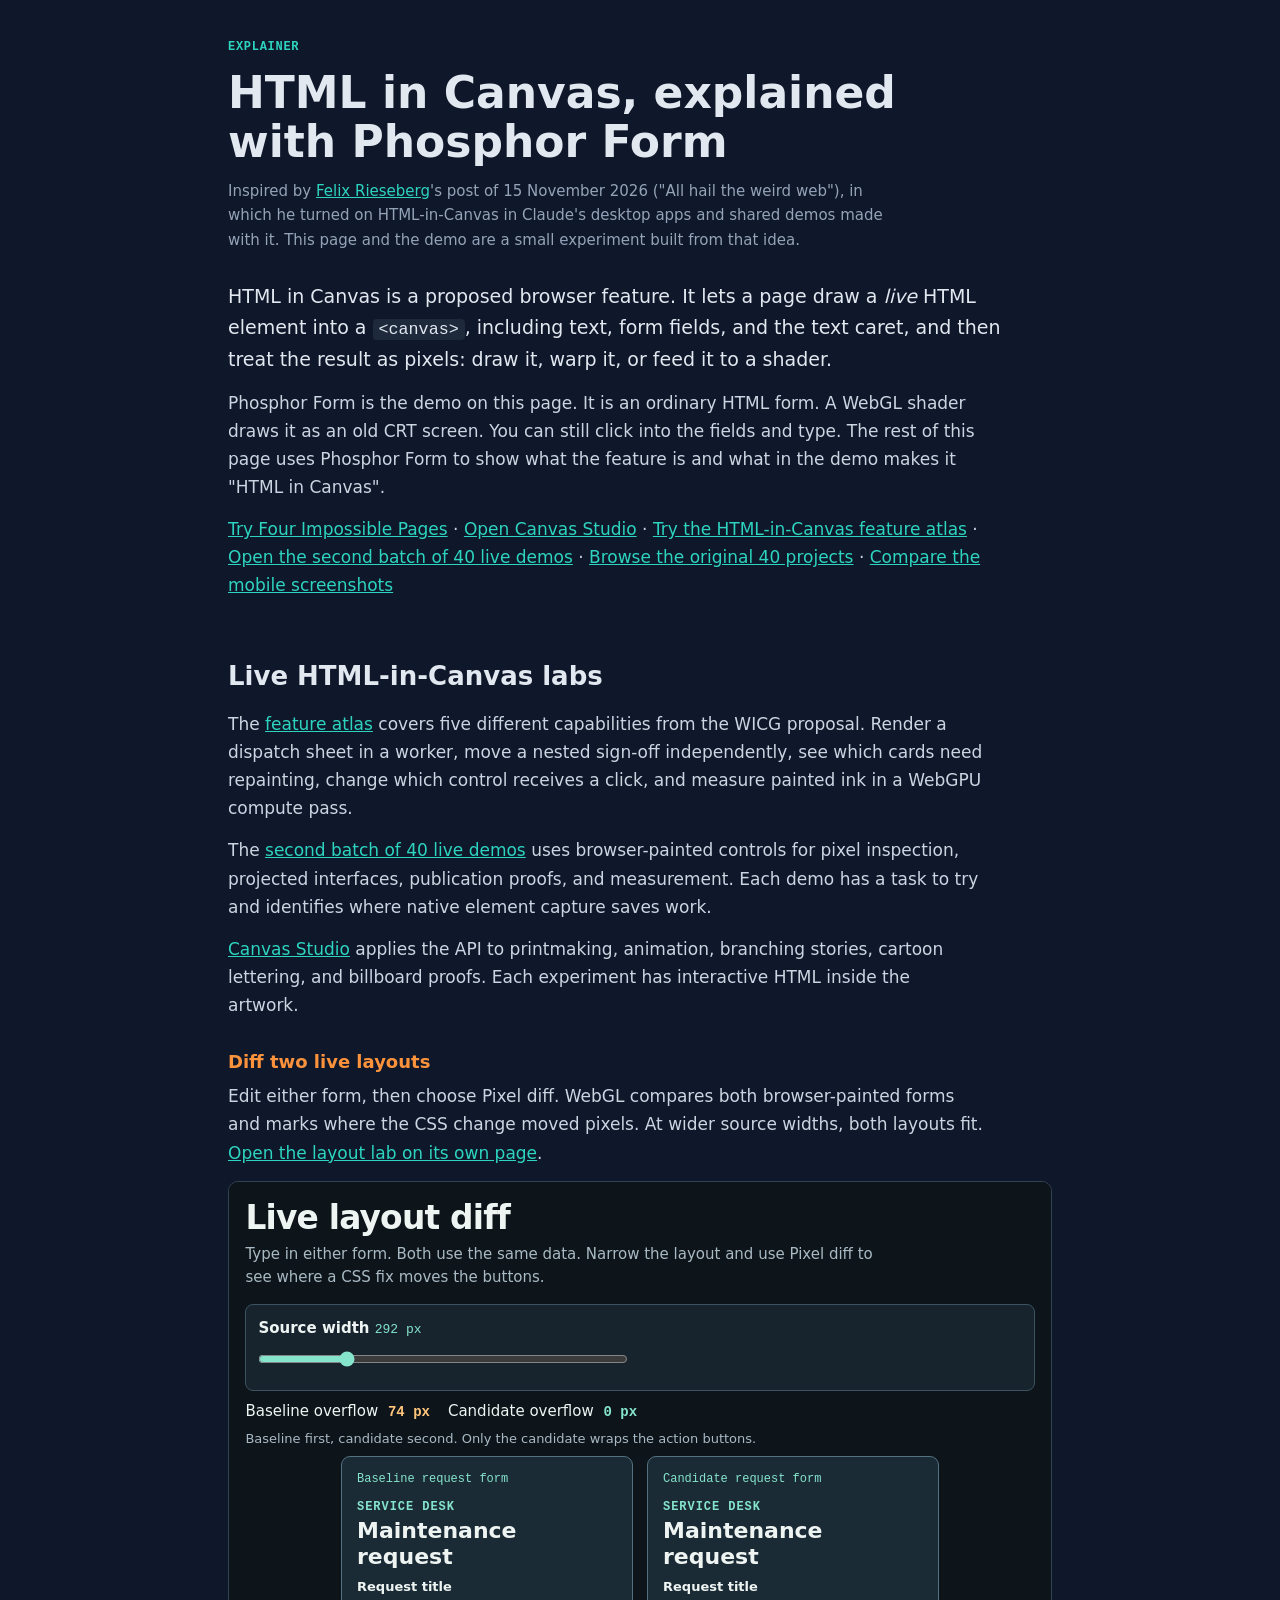
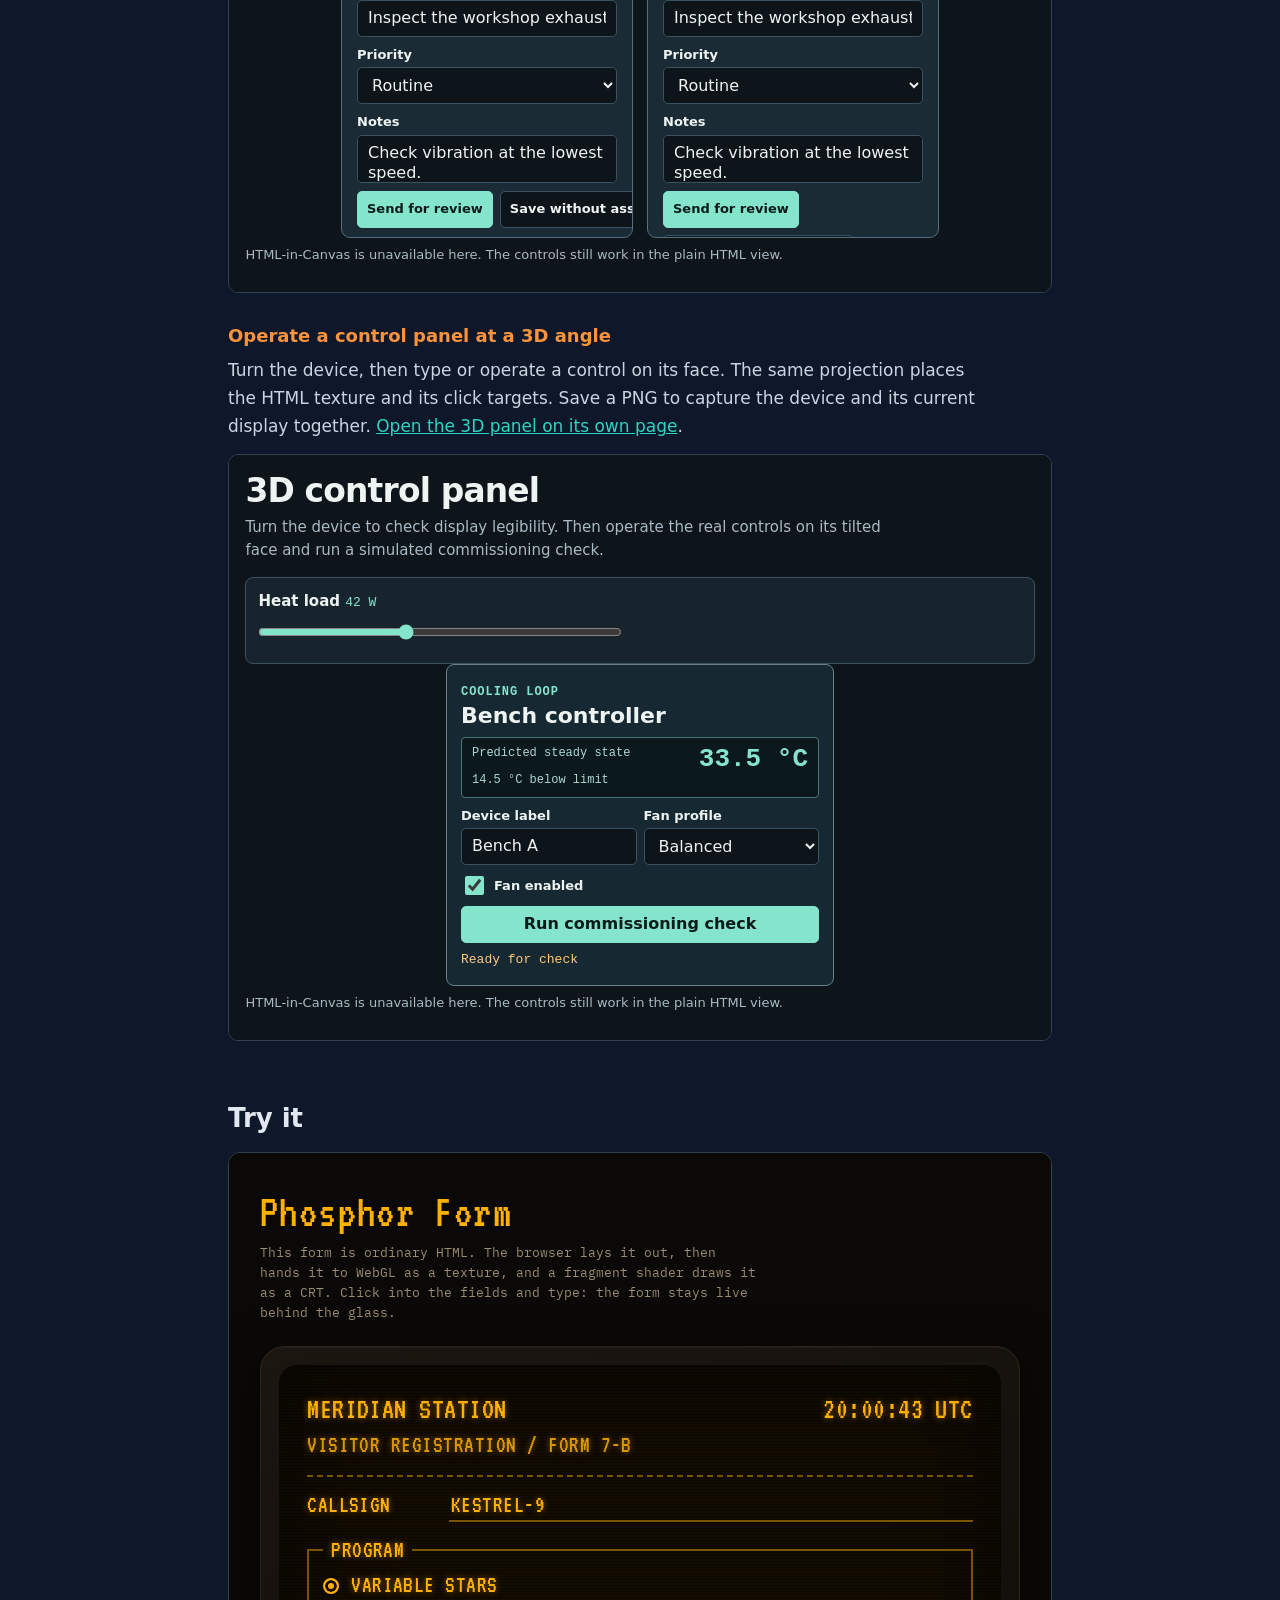
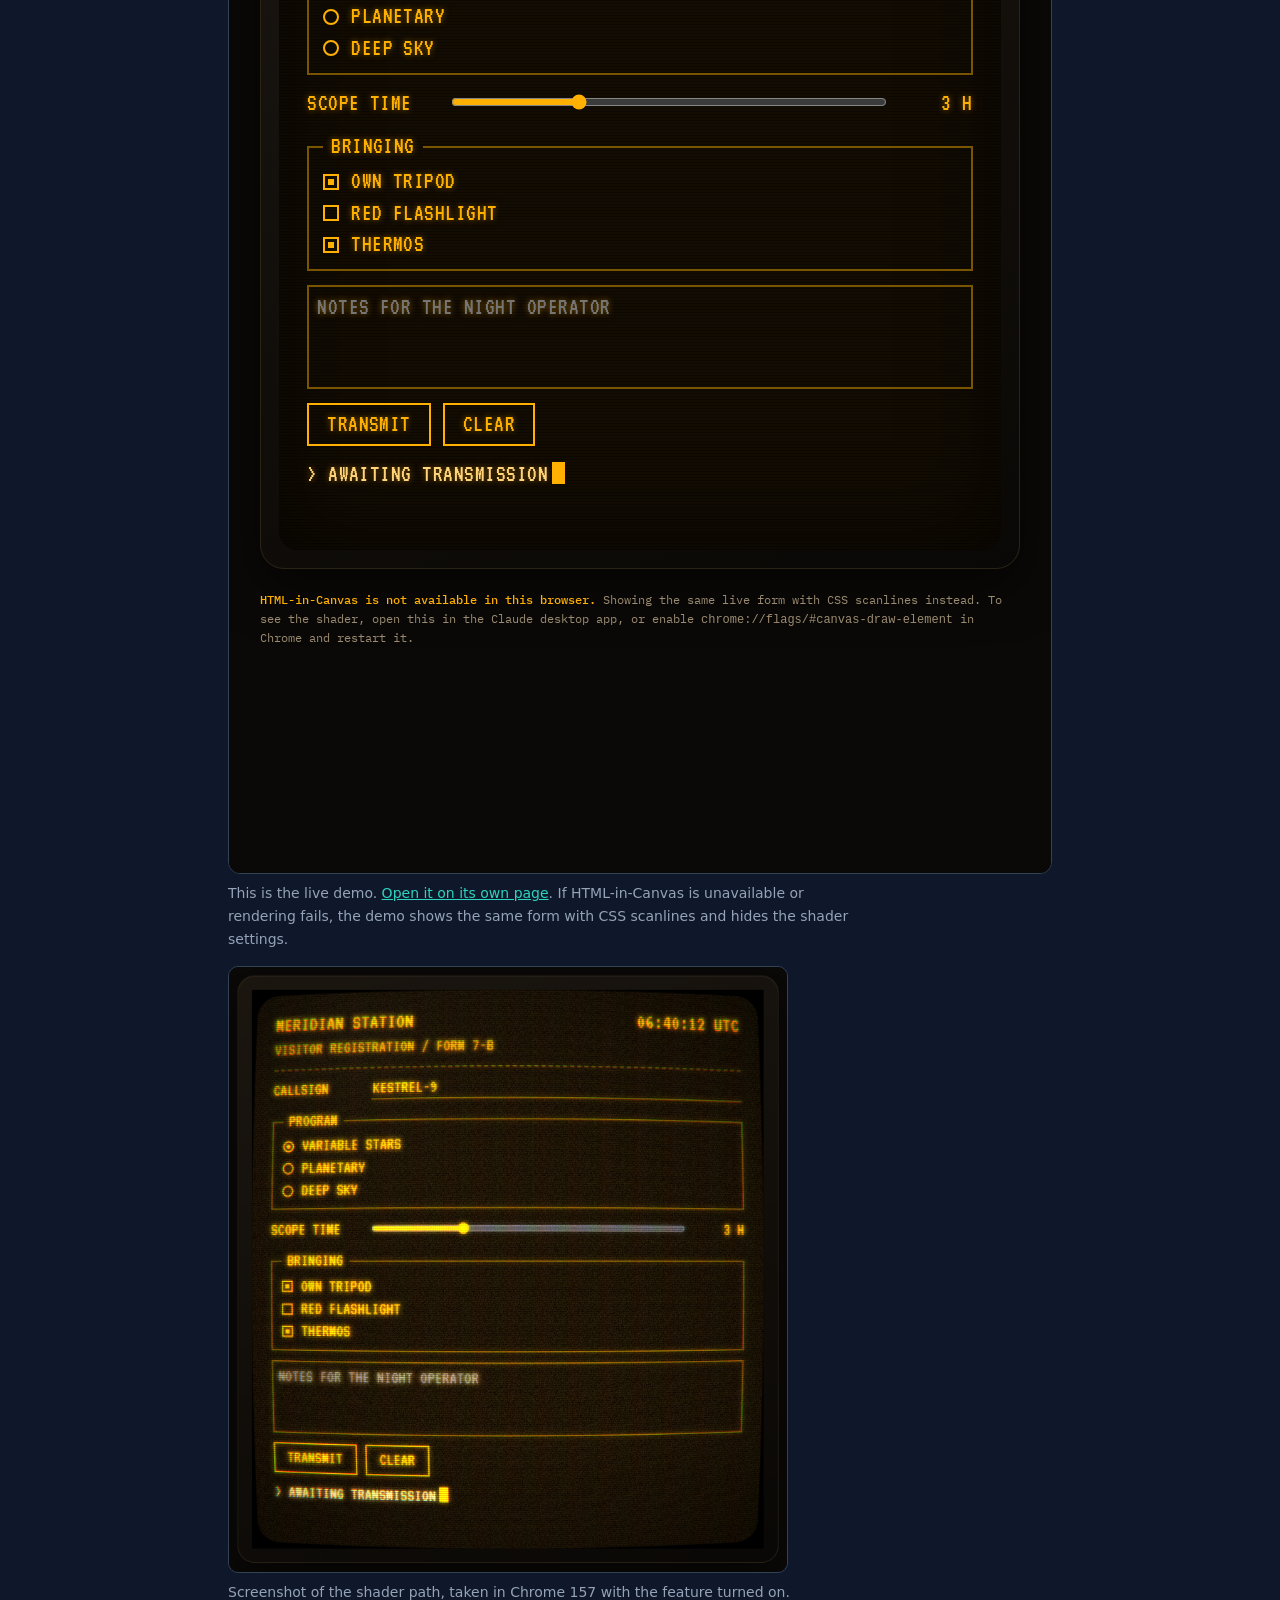
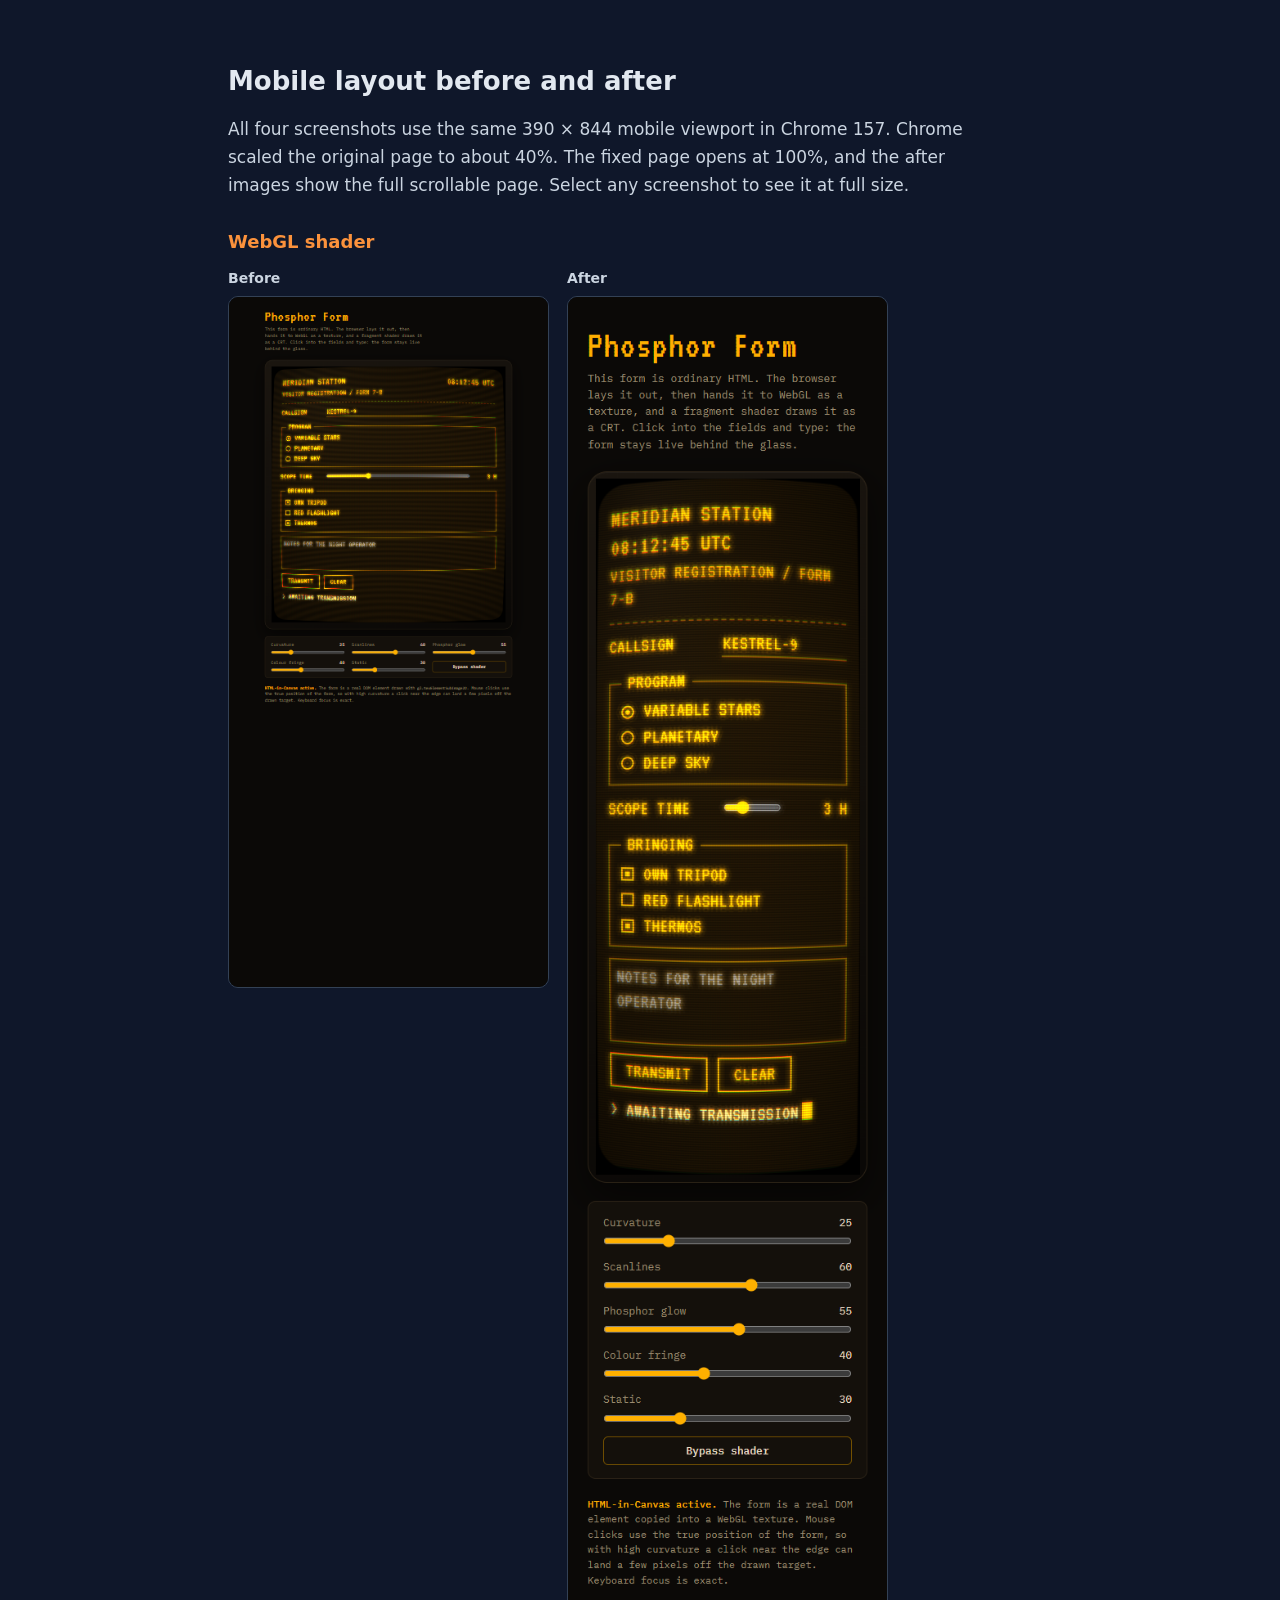
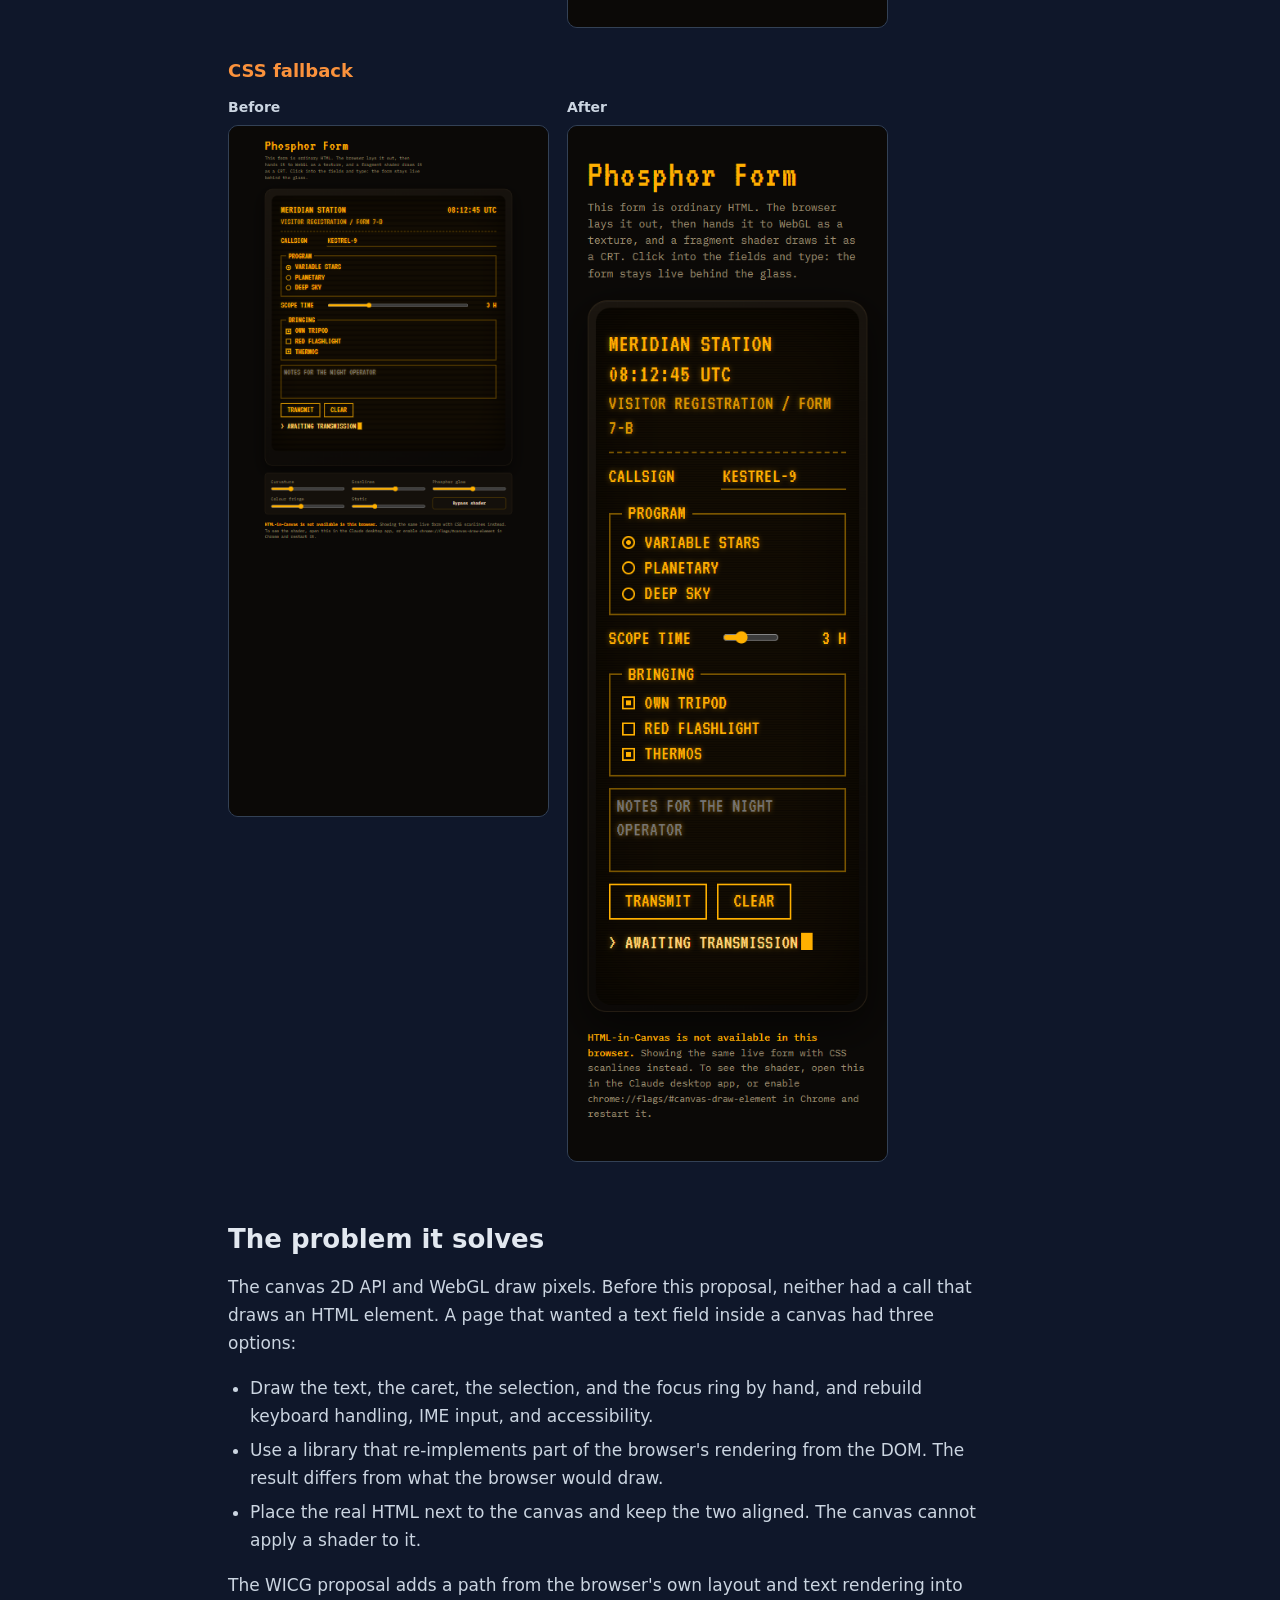
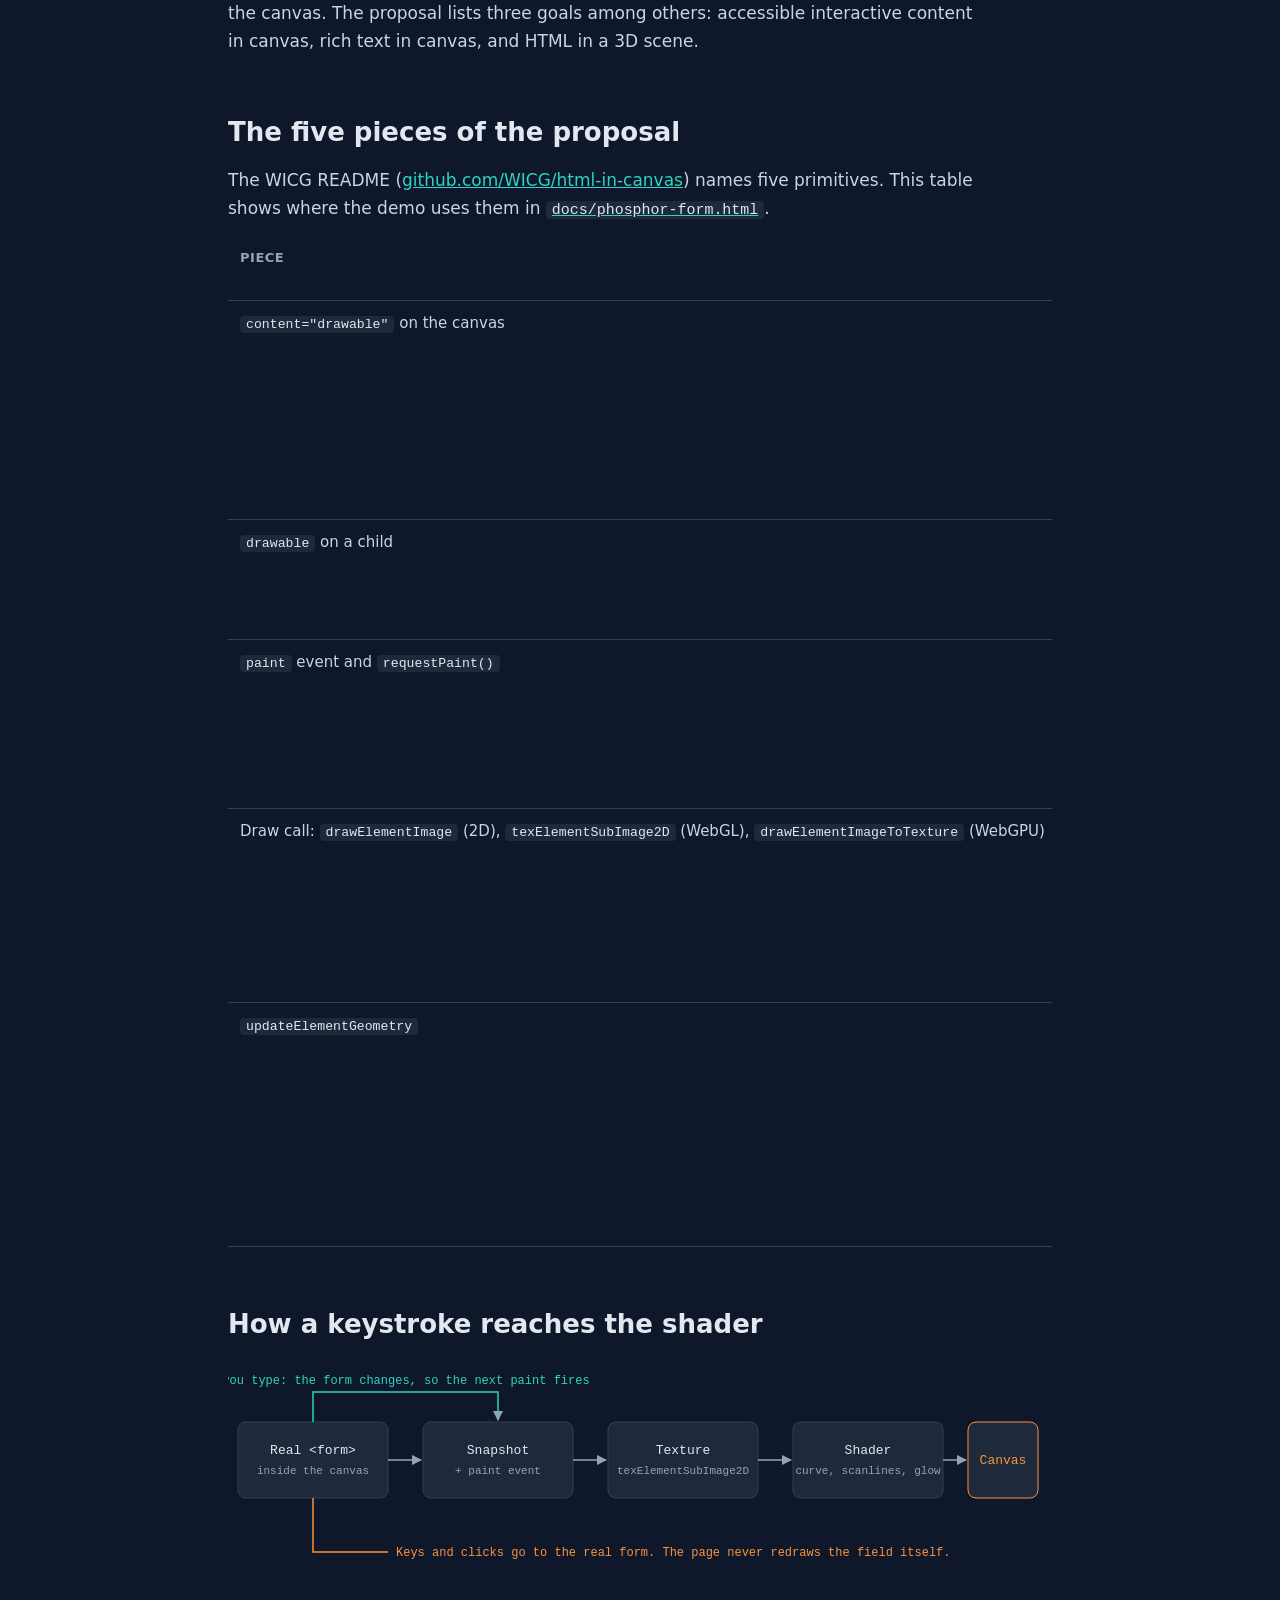
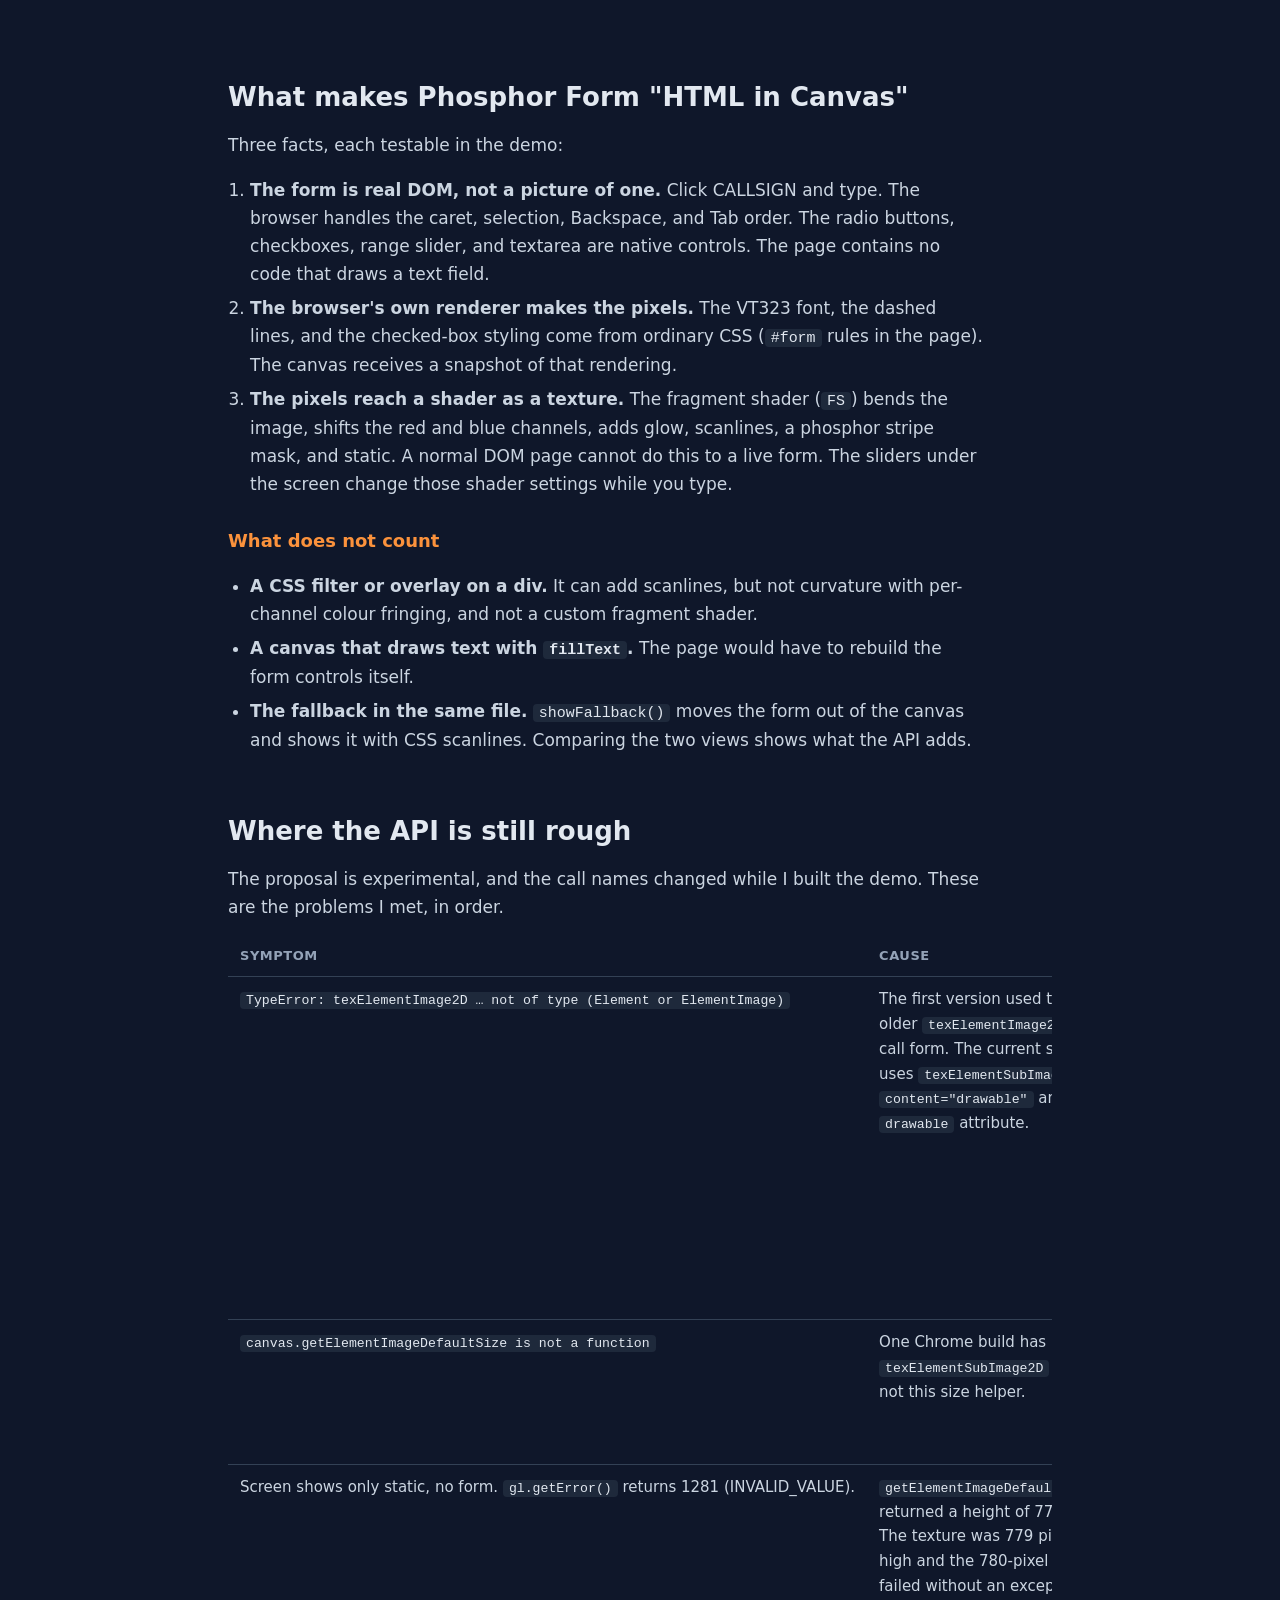
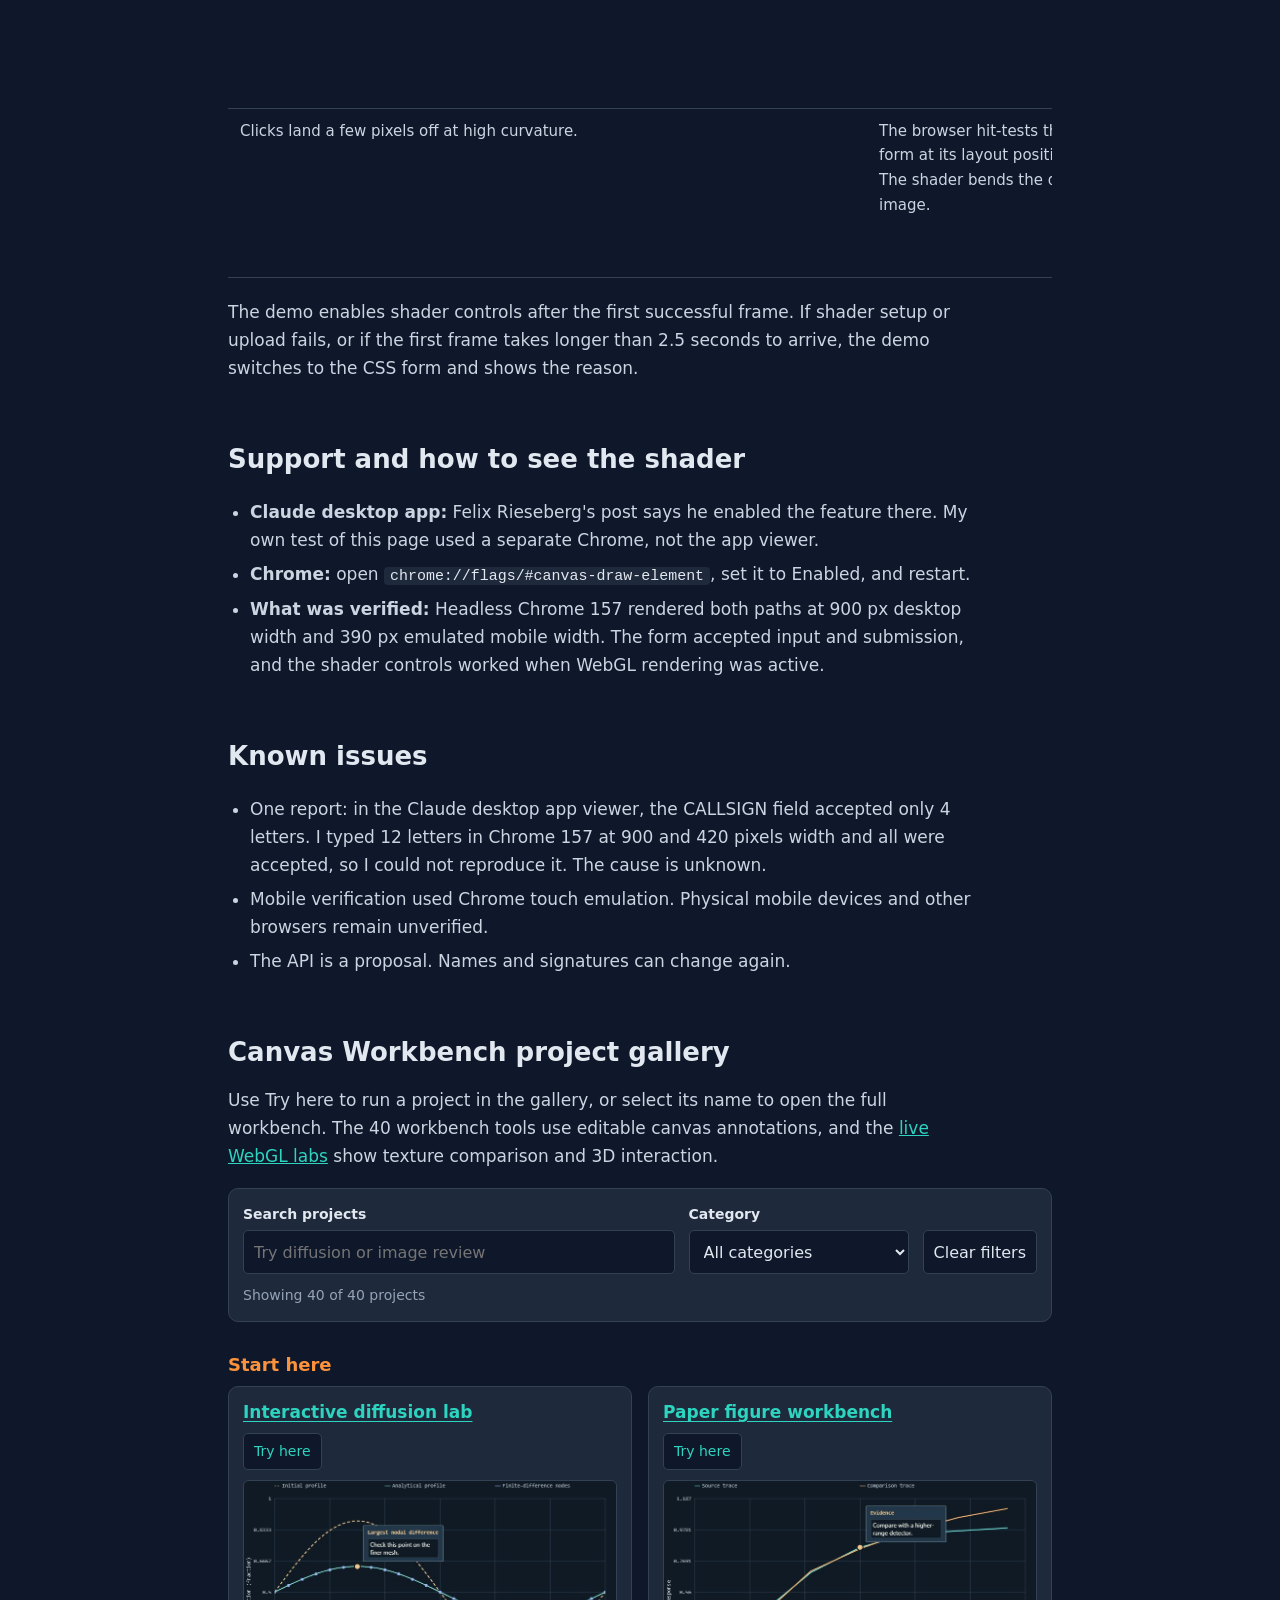
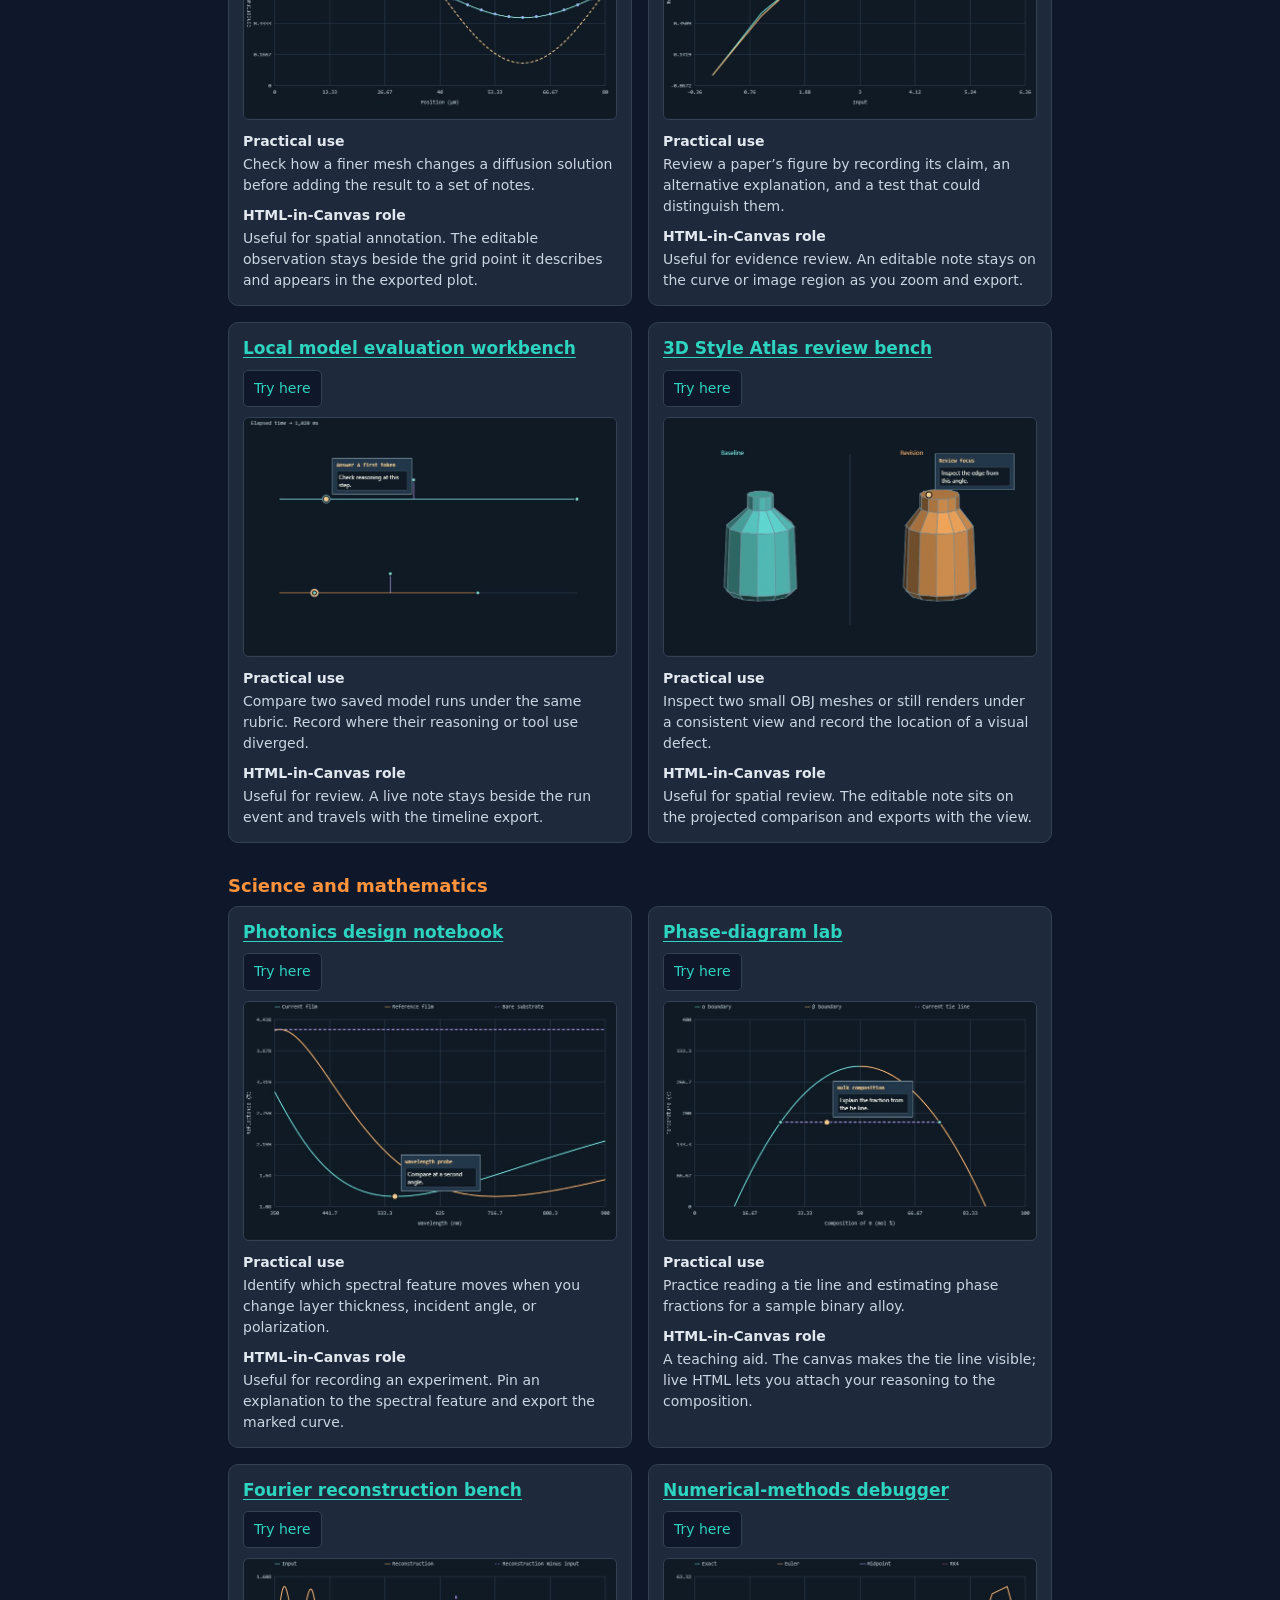
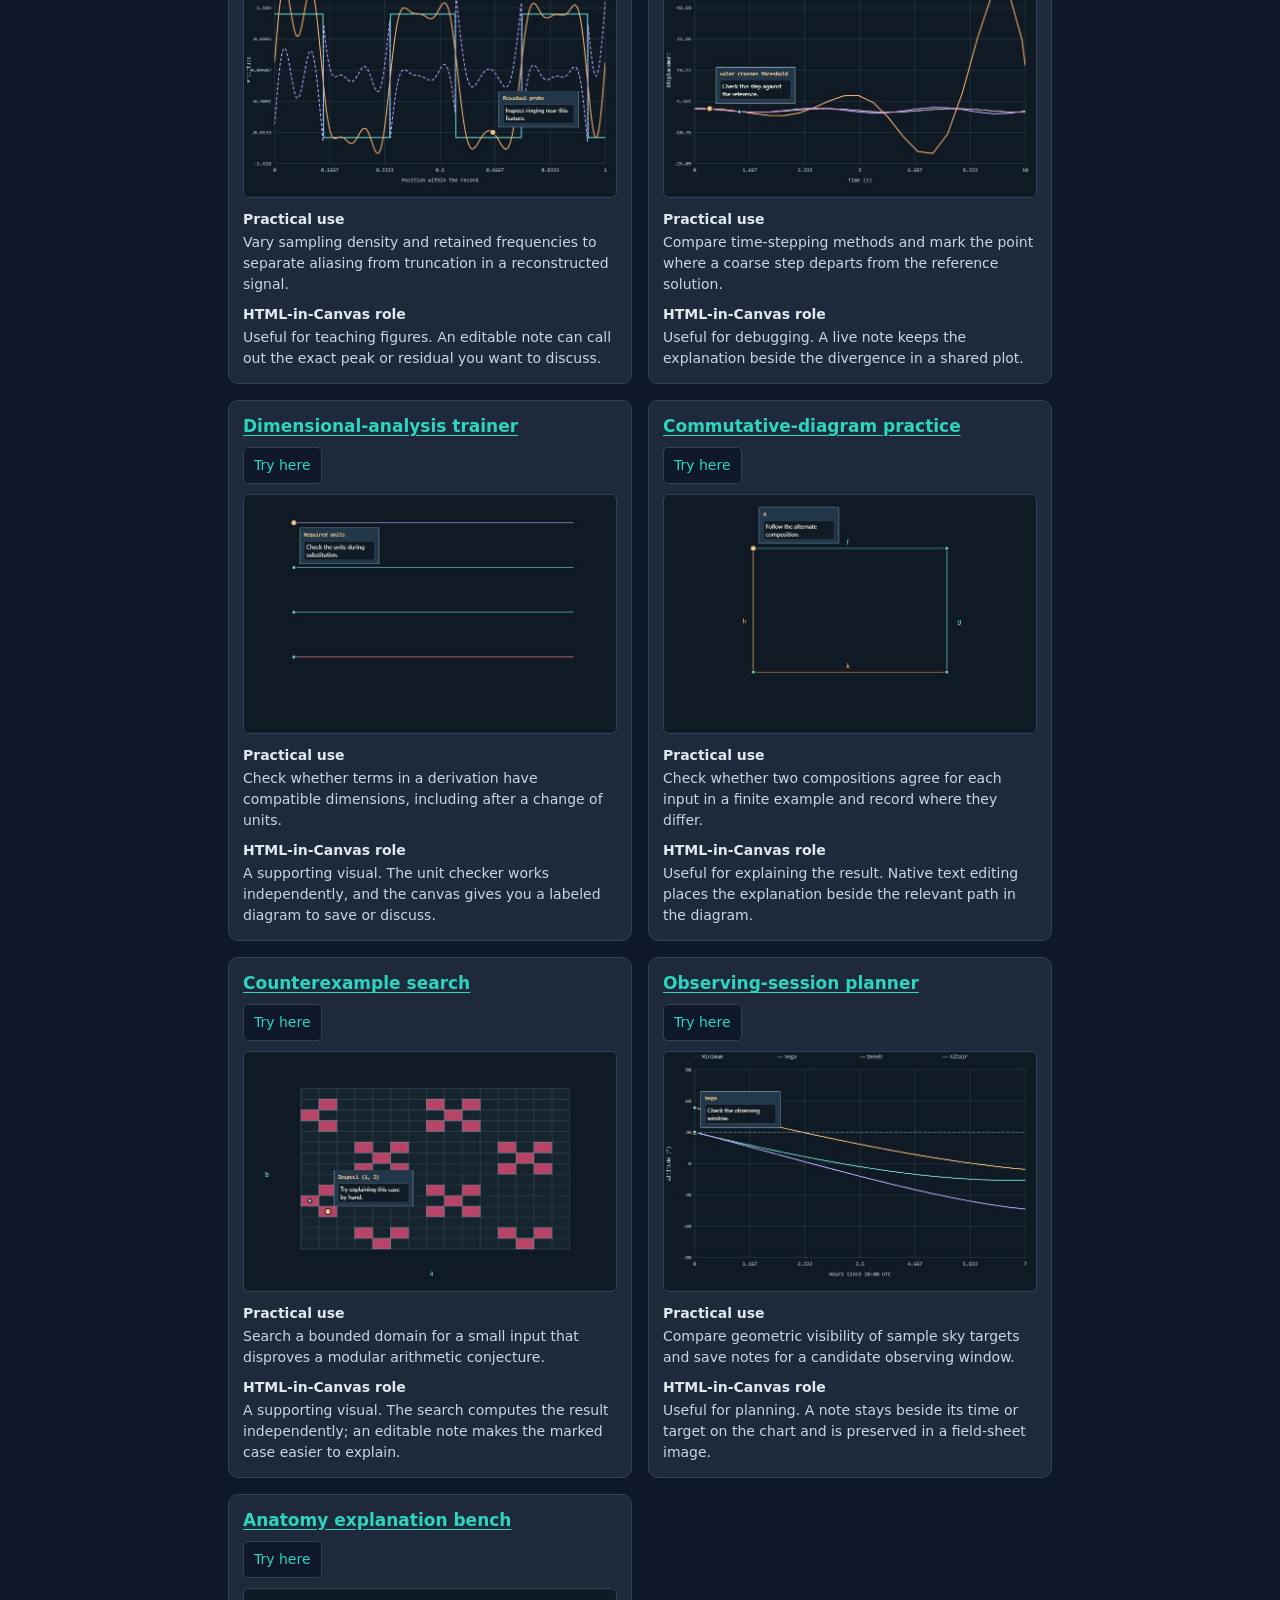
<file: docs/index.html>
<!doctype html>
<html lang="en">
<head>
<meta charset="utf-8">
<meta name="viewport" content="width=device-width, initial-scale=1">
<meta name="color-scheme" content="dark">
<title>HTML in Canvas, explained with Phosphor Form</title>
<style>
:root {
  --bg: #0f172a; --card: #1e293b; --text: #e2e8f0; --text2: #cbd5e1; --muted: #94a3b8;
  --orange: #fb923c; --teal: #2dd4bf; --line: #334155;
  --mono: ui-monospace, "SFMono-Regular", Consolas, "Liberation Mono", monospace;
  --sans: system-ui, -apple-system, "Segoe UI", Roboto, sans-serif;
  color-scheme: dark;
}
* { box-sizing: border-box; }
body { margin: 0; background: var(--bg); color: var(--text2); font: 17px/1.65 var(--sans); }
.wrap { max-width: 860px; margin: 0 auto; padding: 40px max(18px, env(safe-area-inset-right)) 80px max(18px, env(safe-area-inset-left)); }
h1 { font-size: clamp(30px, 6vw, 44px); line-height: 1.12; color: var(--text); margin: 0 0 12px; text-wrap: balance; }
h2 { font-size: 26px; color: var(--text); margin: 56px 0 12px; text-wrap: balance; }
h3 { font-size: 18px; color: var(--orange); margin: 28px 0 6px; }
p { margin: 0 0 14px; max-width: 70ch; }
a { color: var(--teal); }
code { font-family: var(--mono); font-size: .88em; color: var(--text); background: var(--card); padding: 1px 6px; border-radius: 4px; }
pre { background: var(--card); border: 1px solid var(--line); border-radius: 8px; padding: 14px 16px; overflow-x: auto; margin: 12px 0 18px; font: 14px/1.55 var(--mono); color: var(--text); }
pre code { background: none; padding: 0; font-size: inherit; }
.lede { font-size: 19px; color: var(--text); }
.credit { color: var(--muted); font-size: 15px; margin-bottom: 28px; }
.card { background: var(--card); border: 1px solid var(--line); border-radius: 10px; padding: 16px 18px; margin: 16px 0; }
.card p:last-child { margin-bottom: 0; }
.tag { font: 600 12px var(--mono); letter-spacing: .06em; text-transform: uppercase; color: var(--teal); }
.demo { border: 1px solid var(--line); border-radius: 12px; overflow: hidden; background: #0b0907; }
.demo iframe { display: block; width: 100%; height: 1320px; border: 0; }
.live-frame { display: block; width: 100%; height: 820px; border: 1px solid var(--line); border-radius: 10px; background: #0d141a; }
.gallery-preview { margin: 0 0 10px; padding: 6px 10px; border: 1px solid var(--line); border-radius: 5px; background: var(--bg); color: var(--teal); font: inherit; font-size: 14px; cursor: pointer; }
.gallery-project.is-live { grid-column: 1 / -1; }
.gallery-project.is-live .gallery-shot { display: none; }
.demo-note { color: var(--muted); font-size: 14px; margin: 8px 0 0; }
.shot { width: 100%; max-width: 560px; height: auto; border-radius: 10px; border: 1px solid var(--line); display: block; margin: 14px 0 6px; }
.comparison-pair {
  display: grid;
  grid-template-columns: repeat(2, minmax(0, 1fr));
  gap: clamp(10px, 2vw, 18px);
  max-width: 660px;
  margin: 10px 0 20px;
}
.comparison-pair figure { margin: 0; }
.comparison-pair figcaption { font-size: 14px; font-weight: 600; margin-bottom: 6px; }
.comparison-pair a { display: block; border-radius: 10px; }
.comparison-pair img { display: block; width: 100%; height: auto; border: 1px solid var(--line); border-radius: 10px; }
.gallery-nav ul { display: flex; flex-wrap: wrap; gap: 8px 16px; max-width: none; list-style: none; margin: 0; padding: 0; }
.gallery-nav li { margin: 0; }
.gallery-filters {
  display: grid;
  grid-template-columns: minmax(0, 1fr) minmax(0, 220px) auto;
  gap: 10px 14px;
  align-items: end;
  margin: 18px 0 0;
  padding: 14px;
  background: var(--card);
  border: 1px solid var(--line);
  border-radius: 10px;
}
.gallery-filters label { display: grid; min-width: 0; gap: 4px; font-size: 14px; font-weight: 600; color: var(--text); }
.gallery-filters :is(input, select, button) {
  min-width: 0;
  min-height: 44px;
  border: 1px solid var(--line);
  border-radius: 5px;
  padding: 8px 10px;
  background: var(--bg);
  color: var(--text);
  font: 400 16px/1.35 var(--sans);
}
.gallery-filters :is(input, select):focus-visible, .gallery-filters button:focus-visible { outline: 2px solid var(--teal); outline-offset: 2px; }
.gallery-filters button { cursor: pointer; }
.gallery-filters button:hover { border-color: var(--teal); }
.gallery-filters output { grid-column: 1 / -1; color: var(--muted); font-size: 14px; }
#gallery-empty { margin: 16px 0; }
.gallery-filters[hidden], .gallery-grid[hidden], .gallery-project[hidden] { display: none; }
.gallery-grid { display: grid; grid-template-columns: repeat(2, minmax(0, 1fr)); gap: 16px; }
.gallery-project {
  min-width: 0;
  padding: 14px;
  border: 1px solid var(--line);
  border-radius: 10px;
  background: var(--card);
}
.gallery-project h4 { margin: 0 0 10px; font-size: 17px; line-height: 1.3; }
.gallery-project h4 a { text-underline-offset: 3px; }
.gallery-shot { display: block; }
.gallery-shot img { display: block; width: 100%; height: auto; border: 1px solid var(--line); border-radius: 6px; background: #101a25; }
.gallery-project dl { margin: 11px 0 0; font-size: 14px; line-height: 1.5; }
.gallery-project dl div + div { margin-top: 9px; }
.gallery-project dt { color: var(--text); font-weight: 600; }
.gallery-project dd { margin: 2px 0 0; }
@media (max-width: 650px) {
  .gallery-filters { grid-template-columns: minmax(0, 1fr) auto; gap: 10px; }
  .gallery-filters label { grid-column: 1 / -1; }
  .gallery-filters button { grid-area: 3 / 2; }
  .gallery-filters output { grid-area: 3 / 1; align-self: center; }
  .gallery-grid { grid-template-columns: minmax(0, 1fr); gap: 12px; }
}
.tbl { overflow-x: auto; margin: 14px 0 20px; }
table { border-collapse: collapse; width: 100%; min-width: 640px; font-size: 15px; }
th, td { text-align: left; vertical-align: top; padding: 10px 12px; border-bottom: 1px solid var(--line); }
th { color: var(--muted); font-weight: 600; font-size: 13px; letter-spacing: .04em; text-transform: uppercase; }
td:first-child { white-space: nowrap; }
svg text { font-family: var(--mono); }
ol, ul { max-width: 70ch; padding-left: 1.3em; }
li { margin-bottom: 6px; }
.fig { overflow-x: auto; margin: 16px 0; }
</style>
<script defer src="gallery.js"></script>
</head>
<body>
<main class="wrap">

<p class="tag">Explainer</p>
<h1>HTML in Canvas, explained with Phosphor Form</h1>
<p class="credit">Inspired by <a href="https://x.com/felixrieseberg">Felix Rieseberg</a>'s post of 15 November 2026 ("All hail the weird web"), in which he turned on HTML-in-Canvas in Claude's desktop apps and shared demos made with it. This page and the demo are a small experiment built from that idea.</p>

<p class="lede">HTML in Canvas is a proposed browser feature. It lets a page draw a <em>live</em> HTML element into a <code>&lt;canvas&gt;</code>, including text, form fields, and the text caret, and then treat the result as pixels: draw it, warp it, or feed it to a shader.</p>
<p>Phosphor Form is the demo on this page. It is an ordinary HTML form. A WebGL shader draws it as an old CRT screen. You can still click into the fields and type. The rest of this page uses Phosphor Form to show what the feature is and what in the demo makes it "HTML in Canvas".</p>
<p><a href="live/oddities/">Try Four Impossible Pages</a> · <a href="live/studio/">Open Canvas Studio</a> · <a href="live/atlas/">Try the HTML-in-Canvas feature atlas</a> · <a href="live/batch-two/index.html">Open the second batch of 40 live demos</a> · <a href="#workbench-gallery">Browse the original 40 projects</a> · <a href="#mobile-comparison">Compare the mobile screenshots</a></p>

<section aria-labelledby="live-labs">
  <h2 id="live-labs">Live HTML-in-Canvas labs</h2>
  <p>The <a href="live/atlas/">feature atlas</a> covers five different capabilities from the WICG proposal. Render a dispatch sheet in a worker, move a nested sign-off independently, see which cards need repainting, change which control receives a click, and measure painted ink in a WebGPU compute pass.</p>
  <p>The <a href="live/batch-two/index.html">second batch of 40 live demos</a> uses browser-painted controls for pixel inspection, projected interfaces, publication proofs, and measurement. Each demo has a task to try and identifies where native element capture saves work.</p>
  <p><a href="live/studio/">Canvas Studio</a> applies the API to printmaking, animation, branching stories, cartoon lettering, and billboard proofs. Each experiment has interactive HTML inside the artwork.</p>
  <h3>Diff two live layouts</h3>
  <p>Edit either form, then choose Pixel diff. WebGL compares both browser-painted forms and marks where the CSS change moved pixels. At wider source widths, both layouts fit. <a href="live/layout.html">Open the layout lab on its own page</a>.</p>
  <iframe class="live-frame" src="live/layout.html" title="Live layout diff lab" loading="lazy"></iframe>

  <h3>Operate a control panel at a 3D angle</h3>
  <p>Turn the device, then type or operate a control on its face. The same projection places the HTML texture and its click targets. Save a PNG to capture the device and its current display together. <a href="live/panel.html">Open the 3D panel on its own page</a>.</p>
  <iframe class="live-frame" src="live/panel.html" title="Live 3D control panel lab" loading="lazy"></iframe>
</section>

<h2>Try it</h2>
<div class="demo">
  <iframe src="phosphor-form.html" title="Phosphor Form live demo" loading="lazy"></iframe>
</div>
<p class="demo-note">This is the live demo. <a href="phosphor-form.html">Open it on its own page</a>. If HTML-in-Canvas is unavailable or rendering fails, the demo shows the same form with CSS scanlines and hides the shader settings.</p>
<img class="shot" src="screenshot.png" alt="Phosphor Form drawn as an amber CRT screen: station registration form with callsign field, program radio buttons, scope time slider, equipment checkboxes, notes box, and transmit and clear buttons.">
<p class="demo-note">Screenshot of the shader path, taken in Chrome 157 with the feature turned on.</p>

<section aria-labelledby="mobile-comparison">
  <h2 id="mobile-comparison">Mobile layout before and after</h2>
  <p>All four screenshots use the same 390 × 844 mobile viewport in Chrome 157. Chrome scaled the original page to about 40%. The fixed page opens at 100%, and the after images show the full scrollable page. Select any screenshot to see it at full size.</p>

  <h3>WebGL shader</h3>
  <div class="comparison-pair">
    <figure>
      <figcaption>Before</figcaption>
      <a href="screenshots/mobile-shader-before.png"><img src="screenshots/mobile-shader-before.png" width="390" height="844" loading="lazy" alt="Before the fix, the CRT form is zoomed out and shader sliders are packed into three columns."></a>
    </figure>
    <figure>
      <figcaption>After</figcaption>
      <a href="screenshots/mobile-shader-after.png"><img src="screenshots/mobile-shader-after.png" width="390" height="1626" loading="lazy" alt="After the fix, the CRT form fills the mobile width and shader sliders stack beneath it."></a>
    </figure>
  </div>

  <h3>CSS fallback</h3>
  <div class="comparison-pair">
    <figure>
      <figcaption>Before</figcaption>
      <a href="screenshots/mobile-fallback-before.png"><img src="screenshots/mobile-fallback-before.png" width="390" height="844" loading="lazy" alt="Before the fix, the CSS form is zoomed out and shows inactive shader sliders."></a>
    </figure>
    <figure>
      <figcaption>After</figcaption>
      <a href="screenshots/mobile-fallback-after.png"><img src="screenshots/mobile-fallback-after.png" width="390" height="1265" loading="lazy" alt="After the fix, the CSS form fills the mobile width and the fallback message sits directly beneath it."></a>
    </figure>
  </div>
</section>

<h2>The problem it solves</h2>
<p>The canvas 2D API and WebGL draw pixels. Before this proposal, neither had a call that draws an HTML element. A page that wanted a text field inside a canvas had three options:</p>
<ul>
  <li>Draw the text, the caret, the selection, and the focus ring by hand, and rebuild keyboard handling, IME input, and accessibility.</li>
  <li>Use a library that re-implements part of the browser's rendering from the DOM. The result differs from what the browser would draw.</li>
  <li>Place the real HTML next to the canvas and keep the two aligned. The canvas cannot apply a shader to it.</li>
</ul>
<p>The WICG proposal adds a path from the browser's own layout and text rendering into the canvas. The proposal lists three goals among others: accessible interactive content in canvas, rich text in canvas, and HTML in a 3D scene.</p>

<h2>The five pieces of the proposal</h2>
<p>The WICG README (<a href="https://github.com/WICG/html-in-canvas">github.com/WICG/html-in-canvas</a>) names five primitives. This table shows where the demo uses them in <a href="phosphor-form.html"><code>docs/phosphor-form.html</code></a>.</p>
<div class="tbl">
<table>
  <thead><tr><th>Piece</th><th>What it does</th><th>In Phosphor Form</th></tr></thead>
  <tbody>
    <tr><td><code>content="drawable"</code> on the canvas</td><td>Makes the canvas children real, laid-out HTML instead of fallback content.</td><td><code>&lt;canvas id="crt" content="drawable" layoutsubtree&gt;</code>. The older <code>layoutsubtree</code> attribute stays for older builds.</td></tr>
    <tr><td><code>drawable</code> on a child</td><td>Marks which child can be drawn.</td><td><code>&lt;form id="form" drawable&gt;</code>. The whole form is one drawable element.</td></tr>
    <tr><td><code>paint</code> event and <code>requestPaint()</code></td><td>Tells the page when the HTML changed, so the page can redraw.</td><td>The <code>paint()</code> handler copies the form into a texture. Typing, the blinking cursor, and the clock each trigger the event. <code>fit()</code> requests a paint after sizing the canvas.</td></tr>
    <tr><td>Draw call: <code>drawElementImage</code> (2D), <code>texElementSubImage2D</code> (WebGL), <code>drawElementImageToTexture</code> (WebGPU)</td><td>Copies the latest snapshot of the element into the canvas or a texture.</td><td>The first upload strategy in <code>startShader()</code> calls <code>gl.texElementSubImage2D(gl.TEXTURE_2D, 0, 0, 0, form)</code>.</td></tr>
    <tr><td><code>updateElementGeometry</code></td><td>Tells the browser where the element was drawn, so mouse hits and accessibility match.</td><td><code>paint()</code> calls it with an identity transform. With a WebGL canvas the page must call it, because the browser cannot know the layout of the texture on screen.</td></tr>
  </tbody>
</table>
</div>

<h2>How a keystroke reaches the shader</h2>
<div class="fig">
<svg viewBox="0 0 820 250" width="820" role="img" aria-label="Pipeline: the form in the DOM is laid out and snapshotted by the browser; a paint event fires; texElementSubImage2D copies the snapshot to a WebGL texture; the fragment shader draws the CRT image into the canvas. Keyboard events go straight to the real form. A loop arrow shows that the changed form triggers the next paint event.">
  <defs><marker id="ar" viewBox="0 0 10 10" refX="9" refY="5" markerWidth="7" markerHeight="7" orient="auto-start-reverse"><path d="M0 0L10 5L0 10z" fill="#94a3b8"/></marker></defs>
  <g fill="#1e293b" stroke="#334155">
    <rect x="10" y="60" width="150" height="76" rx="8"/>
    <rect x="195" y="60" width="150" height="76" rx="8"/>
    <rect x="380" y="60" width="150" height="76" rx="8"/>
    <rect x="565" y="60" width="150" height="76" rx="8"/>
  </g>
  <g fill="#e2e8f0" font-size="13" text-anchor="middle">
    <text x="85" y="92">Real &lt;form&gt;</text><text x="85" y="112" fill="#94a3b8" font-size="11">inside the canvas</text>
    <text x="270" y="92">Snapshot</text><text x="270" y="112" fill="#94a3b8" font-size="11">+ paint event</text>
    <text x="455" y="92">Texture</text><text x="455" y="112" fill="#94a3b8" font-size="11">texElementSubImage2D</text>
    <text x="640" y="92">Shader</text><text x="640" y="112" fill="#94a3b8" font-size="11">curve, scanlines, glow</text>
  </g>
  <g stroke="#94a3b8" stroke-width="1.5" fill="none" marker-end="url(#ar)">
    <path d="M160 98H193"/><path d="M345 98H378"/><path d="M530 98H563"/>
  </g>
  <rect x="740" y="60" width="70" height="76" rx="8" fill="#1e293b" stroke="#fb923c"/>
  <text x="775" y="102" fill="#fb923c" font-size="13" text-anchor="middle">Canvas</text>
  <path d="M715 98H738" stroke="#94a3b8" stroke-width="1.5" marker-end="url(#ar)"/>
  <path d="M85 60V30H270V58" stroke="#2dd4bf" stroke-width="1.5" fill="none" marker-end="url(#ar)"/>
  <text x="178" y="22" fill="#2dd4bf" font-size="12" text-anchor="middle">you type: the form changes, so the next paint fires</text>
  <path d="M85 136V190H160" stroke="#fb923c" stroke-width="1.5" fill="none"/>
  <text x="168" y="194" fill="#fb923c" font-size="12">Keys and clicks go to the real form. The page never redraws the field itself.</text>
</svg>
</div>

<h2>What makes Phosphor Form "HTML in Canvas"</h2>
<p>Three facts, each testable in the demo:</p>
<ol>
  <li><strong>The form is real DOM, not a picture of one.</strong> Click CALLSIGN and type. The browser handles the caret, selection, Backspace, and Tab order. The radio buttons, checkboxes, range slider, and textarea are native controls. The page contains no code that draws a text field.</li>
  <li><strong>The browser's own renderer makes the pixels.</strong> The VT323 font, the dashed lines, and the checked-box styling come from ordinary CSS (<code>#form</code> rules in the page). The canvas receives a snapshot of that rendering.</li>
  <li><strong>The pixels reach a shader as a texture.</strong> The fragment shader (<code>FS</code>) bends the image, shifts the red and blue channels, adds glow, scanlines, a phosphor stripe mask, and static. A normal DOM page cannot do this to a live form. The sliders under the screen change those shader settings while you type.</li>
</ol>

<h3>What does not count</h3>
<ul>
  <li><strong>A CSS filter or overlay on a div.</strong> It can add scanlines, but not curvature with per-channel colour fringing, and not a custom fragment shader.</li>
  <li><strong>A canvas that draws text with <code>fillText</code>.</strong> The page would have to rebuild the form controls itself.</li>
  <li><strong>The fallback in the same file.</strong> <code>showFallback()</code> moves the form out of the canvas and shows it with CSS scanlines. Comparing the two views shows what the API adds.</li>
</ul>

<h2>Where the API is still rough</h2>
<p>The proposal is experimental, and the call names changed while I built the demo. These are the problems I met, in order.</p>
<div class="tbl">
<table>
  <thead><tr><th>Symptom</th><th>Cause</th><th>Fix</th></tr></thead>
  <tbody>
    <tr><td><code>TypeError: texElementImage2D … not of type (Element or ElementImage)</code></td><td>The first version used the older <code>texElementImage2D</code> call form. The current spec uses <code>texElementSubImage2D</code>, <code>content="drawable"</code> and the <code>drawable</code> attribute.</td><td>Try the current signature first and keep the two older call forms as alternatives when the browser exposes them.</td></tr>
    <tr><td><code>canvas.getElementImageDefaultSize is not a function</code></td><td>One Chrome build has <code>texElementSubImage2D</code> but not this size helper.</td><td>Use the canvas size when the helper is missing.</td></tr>
    <tr><td>Screen shows only static, no form. <code>gl.getError()</code> returns 1281 (INVALID_VALUE).</td><td><code>getElementImageDefaultSize</code> returned a height of 779.58. The texture was 779 pixels high and the 780-pixel copy failed without an exception.</td><td>Round the size up with <code>Math.ceil</code> and check WebGL errors after allocation and upload.</td></tr>
    <tr><td>Clicks land a few pixels off at high curvature.</td><td>The browser hit-tests the form at its layout position. The shader bends the drawn image.</td><td>Not fixed. The page says so. Keyboard focus is exact.</td></tr>
  </tbody>
</table>
</div>
<p>The demo enables shader controls after the first successful frame. If shader setup or upload fails, or if the first frame takes longer than 2.5 seconds to arrive, the demo switches to the CSS form and shows the reason.</p>

<h2>Support and how to see the shader</h2>
<ul>
  <li><strong>Claude desktop app:</strong> Felix Rieseberg's post says he enabled the feature there. My own test of this page used a separate Chrome, not the app viewer.</li>
  <li><strong>Chrome:</strong> open <code>chrome://flags/#canvas-draw-element</code>, set it to Enabled, and restart.</li>
  <li><strong>What was verified:</strong> Headless Chrome 157 rendered both paths at 900 px desktop width and 390 px emulated mobile width. The form accepted input and submission, and the shader controls worked when WebGL rendering was active.</li>
</ul>

<h2>Known issues</h2>
<ul>
  <li>One report: in the Claude desktop app viewer, the CALLSIGN field accepted only 4 letters. I typed 12 letters in Chrome 157 at 900 and 420 pixels width and all were accepted, so I could not reproduce it. The cause is unknown.</li>
  <li>Mobile verification used Chrome touch emulation. Physical mobile devices and other browsers remain unverified.</li>
  <li>The API is a proposal. Names and signatures can change again.</li>
</ul>

<section aria-labelledby="workbench-gallery">
  <h2 id="workbench-gallery">Canvas Workbench project gallery</h2>
  <p>Use Try here to run a project in the gallery, or select its name to open the full workbench. The 40 workbench tools use editable canvas annotations, and the <a href="#live-labs">live WebGL labs</a> show texture comparison and 3D interaction.</p>
  <form class="gallery-filters" aria-label="Filter gallery projects" hidden>
    <label for="gallery-search">
      Search projects
      <input id="gallery-search" type="search" placeholder="Try diffusion or image review" autocomplete="off">
    </label>
    <label for="gallery-category">
      Category
      <select id="gallery-category">
        <option value="">All categories</option>
      </select>
    </label>
    <button type="button" id="gallery-clear">Clear filters</button>
    <output for="gallery-search gallery-category" id="gallery-count" role="status"></output>
  </form>
  <p id="gallery-empty" hidden>No projects match. Try a different search or clear the filters.</p>
  <nav class="gallery-nav" aria-label="Gallery categories">
    <ul>
      <li><a href="#gallery-start">Start here</a></li>
      <li><a href="#gallery-science">Science and mathematics</a></li>
      <li><a href="#gallery-learning">Learning and research</a></li>
      <li><a href="#gallery-software">Software and media</a></li>
      <li><a href="#gallery-practical">Decisions and practical work</a></li>
    </ul>
  </nav>

  <h3 id="gallery-start">Start here</h3>
  <div class="gallery-grid">
    <article class="gallery-project">
      <h4><a href="workbench/index.html#diffusion-lab">Interactive diffusion lab</a></h4>
      <a class="gallery-shot" href="screenshots/workbench/01-diffusion-lab.jpg"><img src="screenshots/workbench/01-diffusion-lab.jpg" width="764" height="489" loading="lazy" decoding="async" alt="Analytical concentration curve and finite-difference nodes with a pinned observation"></a>
      <dl>
        <div><dt>Practical use</dt><dd>Check how a finer mesh changes a diffusion solution before adding the result to a set of notes.</dd></div>
        <div><dt>HTML-in-Canvas role</dt><dd>Useful for spatial annotation. The editable observation stays beside the grid point it describes and appears in the exported plot.</dd></div>
      </dl>
    </article>
    <article class="gallery-project">
      <h4><a href="workbench/index.html#paper-figure-workbench">Paper figure workbench</a></h4>
      <a class="gallery-shot" href="screenshots/workbench/02-paper-figure-workbench.jpg"><img src="screenshots/workbench/02-paper-figure-workbench.jpg" width="764" height="489" loading="lazy" decoding="async" alt="Two digitized response curves with an editable evidence note"></a>
      <dl>
        <div><dt>Practical use</dt><dd>Review a paper’s figure by recording its claim, an alternative explanation, and a test that could distinguish them.</dd></div>
        <div><dt>HTML-in-Canvas role</dt><dd>Useful for evidence review. An editable note stays on the curve or image region as you zoom and export.</dd></div>
      </dl>
    </article>
    <article class="gallery-project">
      <h4><a href="workbench/index.html#local-model-evaluation">Local model evaluation workbench</a></h4>
      <a class="gallery-shot" href="screenshots/workbench/03-local-model-evaluation.jpg"><img src="screenshots/workbench/03-local-model-evaluation.jpg" width="764" height="489" loading="lazy" decoding="async" alt="Model run timeline with an editable evaluation note"></a>
      <dl>
        <div><dt>Practical use</dt><dd>Compare two saved model runs under the same rubric. Record where their reasoning or tool use diverged.</dd></div>
        <div><dt>HTML-in-Canvas role</dt><dd>Useful for review. A live note stays beside the run event and travels with the timeline export.</dd></div>
      </dl>
    </article>
    <article class="gallery-project">
      <h4><a href="workbench/index.html#style-atlas-review">3D Style Atlas review bench</a></h4>
      <a class="gallery-shot" href="screenshots/workbench/04-style-atlas-review.jpg"><img src="screenshots/workbench/04-style-atlas-review.jpg" width="764" height="489" loading="lazy" decoding="async" alt="Side-by-side shaded asset revisions with an editable review note"></a>
      <dl>
        <div><dt>Practical use</dt><dd>Inspect two small OBJ meshes or still renders under a consistent view and record the location of a visual defect.</dd></div>
        <div><dt>HTML-in-Canvas role</dt><dd>Useful for spatial review. The editable note sits on the projected comparison and exports with the view.</dd></div>
      </dl>
    </article>
  </div>

  <h3 id="gallery-science">Science and mathematics</h3>
  <div class="gallery-grid">
    <article class="gallery-project">
      <h4><a href="workbench/index.html#photonics-design">Photonics design notebook</a></h4>
      <a class="gallery-shot" href="screenshots/workbench/05-photonics-design.jpg"><img src="screenshots/workbench/05-photonics-design.jpg" width="764" height="489" loading="lazy" decoding="async" alt="Reflectance versus wavelength with an observation attached to the plot"></a>
      <dl>
        <div><dt>Practical use</dt><dd>Identify which spectral feature moves when you change layer thickness, incident angle, or polarization.</dd></div>
        <div><dt>HTML-in-Canvas role</dt><dd>Useful for recording an experiment. Pin an explanation to the spectral feature and export the marked curve.</dd></div>
      </dl>
    </article>
    <article class="gallery-project">
      <h4><a href="workbench/index.html#phase-diagram-lab">Phase-diagram lab</a></h4>
      <a class="gallery-shot" href="screenshots/workbench/06-phase-diagram-lab.jpg"><img src="screenshots/workbench/06-phase-diagram-lab.jpg" width="764" height="489" loading="lazy" decoding="async" alt="Binary phase diagram with the selected composition and observation"></a>
      <dl>
        <div><dt>Practical use</dt><dd>Practice reading a tie line and estimating phase fractions for a sample binary alloy.</dd></div>
        <div><dt>HTML-in-Canvas role</dt><dd>A teaching aid. The canvas makes the tie line visible; live HTML lets you attach your reasoning to the composition.</dd></div>
      </dl>
    </article>
    <article class="gallery-project">
      <h4><a href="workbench/index.html#fourier-reconstruction">Fourier reconstruction bench</a></h4>
      <a class="gallery-shot" href="screenshots/workbench/07-fourier-reconstruction.jpg"><img src="screenshots/workbench/07-fourier-reconstruction.jpg" width="764" height="489" loading="lazy" decoding="async" alt="Input, reconstruction, and residual curves with an editable note"></a>
      <dl>
        <div><dt>Practical use</dt><dd>Vary sampling density and retained frequencies to separate aliasing from truncation in a reconstructed signal.</dd></div>
        <div><dt>HTML-in-Canvas role</dt><dd>Useful for teaching figures. An editable note can call out the exact peak or residual you want to discuss.</dd></div>
      </dl>
    </article>
    <article class="gallery-project">
      <h4><a href="workbench/index.html#numerical-methods-debugger">Numerical-methods debugger</a></h4>
      <a class="gallery-shot" href="screenshots/workbench/08-numerical-methods-debugger.jpg"><img src="screenshots/workbench/08-numerical-methods-debugger.jpg" width="764" height="489" loading="lazy" decoding="async" alt="Numerical trajectories and a pinned note about the reference solution"></a>
      <dl>
        <div><dt>Practical use</dt><dd>Compare time-stepping methods and mark the point where a coarse step departs from the reference solution.</dd></div>
        <div><dt>HTML-in-Canvas role</dt><dd>Useful for debugging. A live note keeps the explanation beside the divergence in a shared plot.</dd></div>
      </dl>
    </article>
    <article class="gallery-project">
      <h4><a href="workbench/index.html#dimensional-analysis">Dimensional-analysis trainer</a></h4>
      <a class="gallery-shot" href="screenshots/workbench/09-dimensional-analysis.jpg"><img src="screenshots/workbench/09-dimensional-analysis.jpg" width="764" height="489" loading="lazy" decoding="async" alt="Diagram for checking units with an observation beside a term"></a>
      <dl>
        <div><dt>Practical use</dt><dd>Check whether terms in a derivation have compatible dimensions, including after a change of units.</dd></div>
        <div><dt>HTML-in-Canvas role</dt><dd>A supporting visual. The unit checker works independently, and the canvas gives you a labeled diagram to save or discuss.</dd></div>
      </dl>
    </article>
    <article class="gallery-project">
      <h4><a href="workbench/index.html#commutative-diagram">Commutative-diagram practice</a></h4>
      <a class="gallery-shot" href="screenshots/workbench/10-commutative-diagram.jpg"><img src="screenshots/workbench/10-commutative-diagram.jpg" width="764" height="489" loading="lazy" decoding="async" alt="Diagram of two composed paths with an editable explanation"></a>
      <dl>
        <div><dt>Practical use</dt><dd>Check whether two compositions agree for each input in a finite example and record where they differ.</dd></div>
        <div><dt>HTML-in-Canvas role</dt><dd>Useful for explaining the result. Native text editing places the explanation beside the relevant path in the diagram.</dd></div>
      </dl>
    </article>
    <article class="gallery-project">
      <h4><a href="workbench/index.html#counterexample-search">Counterexample search</a></h4>
      <a class="gallery-shot" href="screenshots/workbench/11-counterexample-search.jpg"><img src="screenshots/workbench/11-counterexample-search.jpg" width="764" height="489" loading="lazy" decoding="async" alt="Modular arithmetic example with a pinned note on the search result"></a>
      <dl>
        <div><dt>Practical use</dt><dd>Search a bounded domain for a small input that disproves a modular arithmetic conjecture.</dd></div>
        <div><dt>HTML-in-Canvas role</dt><dd>A supporting visual. The search computes the result independently; an editable note makes the marked case easier to explain.</dd></div>
      </dl>
    </article>
    <article class="gallery-project">
      <h4><a href="workbench/index.html#observing-session">Observing-session planner</a></h4>
      <a class="gallery-shot" href="screenshots/workbench/12-observing-session.jpg"><img src="screenshots/workbench/12-observing-session.jpg" width="764" height="489" loading="lazy" decoding="async" alt="Target visibility chart with an editable observing note"></a>
      <dl>
        <div><dt>Practical use</dt><dd>Compare geometric visibility of sample sky targets and save notes for a candidate observing window.</dd></div>
        <div><dt>HTML-in-Canvas role</dt><dd>Useful for planning. A note stays beside its time or target on the chart and is preserved in a field-sheet image.</dd></div>
      </dl>
    </article>
    <article class="gallery-project">
      <h4><a href="workbench/index.html#anatomy-explanations">Anatomy explanation bench</a></h4>
      <a class="gallery-shot" href="screenshots/workbench/13-anatomy-explanations.jpg"><img src="screenshots/workbench/13-anatomy-explanations.jpg" width="764" height="489" loading="lazy" decoding="async" alt="Rotated schematic limb with a highlighted landmark and recall note"></a>
      <dl>
        <div><dt>Practical use</dt><dd>Rotate a schematic upper limb and identify a marked landmark from an unfamiliar viewing angle.</dd></div>
        <div><dt>HTML-in-Canvas role</dt><dd>Useful for spatial recall. HTML lets you type an observation beside the projected landmark and export that view.</dd></div>
      </dl>
    </article>
  </div>

  <h3 id="gallery-learning">Learning and research</h3>
  <div class="gallery-grid">
    <article class="gallery-project">
      <h4><a href="workbench/index.html#lecture-reconstruction">Lecture reconstruction</a></h4>
      <a class="gallery-shot" href="screenshots/workbench/14-lecture-reconstruction.jpg"><img src="screenshots/workbench/14-lecture-reconstruction.jpg" width="764" height="489" loading="lazy" decoding="async" alt="Lecture cue timeline with a reconstruction note"></a>
      <dl>
        <div><dt>Practical use</dt><dd>Pause at a timestamp, reconstruct the next derivation step, and compare your answer against the cue sheet or local video.</dd></div>
        <div><dt>HTML-in-Canvas role</dt><dd>Useful for timed review. The editable note sits beside the cue it refers to and can be saved with the scene.</dd></div>
      </dl>
    </article>
    <article class="gallery-project">
      <h4><a href="workbench/index.html#figure-spaced-repetition">Figure-first spaced repetition</a></h4>
      <a class="gallery-shot" href="screenshots/workbench/15-figure-spaced-repetition.jpg"><img src="screenshots/workbench/15-figure-spaced-repetition.jpg" width="764" height="489" loading="lazy" decoding="async" alt="Practice graph with an editable note about its slope"></a>
      <dl>
        <div><dt>Practical use</dt><dd>Hide a graph cue and recover the meaning of a slope or plateau before revealing the answer.</dd></div>
        <div><dt>HTML-in-Canvas role</dt><dd>Useful for recall practice. Put your interpretation next to the relevant feature and save the marked graph.</dd></div>
      </dl>
    </article>
    <article class="gallery-project">
      <h4><a href="workbench/index.html#competing-explanations">Competing explanations board</a></h4>
      <a class="gallery-shot" href="screenshots/workbench/16-competing-explanations.jpg"><img src="screenshots/workbench/16-competing-explanations.jpg" width="764" height="489" loading="lazy" decoding="async" alt="Competing hypotheses and a note about a discriminating measurement"></a>
      <dl>
        <div><dt>Practical use</dt><dd>Write down two explanations for the same observation and a measurement that could separate them.</dd></div>
        <div><dt>HTML-in-Canvas role</dt><dd>A supporting visual. The board makes the relationship easier to inspect, while the editable note exports with the hypothesis.</dd></div>
      </dl>
    </article>
    <article class="gallery-project">
      <h4><a href="workbench/index.html#replication">Replication workbench</a></h4>
      <a class="gallery-shot" href="screenshots/workbench/17-replication.jpg"><img src="screenshots/workbench/17-replication.jpg" width="764" height="489" loading="lazy" decoding="async" alt="Reference and reproduced traces with a residual review note"></a>
      <dl>
        <div><dt>Practical use</dt><dd>Compare an original trace with a reconstruction and inspect the residual or wipe between pre-aligned images.</dd></div>
        <div><dt>HTML-in-Canvas role</dt><dd>Useful for review. The canvas comparison and editable note can be exported together at the focus region.</dd></div>
      </dl>
    </article>
    <article class="gallery-project">
      <h4><a href="workbench/index.html#misconception-atlas">Misconception atlas</a></h4>
      <a class="gallery-shot" href="screenshots/workbench/18-misconception-atlas.jpg"><img src="screenshots/workbench/18-misconception-atlas.jpg" width="764" height="489" loading="lazy" decoding="async" alt="Reasoning steps with an observation pinned to the mistake"></a>
      <dl>
        <div><dt>Practical use</dt><dd>Log the exact reasoning step behind a mistake and revisit it later with the correction hidden.</dd></div>
        <div><dt>HTML-in-Canvas role</dt><dd>A teaching aid. The diagram locates the mistake in a sequence, and the editable note preserves the diagnosis.</dd></div>
      </dl>
    </article>
    <article class="gallery-project">
      <h4><a href="workbench/index.html#figure-translation">Translation review for technical figures</a></h4>
      <a class="gallery-shot" href="screenshots/workbench/19-figure-translation.jpg"><img src="screenshots/workbench/19-figure-translation.jpg" width="764" height="489" loading="lazy" decoding="async" alt="Technical figure label review with a note about wrapping"></a>
      <dl>
        <div><dt>Practical use</dt><dd>Compare English and Traditional Chinese labels in the same figure layout and review wrapping before publication.</dd></div>
        <div><dt>HTML-in-Canvas role</dt><dd>Useful for visual proofing. The composed figure shows the text where it will appear; live notes record changes for export.</dd></div>
      </dl>
    </article>
    <article class="gallery-project">
      <h4><a href="workbench/index.html#publication-figure">Publication figure editor</a></h4>
      <a class="gallery-shot" href="screenshots/workbench/20-publication-figure.jpg"><img src="screenshots/workbench/20-publication-figure.jpg" width="764" height="489" loading="lazy" decoding="async" alt="Multi-panel figure layout with an annotation about units"></a>
      <dl>
        <div><dt>Practical use</dt><dd>Assemble a multi-panel figure from local material and save a composed image for a draft or review.</dd></div>
        <div><dt>HTML-in-Canvas role</dt><dd>Useful for publishing. The labels, panels, and editable annotation can be exported as a single composed image.</dd></div>
      </dl>
    </article>
    <article class="gallery-project">
      <h4><a href="workbench/index.html#source-revisions">Source revision timeline</a></h4>
      <a class="gallery-shot" href="screenshots/workbench/21-source-revisions.jpg"><img src="screenshots/workbench/21-source-revisions.jpg" width="764" height="489" loading="lazy" decoding="async" alt="Local draft comparison with an editable revision note"></a>
      <dl>
        <div><dt>Practical use</dt><dd>Compare local drafts and mark changes that affect the data, method, or interpretation.</dd></div>
        <div><dt>HTML-in-Canvas role</dt><dd>A supporting visual. The text diff performs the comparison, and the canvas locates an annotated change in the revision overview.</dd></div>
      </dl>
    </article>
    <article class="gallery-project">
      <h4><a href="workbench/index.html#literature-measurement-map">Literature map by measurement</a></h4>
      <a class="gallery-shot" href="screenshots/workbench/22-literature-measurement-map.jpg"><img src="screenshots/workbench/22-literature-measurement-map.jpg" width="764" height="489" loading="lazy" decoding="async" alt="Study measurements plotted with an editable comparability note"></a>
      <dl>
        <div><dt>Practical use</dt><dd>Compare studies by measurement scale and the quantity reported to see which results are directly comparable.</dd></div>
        <div><dt>HTML-in-Canvas role</dt><dd>Useful for synthesis. An editable note stays attached to a particular measurement and appears with it in the export.</dd></div>
      </dl>
    </article>
  </div>

  <h3 id="gallery-software">Software and media</h3>
  <div class="gallery-grid">
    <article class="gallery-project">
      <h4><a href="workbench/index.html#prompt-regression-replay">Prompt regression replay</a></h4>
      <a class="gallery-shot" href="screenshots/workbench/23-prompt-regression-replay.jpg"><img src="screenshots/workbench/23-prompt-regression-replay.jpg" width="764" height="489" loading="lazy" decoding="async" alt="Prompt replay timeline with an editable regression note"></a>
      <dl>
        <div><dt>Practical use</dt><dd>Compare saved prompt runs and turn the first consequential output change into a regression case.</dd></div>
        <div><dt>HTML-in-Canvas role</dt><dd>Useful for diagnosis. The note stays with the affected timeline position and is included in the review snapshot.</dd></div>
      </dl>
    </article>
    <article class="gallery-project">
      <h4><a href="workbench/index.html#retrieval-review-workbench">Retrieval review workbench</a></h4>
      <a class="gallery-shot" href="screenshots/workbench/24-retrieval-review-workbench.jpg"><img src="screenshots/workbench/24-retrieval-review-workbench.jpg" width="764" height="489" loading="lazy" decoding="async" alt="Answer and evidence review board with a pinned review note"></a>
      <dl>
        <div><dt>Practical use</dt><dd>Check an answer against saved retrieval passages and record which evidence actually supports it.</dd></div>
        <div><dt>HTML-in-Canvas role</dt><dd>A supporting visual. The review board organizes claims and passages, and live notes export with the selected evidence.</dd></div>
      </dl>
    </article>
    <article class="gallery-project">
      <h4><a href="workbench/index.html#ui-screenshot-review">UI screenshot review</a></h4>
      <a class="gallery-shot" href="screenshots/workbench/25-ui-screenshot-review.jpg"><img src="screenshots/workbench/25-ui-screenshot-review.jpg" width="764" height="489" loading="lazy" decoding="async" alt="Synthetic interface comparison with a pinned reproduction note"></a>
      <dl>
        <div><dt>Practical use</dt><dd>Wipe between two local release screenshots or show their pixel differences. Mark a regression with its reproduction context.</dd></div>
        <div><dt>HTML-in-Canvas role</dt><dd>Useful for visual QA. The exact image comparison, region marker, and editable comment are saved together.</dd></div>
      </dl>
    </article>
    <article class="gallery-project">
      <h4><a href="workbench/index.html#ci-timing-explorer">CI timing explorer</a></h4>
      <a class="gallery-shot" href="screenshots/workbench/26-ci-timing-explorer.jpg"><img src="screenshots/workbench/26-ci-timing-explorer.jpg" width="764" height="489" loading="lazy" decoding="async" alt="Build timing comparison with a note beside a job"></a>
      <dl>
        <div><dt>Practical use</dt><dd>Compare two build traces and identify which job accounts for the slower run.</dd></div>
        <div><dt>HTML-in-Canvas role</dt><dd>Useful for diagnostics. Attach an editable rerun note to the relevant segment of the exported timing chart.</dd></div>
      </dl>
    </article>
    <article class="gallery-project">
      <h4><a href="workbench/index.html#local-hardware-tradeoff-plot">Local hardware trade-off plot</a></h4>
      <a class="gallery-shot" href="screenshots/workbench/27-local-hardware-tradeoff-plot.jpg"><img src="screenshots/workbench/27-local-hardware-tradeoff-plot.jpg" width="764" height="489" loading="lazy" decoding="async" alt="Hardware benchmark plot with an editable configuration note"></a>
      <dl>
        <div><dt>Practical use</dt><dd>Use saved benchmarks to compare model throughput, memory use, and quality under a chosen limit.</dd></div>
        <div><dt>HTML-in-Canvas role</dt><dd>Useful for decisions. Record a rerun hypothesis at the measured operating point and export it with the plot.</dd></div>
      </dl>
    </article>
    <article class="gallery-project">
      <h4><a href="workbench/index.html#animation-continuity-review">Animation continuity review</a></h4>
      <a class="gallery-shot" href="screenshots/workbench/28-animation-continuity-review.jpg"><img src="screenshots/workbench/28-animation-continuity-review.jpg" width="764" height="489" loading="lazy" decoding="async" alt="Two synthetic scenes with an editable continuity note"></a>
      <dl>
        <div><dt>Practical use</dt><dd>Align two stills or local video frames and record continuity problems such as a changed eyeline or direction.</dd></div>
        <div><dt>HTML-in-Canvas role</dt><dd>Useful for frame review. The annotation stays on the comparison scene and can be shared in a single still.</dd></div>
      </dl>
    </article>
    <article class="gallery-project">
      <h4><a href="workbench/index.html#narrated-tutorial-maker">Narrated tutorial maker</a></h4>
      <a class="gallery-shot" href="screenshots/workbench/29-narrated-tutorial-maker.jpg"><img src="screenshots/workbench/29-narrated-tutorial-maker.jpg" width="764" height="489" loading="lazy" decoding="async" alt="Sample motion study with a timed caption and an editable note"></a>
      <dl>
        <div><dt>Practical use</dt><dd>Preview timed captions and measurements over a sample simulation or local footage, then save the visual output.</dd></div>
        <div><dt>HTML-in-Canvas role</dt><dd>Useful for media composition. Live annotation joins the same frame as the footage and captions in a PNG or WebM export.</dd></div>
      </dl>
    </article>
    <article class="gallery-project">
      <h4><a href="workbench/index.html#responsive-layout-comparison">Responsive layout comparison</a></h4>
      <a class="gallery-shot" href="screenshots/workbench/30-responsive-layout-comparison.jpg"><img src="screenshots/workbench/30-responsive-layout-comparison.jpg" width="764" height="489" loading="lazy" decoding="async" alt="Simulated form at three widths with a note about wrapping"></a>
      <dl>
        <div><dt>Practical use</dt><dd>Compare a simulated form across viewport widths and see how long input or error text affects the layout.</dd></div>
        <div><dt>HTML-in-Canvas role</dt><dd>A supporting visual. The layout model computes the overflow, while the canvas makes both previews and the edit note exportable.</dd></div>
      </dl>
    </article>
    <article class="gallery-project">
      <h4><a href="workbench/index.html#device-interface-simulator">Device interface simulator</a></h4>
      <a class="gallery-shot" href="screenshots/workbench/31-device-interface-simulator.jpg"><img src="screenshots/workbench/31-device-interface-simulator.jpg" width="764" height="489" loading="lazy" decoding="async" alt="Simulated device panel with a pinned interlock note"></a>
      <dl>
        <div><dt>Practical use</dt><dd>Rehearse a simulated device sequence and see how an open door affects an interlock.</dd></div>
        <div><dt>HTML-in-Canvas role</dt><dd>A supporting visual. The control logic drives the simulation, and the panel image is useful for explaining a step.</dd></div>
      </dl>
    </article>
  </div>

  <h3 id="gallery-practical">Decisions and practical work</h3>
  <div class="gallery-grid">
    <article class="gallery-project">
      <h4><a href="workbench/index.html#backup-restore-rehearsal">Backup and restore rehearsal</a></h4>
      <a class="gallery-shot" href="screenshots/workbench/32-backup-restore-rehearsal.jpg"><img src="screenshots/workbench/32-backup-restore-rehearsal.jpg" width="764" height="489" loading="lazy" decoding="async" alt="Backup and recovery diagram with a note about the verified copy"></a>
      <dl>
        <div><dt>Practical use</dt><dd>Model a drive failure and compare the remaining copies, likely data loss, and estimated recovery time.</dd></div>
        <div><dt>HTML-in-Canvas role</dt><dd>A supporting visual. The recovery model computes the outcome, while diagram notes record why one copy is preferred.</dd></div>
      </dl>
    </article>
    <article class="gallery-project">
      <h4><a href="workbench/index.html#home-maintenance-map">Home maintenance map</a></h4>
      <a class="gallery-shot" href="screenshots/workbench/33-home-maintenance-map.jpg"><img src="screenshots/workbench/33-home-maintenance-map.jpg" width="764" height="489" loading="lazy" decoding="async" alt="Synthetic floor plan with an editable maintenance note"></a>
      <dl>
        <div><dt>Practical use</dt><dd>Pin service dates, measurements, or repair notes to rooms and export a labeled area for a repair visit.</dd></div>
        <div><dt>HTML-in-Canvas role</dt><dd>Useful for handoff. The live label stays with a room or item and goes into the exported plan.</dd></div>
      </dl>
    </article>
    <article class="gallery-project">
      <h4><a href="workbench/index.html#repair-inspection-comparison">Repair inspection comparison</a></h4>
      <a class="gallery-shot" href="screenshots/workbench/34-repair-inspection-comparison.jpg"><img src="screenshots/workbench/34-repair-inspection-comparison.jpg" width="764" height="489" loading="lazy" decoding="async" alt="Inspection comparison scene with an editable tolerance note"></a>
      <dl>
        <div><dt>Practical use</dt><dd>Compare before-and-after photos of a repair and record a measurement against the permitted tolerance.</dd></div>
        <div><dt>HTML-in-Canvas role</dt><dd>Useful for inspection. The comparison and the editable observation can be shared in one image.</dd></div>
      </dl>
    </article>
    <article class="gallery-project">
      <h4><a href="workbench/index.html#geopolitical-evidence-map">Geopolitical evidence map</a></h4>
      <a class="gallery-shot" href="screenshots/workbench/35-geopolitical-evidence-map.jpg"><img src="screenshots/workbench/35-geopolitical-evidence-map.jpg" width="764" height="489" loading="lazy" decoding="async" alt="Schematic map with a note on the timing of a claim"></a>
      <dl>
        <div><dt>Practical use</dt><dd>Compare dated claims about a location using a schematic or locally supplied map.</dd></div>
        <div><dt>HTML-in-Canvas role</dt><dd>Useful for source review. The note stays with the place being discussed and the exported map retains that context.</dd></div>
      </dl>
    </article>
    <article class="gallery-project">
      <h4><a href="workbench/index.html#earnings-scenario-workbench">Earnings scenario workbench</a></h4>
      <a class="gallery-shot" href="screenshots/workbench/36-earnings-scenario-workbench.jpg"><img src="screenshots/workbench/36-earnings-scenario-workbench.jpg" width="764" height="489" loading="lazy" decoding="async" alt="Synthetic financial sensitivity heatmap with an editable assumption note"></a>
      <dl>
        <div><dt>Practical use</dt><dd>Compare how synthetic operating and valuation assumptions affect a scenario before building a fuller model.</dd></div>
        <div><dt>HTML-in-Canvas role</dt><dd>A supporting visual. The calculation is independent, and a live note marks the assumption behind a plotted scenario.</dd></div>
      </dl>
    </article>
    <article class="gallery-project">
      <h4><a href="workbench/index.html#project-dependency-rehearsal">Project dependency rehearsal</a></h4>
      <a class="gallery-shot" href="screenshots/workbench/37-project-dependency-rehearsal.jpg"><img src="screenshots/workbench/37-project-dependency-rehearsal.jpg" width="764" height="489" loading="lazy" decoding="async" alt="Task dependency diagram with an editable scheduling note"></a>
      <dl>
        <div><dt>Practical use</dt><dd>Enter task dependencies and simulate a delay to see which branches and deadlines move.</dd></div>
        <div><dt>HTML-in-Canvas role</dt><dd>Useful for project reviews. The editable decision note stays beside the affected branch in the diagram and export.</dd></div>
      </dl>
    </article>
    <article class="gallery-project">
      <h4><a href="workbench/index.html#physical-workspace-planner">Physical workspace planner</a></h4>
      <a class="gallery-shot" href="screenshots/workbench/38-physical-workspace-planner.jpg"><img src="screenshots/workbench/38-physical-workspace-planner.jpg" width="764" height="489" loading="lazy" decoding="async" alt="Room and equipment footprints with a note about access"></a>
      <dl>
        <div><dt>Practical use</dt><dd>Arrange rectangular equipment footprints in a measured room and identify overlaps and clearance issues.</dd></div>
        <div><dt>HTML-in-Canvas role</dt><dd>Useful for layout decisions. The note moves with the view of the floor plan and exports with the placement.</dd></div>
      </dl>
    </article>
    <article class="gallery-project">
      <h4><a href="workbench/index.html#exercise-video-review">Exercise video review journal</a></h4>
      <a class="gallery-shot" href="screenshots/workbench/39-exercise-video-review.jpg"><img src="screenshots/workbench/39-exercise-video-review.jpg" width="764" height="489" loading="lazy" decoding="async" alt="Matched sample review positions with an editable coaching note"></a>
      <dl>
        <div><dt>Practical use</dt><dd>Compare matched moments in your own local clips and write a question to revisit with a coach.</dd></div>
        <div><dt>HTML-in-Canvas role</dt><dd>Useful for frame review. The live note can be exported alongside the selected stills and their comparison.</dd></div>
      </dl>
    </article>
    <article class="gallery-project">
      <h4><a href="workbench/index.html#field-survey-report">Field survey report builder</a></h4>
      <a class="gallery-shot" href="screenshots/workbench/40-field-survey-report.jpg"><img src="screenshots/workbench/40-field-survey-report.jpg" width="764" height="489" loading="lazy" decoding="async" alt="Synthetic survey plan with a note at a marked reading"></a>
      <dl>
        <div><dt>Practical use</dt><dd>Place readings, images, and open questions on a site plan and export a report for the next visit.</dd></div>
        <div><dt>HTML-in-Canvas role</dt><dd>Useful for field handoff. The note stays at the surveyed point and can travel with the map or point report.</dd></div>
      </dl>
    </article>
  </div>
</section>

<h2>Sources</h2>
<ul>
  <li>Felix Rieseberg, post on X, 15 November 2026: <a href="https://x.com/felixrieseberg">@felixrieseberg</a>.</li>
  <li>WICG HTML-in-Canvas proposal and examples: <a href="https://github.com/WICG/html-in-canvas">github.com/WICG/html-in-canvas</a>. The five pieces above and the WebGL call sequence come from its README and its <code>Examples/webGL.html</code>.</li>
  <li>Code for this demo: <a href="https://github.com/az9713/claude-html-in-canvas-demo">github.com/az9713/claude-html-in-canvas-demo</a>.</li>
</ul>

</main>
</body>
</html>
</file>
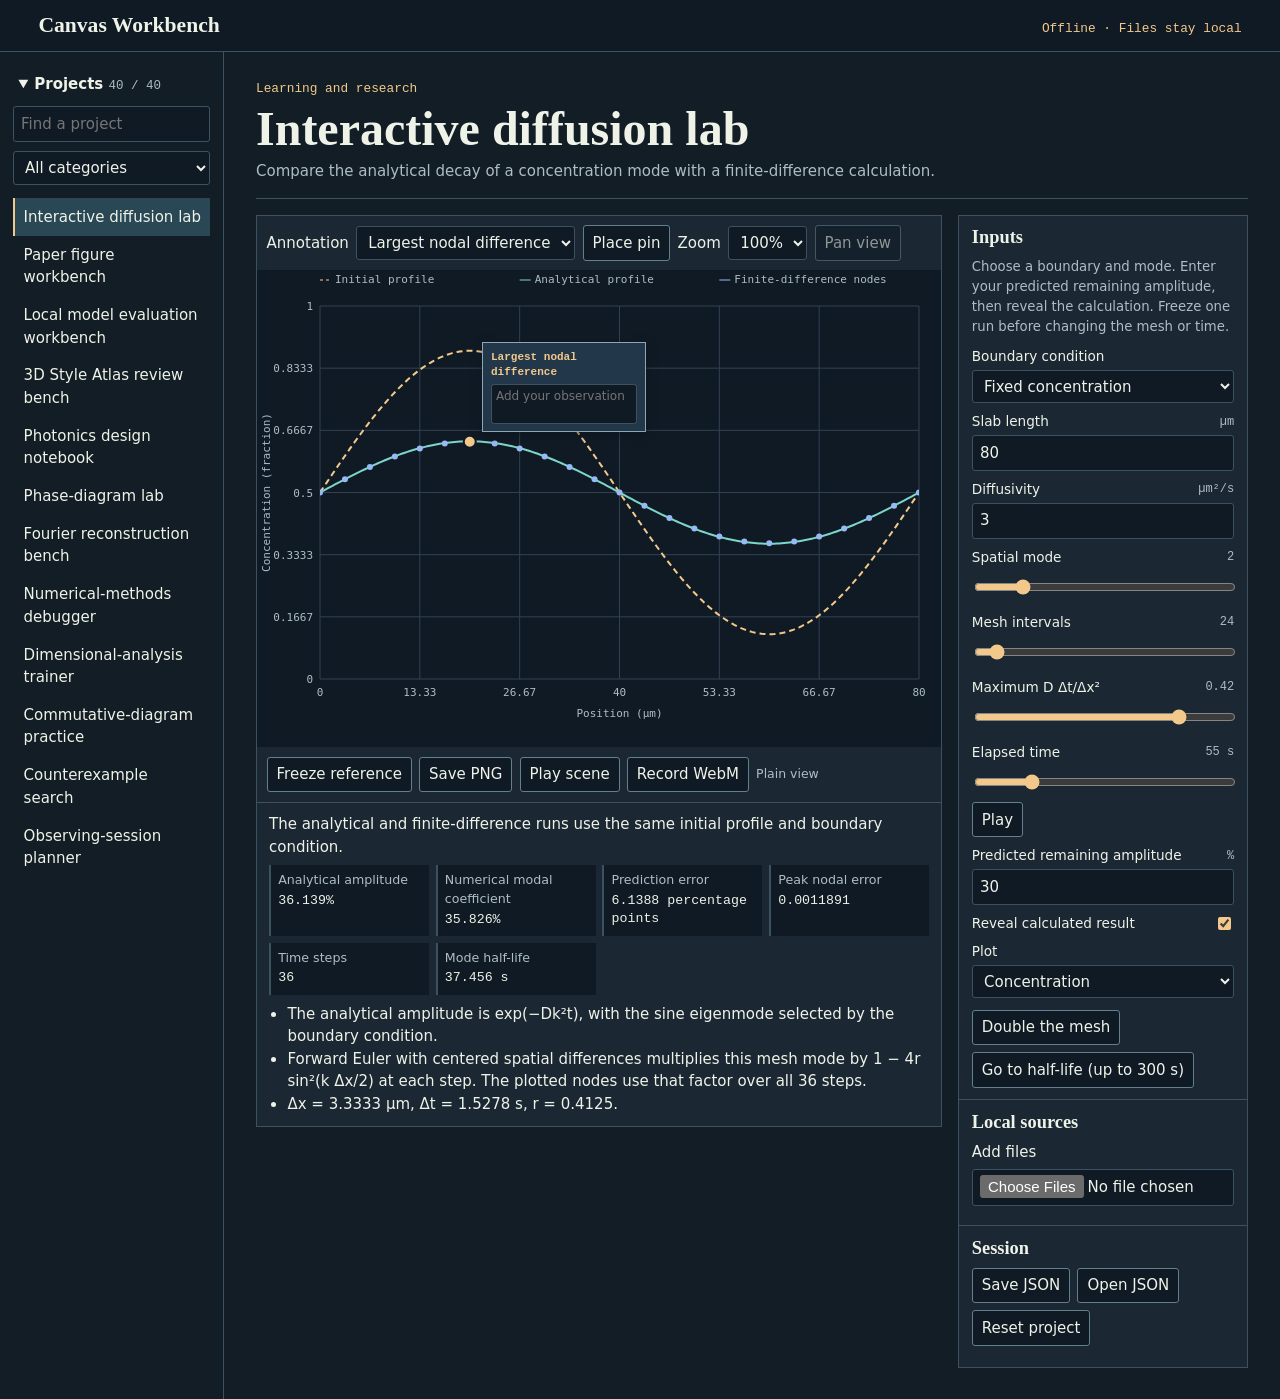
<file: docs/workbench/index.html>
<!doctype html>
<html lang="en">
<head>
  <meta charset="utf-8">
  <meta name="viewport" content="width=device-width, initial-scale=1">
  <meta name="color-scheme" content="dark">
  <meta http-equiv="Content-Security-Policy" content="default-src 'none'; script-src 'self'; style-src 'self'; img-src data: blob:; media-src data: blob:; base-uri 'none'; form-action 'none'">
  <title>Canvas Workbench</title>
  <link rel="stylesheet" href="workbench.css">
  <script defer src="registry.js"></script>
  <script defer src="projects-science.js"></script>
  <script defer src="projects-learning.js"></script>
  <script defer src="projects-production.js"></script>
  <script defer src="project-diffusion.js"></script>
  <script defer src="projects-decisions.js"></script>
  <script defer src="scene.js"></script>
  <script defer src="workbench.js"></script>
</head>
<body>
  <a class="skip" href="#project-title">Skip to workbench</a>
  <header class="masthead">
    <a class="brand" href="index.html">Canvas Workbench</a>
    <span class="local">Offline · Files stay local</span>
  </header>
  <div class="layout">
    <nav class="catalog" aria-label="Projects">
      <details id="catalog" open>
        <summary>Projects <span id="catalog-count"></span></summary>
        <label for="project-search" class="sr-only">Find a project</label>
        <input id="project-search" type="search" placeholder="Find a project">
        <label for="project-category" class="sr-only">Project category</label>
        <select id="project-category"></select>
        <ul id="project-list"></ul>
      </details>
    </nav>
    <main id="workbench">
      <header class="project-header">
        <p id="project-category-name" class="category"></p>
        <h1 id="project-title" tabindex="-1">Canvas Workbench</h1>
        <p id="project-summary"></p>
      </header>
      <div class="workspace">
        <section class="stage" aria-label="Experiment and results">
          <div class="scene-toolbar">
            <label for="marker-select">Annotation</label>
            <select id="marker-select"></select>
            <button id="place-pin" type="button" aria-pressed="false">Place pin</button>
            <button id="remove-pin" type="button" hidden>Remove pin</button>
            <label for="zoom">Zoom</label>
            <select id="zoom">
              <option value="1">100%</option>
              <option value="1.25">125%</option>
              <option value="1.5">150%</option>
              <option value="2">200%</option>
              <option value="2.5">250%</option>
            </select>
            <button id="pan" type="button" aria-pressed="false" disabled>Pan view</button>
          </div>
          <div id="scene-surface">
            <canvas id="scene" content="drawable" layoutsubtree tabindex="0" aria-describedby="result-summary"></canvas>
            <div id="flat-annotation">
              <div id="annotation" drawable>
                <label id="annotation-title" for="annotation-note"></label>
                <textarea id="annotation-note" rows="2" maxlength="4000" placeholder="Add your observation"></textarea>
              </div>
            </div>
          </div>
          <div class="scene-toolbar scene-footer">
            <button id="pin-reference" type="button">Freeze reference</button>
            <button id="export-image" type="button">Save PNG</button>
            <button id="play-scene" type="button" hidden>Play scene</button>
            <button id="record" type="button" hidden>Record WebM</button>
            <button id="render-mode" type="button" hidden>Use plain view</button>
            <span id="renderer-status"></span>
          </div>
          <section class="results" aria-label="Results">
            <p id="result-summary" role="status"></p>
            <dl id="metrics"></dl>
            <ul id="result-details"></ul>
          </section>
        </section>
        <aside class="inspector" aria-label="Project controls">
          <section class="inspector-section">
            <h2>Inputs</h2>
            <p id="project-guide"></p>
            <div id="project-fields"></div>
            <div id="project-actions" class="button-row"></div>
          </section>
          <section class="inspector-section">
            <h2>Local sources</h2>
            <label for="source-files">Add files</label>
            <input id="source-files" type="file" multiple>
            <ul id="source-list"></ul>
          </section>
          <section class="inspector-section">
            <h2>Session</h2>
            <div class="button-row">
              <button id="save-session" type="button">Save JSON</button>
              <button id="open-session" type="button">Open JSON</button>
              <button id="reset" type="button">Reset project</button>
            </div>
            <input id="session-file" type="file" accept=".json,application/json" hidden>
            <p id="notice" role="status"></p>
          </section>
        </aside>
      </div>
    </main>
  </div>
  <noscript>This workbench needs JavaScript to run its local calculations.</noscript>
</body>
</html>
</file>
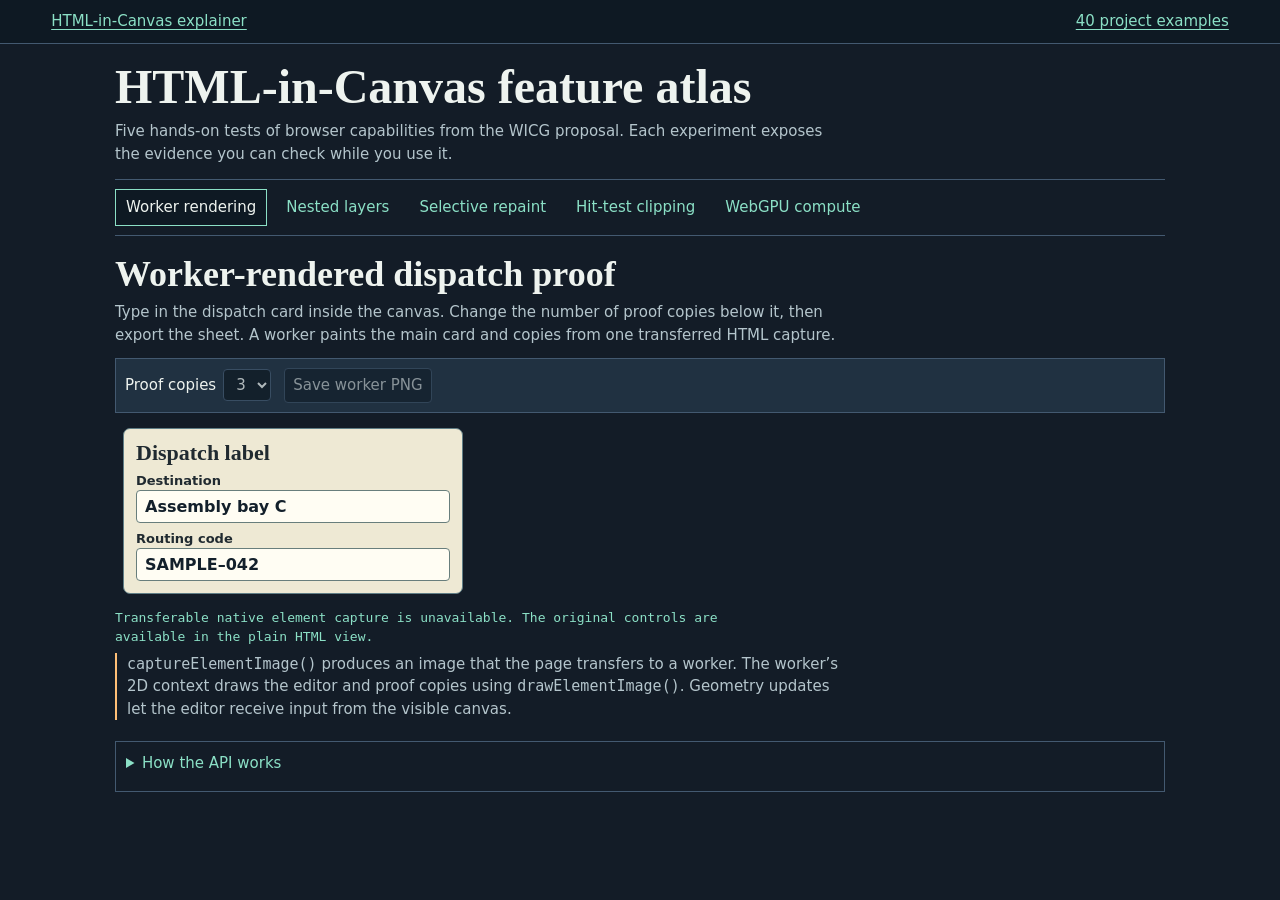
<file: docs/live/atlas/index.html>
<!doctype html>
<html lang="en">
<head>
  <meta charset="utf-8">
  <meta name="viewport" content="width=device-width, initial-scale=1">
  <meta name="color-scheme" content="dark">
  <meta http-equiv="Content-Security-Policy" content="default-src 'none'; script-src 'self'; worker-src 'self'; style-src 'self'; img-src 'self' blob: data:; base-uri 'none'; form-action 'none'">
  <title>HTML-in-Canvas feature atlas</title>
  <link rel="icon" href="data:,">
  <link rel="stylesheet" href="atlas.css">
  <script defer src="compute.js"></script>
  <script defer src="atlas.js"></script>
</head>
<body>
  <header class="mast">
    <a href="../../index.html#live-labs">HTML-in-Canvas explainer</a>
    <a href="../batch-two/">40 project examples</a>
  </header>
  <main>
    <header class="intro">
      <h1>HTML-in-Canvas feature atlas</h1>
      <p>Five hands-on tests of browser capabilities from the WICG proposal. Each experiment exposes the evidence you can check while you use it.</p>
    </header>
    <nav id="experiments" aria-label="API experiments">
      <a href="#worker">Worker rendering</a>
      <a href="#nested">Nested layers</a>
      <a href="#dirty">Selective repaint</a>
      <a href="#geometry">Hit-test clipping</a>
      <a href="#compute">WebGPU compute</a>
    </nav>
    <section id="experiment" aria-labelledby="active-title"></section>
    <details class="research">
      <summary>How the API works</summary>
      <p>A drawable HTML subtree gives the browser a source to paint. The canvas can draw that paint directly, use it as a GPU texture, or capture a transferable ElementImage. DOM geometry connects the drawing back to pointer interaction and accessibility bounds.</p>
      <p>Support varies by browser and graphics adapter. These examples probe each feature independently. The proposal also limits readback of information such as cross-origin content, uncommitted autofill, and visited-link state.</p>
      <ul>
        <li><a href="https://github.com/WICG/html-in-canvas#proposed-solution">WICG primitives and examples</a></li>
        <li><a href="https://github.com/WICG/html-in-canvas#offscreen-canvas-example">WICG worker example</a></li>
        <li><a href="https://developer.chrome.com/docs/web-platform/html-in-canvas/webgpu">Chrome WebGPU texture-upload guide</a></li>
      </ul>
    </details>
  </main>
  <template id="worker-view">
    <h2 id="active-title">Worker-rendered dispatch proof</h2>
    <p>Type in the dispatch card inside the canvas. Change the number of proof copies below it, then export the sheet. A worker paints the main card and copies from one transferred HTML capture.</p>
    <div class="controls">
      <label>Proof copies <select id="copies"><option>1</option><option selected>3</option><option>4</option></select></label>
      <button id="save-proof" type="button" disabled>Save worker PNG</button>
      <output id="worker-metrics"></output>
    </div>
    <canvas content="drawable" layoutsubtree aria-label="Worker-rendered dispatch sheet">
      <section id="dispatch" class="source dispatch" drawable aria-label="Editable dispatch label">
        <h3>Dispatch label</h3>
        <label>Destination <input id="destination" value="Assembly bay C" maxlength="34" spellcheck="false"></label>
        <label>Routing code <input id="routing" value="SAMPLE–042" maxlength="18" spellcheck="false"></label>
      </section>
    </canvas>
    <div class="plain" hidden></div>
    <p class="status" role="status">Starting worker.</p>
    <p class="method"><code>captureElementImage()</code> produces an image that the page transfers to a worker. The worker’s 2D context draws the editor and proof copies using <code>drawElementImage()</code>. Geometry updates let the editor receive input from the visible canvas.</p>
  </template>
  <template id="nested-view">
    <h2 id="active-title">Move a sign-off without breaking its document structure</h2>
    <p>Enter a revision in the sign-off. Move it to the margin, then select Parent paint only to inspect exactly what the parent capture contains.</p>
    <div class="controls">
      <label>Sign-off placement <select id="signoff-placement"><option value="margin">Beside the notice</option><option value="dock">Over the notice</option><option value="parent">Parent paint only</option></select></label>
      <output id="nested-metrics"></output>
    </div>
    <canvas content="drawable" layoutsubtree aria-label="Maintenance notice and independently painted sign-off">
      <article id="notice" class="source notice" drawable aria-labelledby="notice-title">
        <h3 id="notice-title">Maintenance notice</h3>
        <label>Work item <input id="work-item" value="Inspect the sample filter bank" maxlength="36" spellcheck="false"></label>
        <p class="notice-copy">Check the inlet, record the reading, and confirm the replacement is seated.</p>
        <section id="signoff" class="source signoff" drawable aria-label="Notice sign-off">
          <h3>Sign-off</h3>
          <label>Revision <input id="revision" value="R-02" maxlength="12" spellcheck="false"></label>
          <button id="sign" type="button">Mark reviewed</button>
          <output id="sign-result">Review pending</output>
        </section>
      </article>
    </canvas>
    <div class="plain" hidden></div>
    <p class="status" role="status">Preparing the notice.</p>
    <p class="method">A nested <code>drawable</code> is excluded from its parent’s paint. The sign-off stays inside the notice in the DOM, while Canvas 2D places and hit-tests the two surfaces independently.</p>
  </template>
  <template id="dirty-view">
    <h2 id="active-title">Update one card on a dispatch wall</h2>
    <p>Change a dock state. Watch the capture counters for each card. Reflow the wall to see which browser paint snapshots can be reused.</p>
    <div class="controls">
      <button id="reflow" type="button" aria-pressed="false">Reverse wall order</button>
      <button id="reset-counts" type="button">Reset counters</button>
      <output id="dirty-log"></output>
    </div>
    <canvas content="drawable" layoutsubtree aria-label="Dispatch wall composed from cached browser paint">
      <section class="source dock" id="dock-a" drawable aria-label="Dock A">
        <h3>Dock A</h3><label>State <select id="state-a"><option>Ready</option><option>Loading</option><option>Closed</option></select></label>
      </section>
      <section class="source dock" id="dock-b" drawable aria-label="Dock B">
        <h3>Dock B</h3><label>State <select id="state-b"><option>Ready</option><option selected>Loading</option><option>Closed</option></select></label>
      </section>
      <section class="source dock" id="dock-c" drawable aria-label="Dock C">
        <h3>Dock C</h3><label>State <select id="state-c"><option>Ready</option><option>Loading</option><option selected>Closed</option></select></label>
      </section>
    </canvas>
    <div class="plain" hidden></div>
    <p class="status" role="status">Preparing the wall.</p>
    <p class="method"><code>paint.changedElements</code> reports which browser paints changed. Only those dock cards are recaptured. A canvas-only reorder can reuse all three cached <code>ElementImage</code> objects.</p>
  </template>
  <template id="geometry-view">
    <h2 id="active-title">Make a clipped drawer obey its visible hit targets</h2>
    <p>Click the visible gray History button and the orange Hold button. Disable hit-test clipping, then click History again to reproduce the mismatch.</p>
    <div class="controls">
      <label class="toggle"><input id="sync-clip" type="checkbox" checked> Match hit targets to the clip</label>
      <output id="hit-result" role="status">Select a visible button.</output>
    </div>
    <canvas content="drawable" layoutsubtree aria-label="Overlapping native controls with a visible split">
      <section id="history" class="source overlap history" drawable aria-label="History layer">
        <h3>Dispatch history</h3><button id="open-history" type="button">History</button>
      </section>
      <section id="drawer" class="source overlap drawer" drawable aria-label="Hold drawer">
        <h3>Dispatch drawer</h3><button id="hold" type="button">Hold</button>
      </section>
    </canvas>
    <div class="plain" hidden></div>
    <p class="status" role="status">Preparing hit geometry.</p>
    <p class="method">A canvas clip changes the visible pixels. The matching <code>canvasClip</code> in <code>updateElementGeometry()</code> changes where the browser routes a pointer event. The two are independently observable.</p>
  </template>
  <template id="compute-view">
    <h2 id="active-title">Measure printed ink coverage on the GPU</h2>
    <p>Edit the notice and change the darkness threshold. WebGPU classifies the painted pixels, shows the mask, and returns the number of marked pixels.</p>
    <div class="controls">
      <label>Darkness threshold <input id="threshold" type="range" min="8" max="70" value="35"></label>
      <output id="ink-metrics"></output>
    </div>
    <canvas content="drawable" layoutsubtree aria-label="Editable notice and WebGPU coverage mask">
      <section id="ink-source" class="source ink-source" drawable aria-label="Editable print notice">
        <h3>Inspection notice</h3>
        <label>Printed message <textarea id="ink-text" rows="2" maxlength="130" spellcheck="false">Inspect sample enclosure before moving it to the next station.</textarea></label>
        <label>Text weight <select id="ink-weight"><option value="400">Regular</option><option value="800">Heavy</option></select></label>
      </section>
    </canvas>
    <div class="plain" hidden></div>
    <p class="status" role="status">Requesting WebGPU.</p>
    <p class="method"><code>drawElementImageToTexture()</code> puts the native browser paint into a GPU texture. A compute pass counts dark pixels there, and a rendering pass shows the result. The CPU reads the count from a four-byte buffer.</p>
  </template>
  <noscript>Enable JavaScript to run the interactive examples.</noscript>
</body>
</html>
</file>
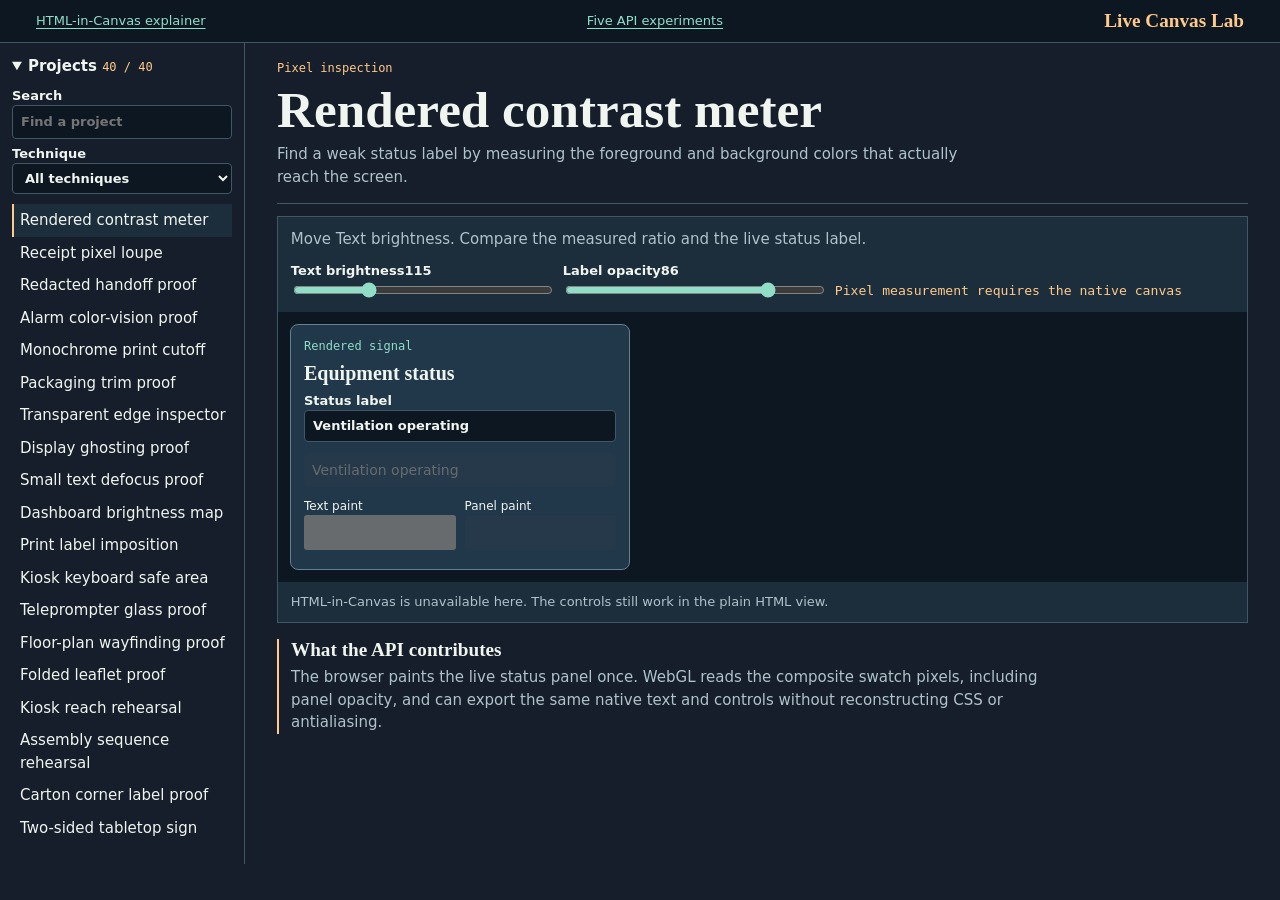
<file: docs/live/batch-two/index.html>
<!doctype html>
<html lang="en">
<head>
  <meta charset="utf-8">
  <meta name="viewport" content="width=device-width, initial-scale=1">
  <meta name="color-scheme" content="dark">
  <meta http-equiv="Content-Security-Policy" content="default-src 'none'; script-src 'self'; style-src 'self'; img-src data: blob:; base-uri 'none'; form-action 'none'">
  <title>Live Canvas Lab · 40 projects</title>
  <link rel="stylesheet" href="lab.css">
  <script defer src="../renderer.js"></script>
  <script defer src="canvas2d.js"></script>
  <script defer src="registry.js"></script>
  <script defer src="quality.js"></script>
  <script defer src="spatial.js"></script>
  <script defer src="publishing.js"></script>
  <script defer src="measurement.js"></script>
  <script defer src="lab.js"></script>
</head>
<body>
  <header class="masthead">
    <a href="../../index.html#live-labs">HTML-in-Canvas explainer</a>
    <a href="../atlas/">Five API experiments</a>
    <span>Live Canvas Lab</span>
  </header>
  <div class="layout">
    <nav aria-label="Live projects">
      <details id="catalog" open>
        <summary>Projects <output id="catalog-count"></output></summary>
        <label>Search <input id="search" type="search" placeholder="Find a project" autocomplete="off"></label>
        <label>Technique <select id="group"><option value="">All techniques</option></select></label>
        <ul id="projects"></ul>
      </details>
    </nav>
    <main>
      <header class="project-header">
        <p id="technique"></p>
        <h1 id="project-title" tabindex="-1">Live Canvas Lab</h1>
        <p id="summary"></p>
      </header>
      <section aria-label="Live experiment" class="experiment">
        <p id="try-it"></p>
        <div class="controls" id="controls"></div>
        <div id="stage"></div>
        <footer>
          <p id="status" role="status"></p>
          <button type="button" id="save" hidden>Save composite PNG</button>
        </footer>
      </section>
      <section class="mechanism" aria-labelledby="method-title">
        <h2 id="method-title">What the API contributes</h2>
        <p id="mechanism"></p>
      </section>
    </main>
  </div>
  <noscript>Enable JavaScript to run the local interactive experiments.</noscript>
</body>
</html>
</file>
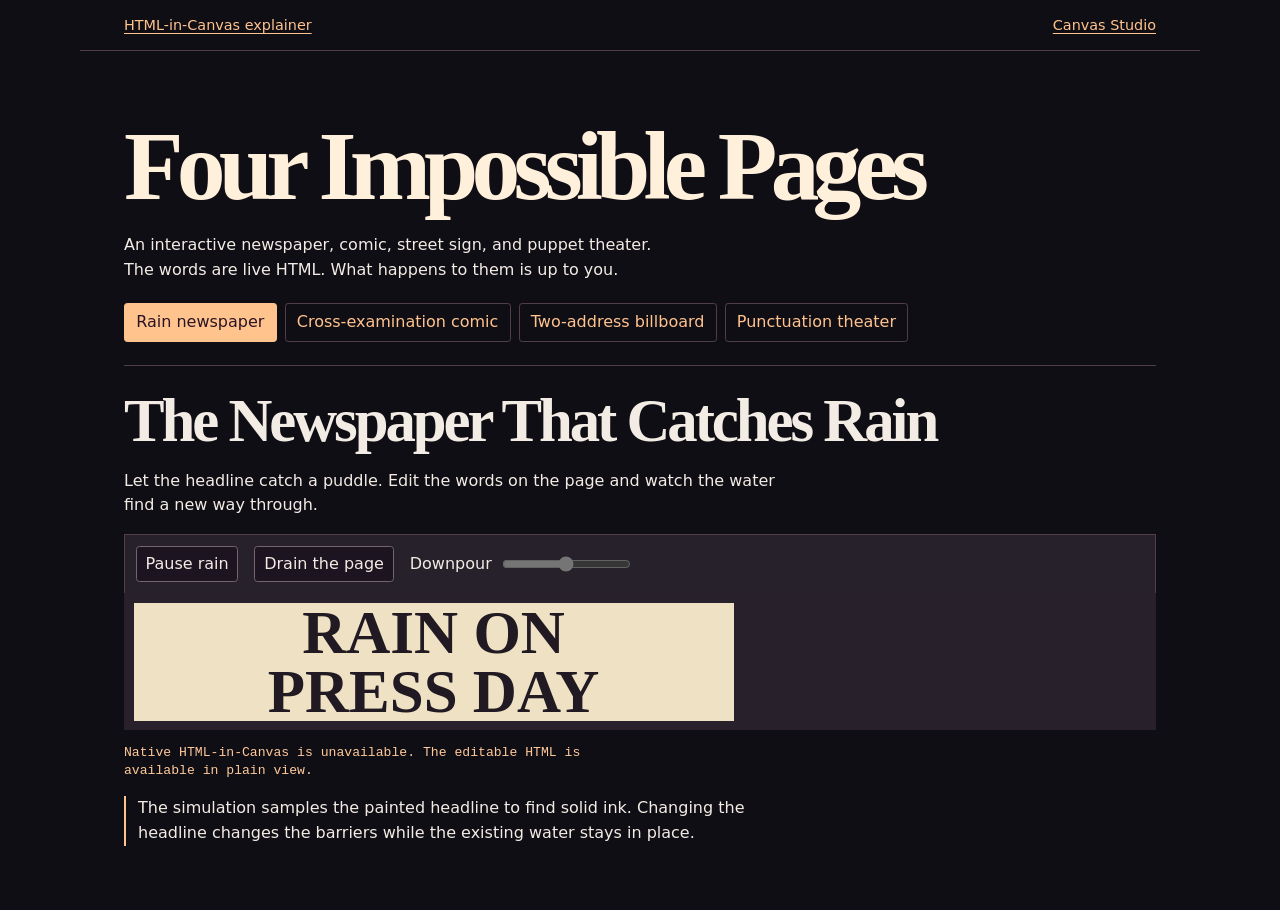
<file: docs/live/oddities/index.html>
<!doctype html>
<html lang="en">
<head>
<meta charset="utf-8">
<meta name="viewport" content="width=device-width,initial-scale=1">
<meta name="color-scheme" content="dark">
<meta http-equiv="Content-Security-Policy" content="default-src 'none'; script-src 'self'; style-src 'self'; img-src data: blob:; base-uri 'none'; form-action 'none'">
<title>Four Impossible Pages · HTML-in-Canvas</title>
<link rel="icon" href="data:,">
<link rel="stylesheet" href="pages.css?v=2">
<script defer src="pages.js?v=3"></script>
</head>
<body>
<header class="mast"><a href="../../">HTML-in-Canvas explainer</a><a href="../studio/">Canvas Studio</a></header>
<main>
  <header class="intro">
    <h1>Four Impossible Pages</h1>
    <p>An interactive newspaper, comic, street sign, and puppet theater. The words are live HTML. What happens to them is up to you.</p>
  </header>
  <nav aria-label="Experiments">
    <a href="#rain">Rain newspaper</a>
    <a href="#comic">Cross-examination comic</a>
    <a href="#sign">Two-address billboard</a>
    <a href="#theater">Punctuation theater</a>
  </nav>
  <section id="scene" aria-labelledby="scene-title"></section>
</main>

<template id="rain">
  <h2 id="scene-title">The Newspaper That Catches Rain</h2>
  <p>Let the headline catch a puddle. Edit the words on the page and watch the water find a new way through.</p>
  <div class="controls">
    <button type="button" id="rain-play" aria-pressed="true">Pause rain</button>
    <button type="button" id="rain-reset">Drain the page</button>
    <label>Downpour <input id="rain-rate" type="range" min="1" max="7" value="4"></label>
    <output id="rain-total" for="rain-rate"></output>
  </div>
  <canvas content="drawable" class="rain-canvas" aria-label="Rain simulation on an editable newspaper headline">
    <textarea drawable id="headline" aria-label="Newspaper headline" maxlength="42" spellcheck="false">RAIN ON
PRESS DAY</textarea>
  </canvas>
  <p class="status" role="status"></p>
  <p class="method">The simulation samples the painted headline to find solid ink. Changing the headline changes the barriers while the existing water stays in place.</p>
</template>

<template id="comic">
  <h2 id="scene-title">A Comic You Can Cross-Examine</h2>
  <p>A delivery robot ended up in a fountain. Move the camera and pin two frames. See how much the crop changes the story.</p>
  <div class="controls">
    <label>Camera position <input id="camera" type="range" min="0" max="280" value="0"></label>
    <button type="button" id="pin-a">Pin as Exhibit A</button>
    <button type="button" id="pin-b">Pin as Exhibit B</button>
    <button type="button" id="save-exhibits">Save exhibits PNG</button>
  </div>
  <canvas content="drawable" class="witness-canvas" aria-label="Full cartoon panel with camera frame"></canvas>
  <div class="exhibits">
    <section aria-labelledby="label-a"><h3 id="label-a">Exhibit A</h3><canvas content="drawable" aria-label="Pinned crop A"></canvas></section>
    <section aria-labelledby="label-b"><h3 id="label-b">Exhibit B</h3><canvas content="drawable" aria-label="Pinned crop B"></canvas></section>
  </div>
  <p class="status" role="status"></p>
  <p class="method">The pins save framing. The dialogue stays live across all three views. Edit a witness in one view and the other views update. The exhibits use canvas clipping for both drawing and hit testing.</p>
</template>

<template id="panel">
  <article drawable class="comic-panel" aria-label="The fountain incident">
    <div class="comic-caption">THE FOUNTAIN INCIDENT</div>
    <label class="witness witness-a"><span>Gardener</span><textarea data-line="0" aria-label="Gardener dialogue" maxlength="92" spellcheck="false">That robot went straight through the flowers.</textarea></label>
    <label class="witness witness-b"><span>Mechanic</span><textarea data-line="1" aria-label="Mechanic dialogue" maxlength="92" spellcheck="false">Its brakes failed. It turned away from the crowd.</textarea></label>
    <div class="garden" aria-hidden="true"><i></i><b></b></div>
    <div class="fountain" aria-hidden="true"><i></i></div>
    <div class="machine" aria-hidden="true"><i></i><b></b></div>
    <div class="repair" aria-hidden="true"><i></i><b></b></div>
  </article>
</template>

<template id="sign">
  <h2 id="scene-title">A Billboard With Two Addresses</h2>
  <p>Cross the concourse. The same sign reads differently from each side. Try a longer translation and stop halfway to see the messages bleed together.</p>
  <div class="controls">
    <label>Standing position <input id="angle" type="range" min="-60" max="60" value="-50"></label>
    <button type="button" data-angle="-50">Platform side</button>
    <button type="button" data-angle="0">Center</button>
    <button type="button" data-angle="50">Street side</button>
  </div>
  <canvas content="drawable" class="billboard-canvas" aria-label="Angle-dependent billboard and its two editable message plates">
    <label drawable class="sign-plate platform"><span>← PLATFORM SIDE</span><input aria-label="Platform message" id="left-message" maxlength="25" value="TRAINS"></label>
    <label drawable class="sign-plate street"><span>STREET SIDE →</span><input aria-label="Street message" id="right-message" maxlength="25" value="STREET"></label>
  </canvas>
  <p class="status" role="status"></p>
  <p class="method">The canvas interlaces strips from both HTML message plates. A simulated slatted face exposes mostly one set of strips at either side and both sets near the middle.</p>
</template>

<template id="theater">
  <h2 id="scene-title">The Theater Where Punctuation Has Weight</h2>
  <p>Edit the script, then cue the last punctuation mark. A period drops straight down. A question mark swings toward the peg and can drag the scenery if its painted edge makes contact.</p>
  <div class="controls">
    <button type="button" id="cue">Cue punctuation</button>
    <label>Typeface <select id="face"><option value="serif">Georgia</option><option value="mono">Courier New</option><option value="sans">Arial</option></select></label>
    <button type="button" id="reset-stage">Reset scenery</button>
    <output id="stage-event" aria-live="polite">Scene ready.</output>
  </div>
  <canvas content="drawable" class="theater-canvas" aria-label="Punctuation puppet stage and its editable script">
    <label drawable class="script"><span>SCRIPT · EDIT THIS LINE</span><input id="script-line" aria-label="Script line" maxlength="56" value="Will the moon wait for us?"></label>
  </canvas>
  <p class="status" role="status"></p>
  <p class="method">The actor is a browser-painted glyph. The stage tests that actual glyph’s pixels against its scenery peg. Changing the typeface changes the contact surface.</p>
</template>
</body>
</html>
</file>
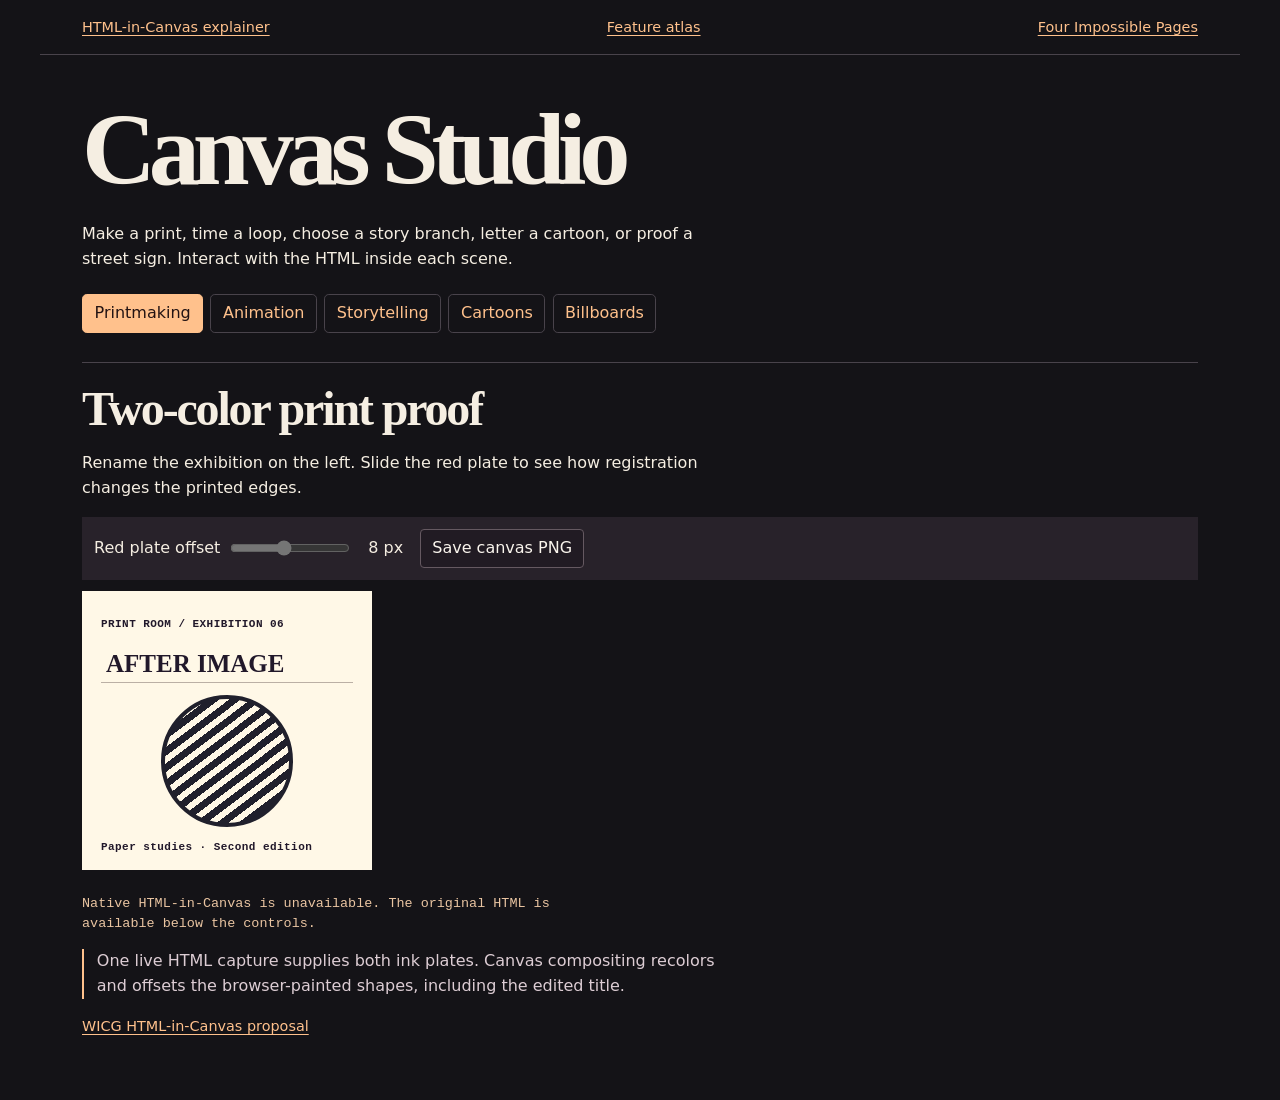
<file: docs/live/studio/index.html>
<!doctype html>
<html lang="en">
<head>
  <meta charset="utf-8">
  <meta name="viewport" content="width=device-width, initial-scale=1">
  <meta name="color-scheme" content="dark">
  <meta http-equiv="Content-Security-Policy" content="default-src 'none'; script-src 'self'; style-src 'self'; img-src data: blob:; base-uri 'none'; form-action 'none'">
  <title>Canvas Studio · Five live creative experiments</title>
  <link rel="icon" href="data:,">
  <link rel="stylesheet" href="studio.css">
  <script defer src="studio.js"></script>
</head>
<body>
  <header class="mast">
    <a href="../../">HTML-in-Canvas explainer</a>
    <a href="../atlas/">Feature atlas</a>
    <a href="../oddities/">Four Impossible Pages</a>
  </header>
  <main>
    <header class="intro">
      <h1>Canvas Studio</h1>
      <p>Make a print, time a loop, choose a story branch, letter a cartoon, or proof a street sign. Interact with the HTML inside each scene.</p>
    </header>
    <nav aria-label="Creative experiments">
      <a href="#print">Printmaking</a>
      <a href="#motion">Animation</a>
      <a href="#story">Storytelling</a>
      <a href="#comic">Cartoons</a>
      <a href="#sign">Billboards</a>
    </nav>
    <section id="experiment" aria-labelledby="title"></section>
    <p class="reference"><a href="https://github.com/WICG/html-in-canvas">WICG HTML-in-Canvas proposal</a></p>
  </main>

  <template id="print">
    <h2 id="title">Two-color print proof</h2>
    <p>Rename the exhibition on the left. Slide the red plate to see how registration changes the printed edges.</p>
    <div class="controls">
      <label>Red plate offset <input id="offset" type="range" min="0" max="18" value="8"></label>
      <output id="measure" for="offset">8 px</output>
      <button type="button" data-save>Save canvas PNG</button>
    </div>
    <canvas content="drawable" aria-label="Editable poster master and two-color print proof">
      <article class="art master" drawable>
        <span>PRINT ROOM / EXHIBITION 06</span>
        <label><span class="sr-only">Exhibition name</span><input id="exhibition" value="AFTER IMAGE" maxlength="16"></label>
        <div class="orb" aria-hidden="true"></div>
        <footer>Paper studies · Second edition</footer>
      </article>
    </canvas>
    <div class="plain" hidden></div><p class="status" role="status"></p>
    <p class="method">One live HTML capture supplies both ink plates. Canvas compositing recolors and offsets the browser-painted shapes, including the edited title.</p>
  </template>

  <template id="motion">
    <h2 id="title">Title-card motion study</h2>
    <p>Rename the card, choose the easing, then scrub. The faded copies let you see how much distance the title covers between exposures.</p>
    <div class="controls">
      <button id="play" type="button" aria-pressed="false">Play</button>
      <label>Frame <input id="frame" type="range" min="0" max="119" value="43"></label>
      <label>Easing <select id="ease"><option value="smooth">Ease in and out</option><option value="linear">Linear</option></select></label>
    </div>
    <canvas content="drawable" aria-label="Editable title and an onion-skin motion study">
      <article class="art slate" drawable>
        <span>FLIGHT STUDY</span>
        <label>Film title <input id="film" value="NIGHT FLIGHT" maxlength="18"></label>
      </article>
    </canvas>
    <div class="plain" hidden></div><p class="status" role="status"></p>
    <p class="method">The browser paints the editable title once per change. The canvas reuses that capture at different time offsets and positions while the source stays interactive.</p>
  </template>

  <template id="story">
    <h2 id="title">The lighthouse transmission</h2>
    <p>Choose what the keeper does. Each choice changes the story text and the lighting of the scene around it.</p>
    <div class="controls"><button id="restart" type="button">Restart story</button></div>
    <canvas content="drawable" aria-label="Branching story set inside a lighthouse canvas scene">
      <article class="art script" drawable aria-labelledby="scene-title">
        <p class="chapter" id="chapter">THE TRANSMISSION</p>
        <h3 id="scene-title">A voice in the fog</h3>
        <p id="scene-text" aria-live="polite">A radio crackles from the stairwell. A ferry asks for a signal, but the lighthouse lamp has gone dark.</p>
        <button id="first" type="button">Light the lantern</button>
        <button id="second" type="button">Answer the radio</button>
      </article>
    </canvas>
    <div class="plain" hidden></div><p class="status" role="status"></p>
    <p class="method">The story is a real HTML article with native choices and a live region. Its rendered card participates in the same canvas scene as the sea, the lighthouse, and the signal.</p>
  </template>

  <template id="comic">
    <h2 id="title">Cartoon lettering desk</h2>
    <p>Edit the speech balloon directly. Place it over either speaker and watch the tail follow. Hide the lettering to check the underlying panel.</p>
    <div class="controls">
      <label>Speaker <select id="speaker"><option value="pilot">Pilot</option><option value="bot">Robot</option></select></label>
      <label><input id="lettering" type="checkbox" checked> Show lettering</label>
      <button type="button" data-save>Save canvas PNG</button>
    </div>
    <canvas content="drawable" aria-label="Cartoon panel with a separate editable speech balloon">
      <article class="art comic" drawable aria-label="Cartoon with a pilot and a robot">
        <div class="caption">SOMEWHERE ABOVE A VERY SMALL MOON</div>
        <div class="stars" aria-hidden="true"></div>
        <div class="pilot" aria-hidden="true"><i></i></div>
        <div class="bot" aria-hidden="true"><i></i></div>
        <label class="balloon" drawable>Dialogue<textarea id="dialogue" rows="2" maxlength="65">Does this button make coffee?</textarea></label>
      </article>
    </canvas>
    <div class="plain" hidden></div><p class="status" role="status"></p>
    <p class="method">The speech balloon is an independent nested drawable. Canvas can place it and draw its tail while the dialogue stays semantically part of the panel.</p>
  </template>

  <template id="sign">
    <h2 id="title">Street billboard legibility proof</h2>
    <p>Change the event copy. Reduce the LED resolution or simulate a broken column to see what survives on the sign.</p>
    <div class="controls">
      <label>Panel resolution <select id="resolution"><option value="96">96 columns</option><option value="48">48 columns</option><option value="24">24 columns</option></select></label>
      <label><input id="defect" type="checkbox"> Broken LED column</label>
      <button type="button" data-save>Save canvas PNG</button>
    </div>
    <canvas content="drawable" aria-label="Editable billboard artwork and LED simulation">
      <article class="art sign-source" drawable>
        <span>PLATFORM 06</span>
        <label><span class="sr-only">Billboard headline</span><input id="headline" value="NIGHT MARKET" maxlength="17"></label>
        <label><span class="sr-only">Billboard details</span><input id="details" value="SATURDAY · 18:00" maxlength="24"></label>
      </article>
    </canvas>
    <div class="plain" hidden></div><p class="status" role="status"></p>
    <p class="method">The simulator downsamples the actual browser paint into LED cells. Type, layout, and colors come from the live artwork, so the proof uses the same input as the editor.</p>
  </template>
</body>
</html>
</file>
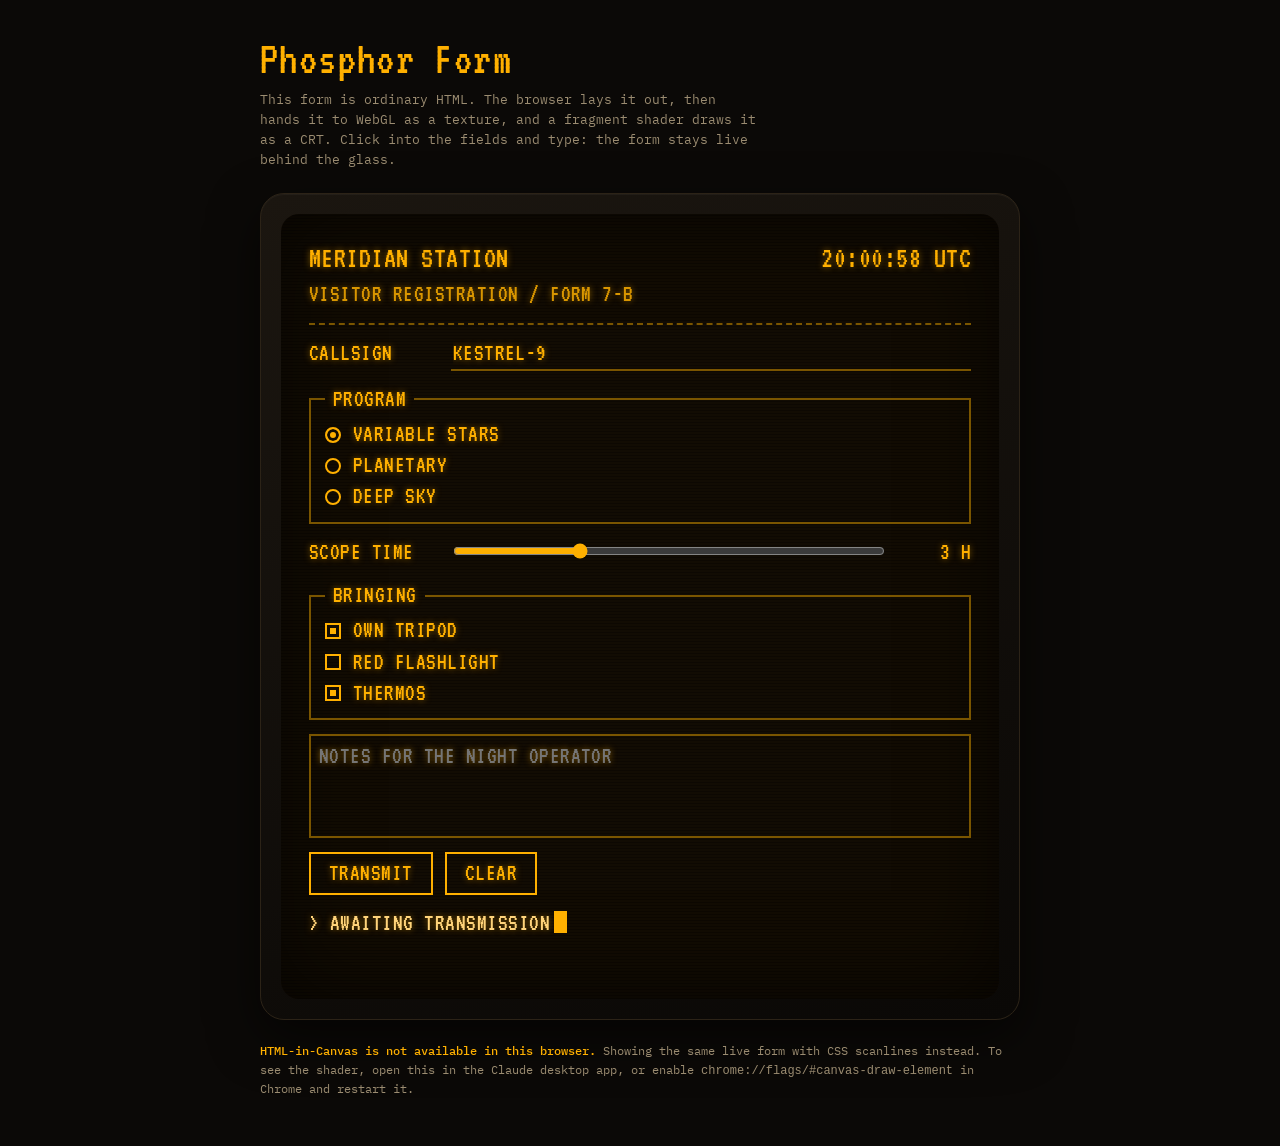
<file: docs/phosphor-form.html>
<!doctype html>
<html lang="en">
<head>
<meta charset="utf-8">
<meta name="viewport" content="width=device-width, initial-scale=1, viewport-fit=cover">
<title>Phosphor Form</title>
<meta name="claude:viewport-fit-sides" content="cover">
<link rel="stylesheet" href="https://fonts.googleapis.com/css2?family=IBM+Plex+Mono:wght@400;500&family=VT323&display=swap">
<style>
/* Layout: one centred column. A CRT bezel holds the canvas, a control strip sits under it.
   Single committed look (dark amber phosphor), so no light variant. */
:root {
  --bg: #0b0907;
  --panel: #14100b;
  --line: #2c2317;
  --fg: #e8dcc4;
  --muted: #9b8c71;
  --amber: #ffb000;
  --amber-dim: #7a5500;
  --tube: #120c03;
  --font-display: 'VT323', 'Courier New', monospace;
  --font-body: 'IBM Plex Mono', ui-monospace, Consolas, monospace;
  color-scheme: dark;
}
body {
  background: var(--bg);
  color: var(--fg);
  font: 400 13px/1.55 var(--font-body);
  padding-block: 28px 40px;
  padding-left: max(16px, env(safe-area-inset-left, 0px));
  padding-right: max(16px, env(safe-area-inset-right, 0px));
}
.wrap { max-width: 760px; margin: 0 auto; display: flex; flex-direction: column; gap: 22px; }
h1 { font: 400 46px/1 var(--font-display); color: var(--amber); margin: 0 0 8px; letter-spacing: .03em; text-wrap: balance; }
header p { margin: 0; color: var(--muted); max-width: 62ch; }

.bezel {
  padding: clamp(8px, 2.2vw, 20px);
  background: linear-gradient(160deg, #1b1610, #0a0806);
  border: 1px solid var(--line);
  border-radius: 24px;
  box-shadow: 0 18px 50px rgba(0,0,0,.55), inset 0 1px 0 rgba(255,255,255,.04);
}
#stage { min-width: 0; }
#crt { display: block; }

/* The live form. Same CSS whether it is inside the canvas or shown plain. */
#form {
  box-sizing: border-box;
  padding: 26px 28px 30px;
  background: var(--tube);
  color: var(--amber);
  font: 24px/1.22 var(--font-display);
  letter-spacing: .02em;
  text-shadow: 0 0 6px rgba(255,176,0,.5);
  display: flex; flex-direction: column; gap: 14px;
}
#form .head { display: flex; justify-content: space-between; gap: 12px; font-size: 30px; }
#form .sub { margin-top: -10px; color: #d99600; }
#form hr { border: 0; border-top: 2px dashed var(--amber-dim); margin: 0; width: 100%; }
#form label.field { display: flex; align-items: baseline; gap: 12px; }
#form label.field > span { flex: none; width: 5.4em; }
#form input[type=text], #form textarea {
  flex: 1; min-width: 0; box-sizing: border-box;
  background: transparent; color: inherit; font: inherit; letter-spacing: inherit; text-shadow: inherit;
  border: 0; border-bottom: 2px solid var(--amber-dim); border-radius: 0; padding: 0 2px; outline: none;
  caret-color: var(--amber);
}
#form textarea { display: block; width: 100%; border: 2px solid var(--amber-dim); padding: 6px 8px; resize: none; }
#form input[type=text]:focus, #form textarea:focus { border-color: var(--amber); }
#form fieldset { border: 2px solid var(--amber-dim); margin: 0; padding: 6px 14px 10px; min-width: 0; display: flex; flex-direction: column; gap: 2px; }
#form legend { padding: 0 8px; }
#form label.opt { display: flex; align-items: center; cursor: pointer; }
#form input[type=radio], #form input[type=checkbox] {
  appearance: none; -webkit-appearance: none; flex: none;
  width: 16px; height: 16px; margin: 0 12px 0 0;
  border: 2px solid var(--amber); background: transparent; cursor: pointer;
}
#form input[type=radio] { border-radius: 50%; }
#form input:checked { background: var(--amber); box-shadow: inset 0 0 0 3px var(--tube); }
#form input[type=range] { flex: 1; min-width: 0; accent-color: var(--amber); }
#form .btns { display: flex; gap: 12px; }
#form button {
  font: inherit; letter-spacing: inherit; text-shadow: inherit; color: var(--amber);
  background: transparent; border: 2px solid var(--amber); padding: 5px 18px; cursor: pointer;
}
#form button:hover, #form button:focus-visible { background: var(--amber); color: var(--tube); text-shadow: none; outline: none; }
#form .log { min-height: 2.5em; color: #ffd37a; overflow-wrap: anywhere; }
#form .cur { display: inline-block; width: .55em; height: .9em; margin-left: 4px; background: var(--amber); vertical-align: -.1em; animation: blink 1.06s steps(1) infinite; }
@keyframes blink { 50% { opacity: 0; } }

/* Fallback: browser has no HTML-in-Canvas. Same form, CSS-only scanlines. */
#stage.plain #form {
  border-radius: 18px;
  background: repeating-linear-gradient(0deg, rgba(0,0,0,.3) 0 1px, transparent 1px 3px), var(--tube);
  box-shadow: inset 0 0 90px rgba(0,0,0,.65);
}

.controls {
  display: grid; grid-template-columns: repeat(auto-fit, minmax(min(210px, 100%), 1fr)); gap: 14px 22px;
  background: var(--panel); border: 1px solid var(--line); border-radius: 10px; padding: 16px 18px;
}
.controls[hidden] { display: none; }
.controls label { display: grid; grid-template-columns: 1fr auto; gap: 4px 10px; color: var(--muted); }
.controls label output { color: var(--fg); font-variant-numeric: tabular-nums; }
.controls input[type=range] { grid-column: 1 / -1; width: 100%; min-width: 0; accent-color: var(--amber); margin: 0; }
.controls button {
  font: 500 13px var(--font-body); color: var(--fg); background: transparent;
  border: 1px solid var(--amber-dim); border-radius: 6px; padding: 8px 12px; cursor: pointer; align-self: end;
}
.controls button:hover, .controls button:focus-visible { border-color: var(--amber); color: var(--amber); outline: none; }
.controls button[aria-pressed=true] { background: var(--amber); color: #1a1100; border-color: var(--amber); }
#status { margin: 0; color: var(--muted); font-size: 12px; overflow-wrap: anywhere; }
#status b { color: var(--amber); font-weight: 500; }
@media (max-width: 480px) {
  #form { padding-inline: 16px; }
  #form .head { flex-wrap: wrap; gap: 0 12px; }
  #form label.field { gap: 8px; }
  #form .btns { flex-wrap: wrap; }
}
</style>
</head>
<body>

<main class="wrap">
  <header>
    <h1>Phosphor Form</h1>
    <p>This form is ordinary HTML. The browser lays it out, then hands it to WebGL as a texture, and a fragment shader draws it as a CRT. Click into the fields and type: the form stays live behind the glass.</p>
  </header>

  <div class="bezel">
    <div id="stage">
      <canvas id="crt" content="drawable" layoutsubtree>
        <form id="form" drawable autocomplete="off" novalidate>
          <div class="head"><span>MERIDIAN STATION</span><span id="clock">--:--:-- UTC</span></div>
          <div class="sub">VISITOR REGISTRATION / FORM 7-B</div>
          <hr>
          <label class="field"><span>CALLSIGN</span><input id="callsign" type="text" maxlength="14" value="KESTREL-9" spellcheck="false"></label>
          <fieldset>
            <legend>PROGRAM</legend>
            <label class="opt"><input type="radio" name="prog" value="VARIABLE STARS" checked>VARIABLE STARS</label>
            <label class="opt"><input type="radio" name="prog" value="PLANETARY">PLANETARY</label>
            <label class="opt"><input type="radio" name="prog" value="DEEP SKY">DEEP SKY</label>
          </fieldset>
          <label class="field"><span>SCOPE TIME</span><input id="hours" type="range" min="1" max="8" value="3"><span id="hoursOut" style="width:3em;text-align:right">3 H</span></label>
          <fieldset>
            <legend>BRINGING</legend>
            <label class="opt"><input type="checkbox" id="tripod" checked>OWN TRIPOD</label>
            <label class="opt"><input type="checkbox" id="red">RED FLASHLIGHT</label>
            <label class="opt"><input type="checkbox" id="thermos" checked>THERMOS</label>
          </fieldset>
          <textarea id="notes" rows="3" placeholder="NOTES FOR THE NIGHT OPERATOR" spellcheck="false"></textarea>
          <div class="btns"><button type="submit" id="send">TRANSMIT</button><button type="button" id="clear">CLEAR</button></div>
          <div class="log" id="log">&gt; AWAITING TRANSMISSION<span class="cur"></span></div>
        </form>
      </canvas>
    </div>
  </div>

  <section class="controls" id="controls" aria-label="CRT settings" hidden>
    <label>Curvature <output id="o-curve"></output><input type="range" min="0" max="100" data-k="curve" value="25"></label>
    <label>Scanlines <output id="o-scan"></output><input type="range" min="0" max="100" data-k="scan" value="60"></label>
    <label>Phosphor glow <output id="o-glow"></output><input type="range" min="0" max="100" data-k="glow" value="55"></label>
    <label>Colour fringe <output id="o-aber"></output><input type="range" min="0" max="100" data-k="aber" value="40"></label>
    <label>Static <output id="o-noise"></output><input type="range" min="0" max="100" data-k="noise" value="30"></label>
    <button type="button" id="bypass" aria-pressed="false">Bypass shader</button>
  </section>

  <p id="status"></p>
</main>

<script>
(function () {
  var $ = function (id) { return document.getElementById(id); };
  var canvas = $('crt'), form = $('form'), stage = $('stage'), status = $('status');
  var controls = $('controls'), stopShader = function () {};

  /* ---- live form behaviour (plain DOM; works in either mode) ---- */
  var sent = 0;
  function summary() {
    var prog = form.querySelector('input[name=prog]:checked').value;
    return ($('callsign').value || '(NO CALLSIGN)').toUpperCase() + ' / ' + prog + ' / ' + $('hours').value + ' H';
  }
  function setLog(text) { $('log').innerHTML = ''; $('log').append('> ' + text); var c = document.createElement('span'); c.className = 'cur'; $('log').append(c); }
  form.addEventListener('input', function () {
    $('hoursOut').textContent = $('hours').value + ' H';
    setLog(summary());
  });
  form.addEventListener('submit', function (e) {
    e.preventDefault();
    sent++;
    setLog('TRANSMISSION #' + String(sent).padStart(4, '0') + ' LOGGED. ' + summary());
  });
  $('clear').addEventListener('click', function () {
    $('callsign').value = ''; $('notes').value = ''; setLog('FORM CLEARED');
  });
  function tick() { $('clock').textContent = new Date().toISOString().slice(11, 19) + ' UTC'; }
  tick(); setInterval(tick, 1000);

  function showFallback(error) {
    stopShader();
    form.style.removeProperty('width');
    stage.replaceChildren(form);
    stage.classList.add('plain');
    controls.hidden = true;
    if (error) {
      status.textContent = 'HTML-in-Canvas rendering failed. Showing the live form with CSS scanlines. ' + error.message;
    } else {
      status.innerHTML = '<b>HTML-in-Canvas is not available in this browser.</b> Showing the same live form with CSS scanlines instead. To see the shader, open this in the Claude desktop app, or enable <code>chrome://flags/#canvas-draw-element</code> in Chrome and restart it.';
    }
  }

  /* ---- shader ---- */
  var VS = '#version 300 es\nout vec2 vUv;\nvoid main(){vec2 p=vec2(float((gl_VertexID<<1)&2),float(gl_VertexID&2));vUv=p;gl_Position=vec4(p*2.-1.,0.,1.);}';
  var FS = '#version 300 es\nprecision highp float;\n' +
  'in vec2 vUv; out vec4 outc;\n' +
  'uniform sampler2D uTex; uniform vec2 uRes; uniform float uDpr,uTime,uFx,uCurve,uScan,uGlow,uAber,uNoise,uBoot;\n' +
  'float hash(vec2 p){p=fract(p*vec2(123.34,456.21));p+=dot(p,p+45.32);return fract(p.x*p.y);}\n' +
  'vec3 tex(vec2 uv){return texture(uTex,uv).rgb;}\n' +
  'float rbox(vec2 p,vec2 b,float r){vec2 q=abs(p)-b+r;return length(max(q,0.))+min(max(q.x,q.y),0.)-r;}\n' +
  'void main(){\n' +
  '  float fx=uFx; float asp=uRes.x/uRes.y;\n' +
  '  float boot=smoothstep(0.,1.,uBoot);\n' +
  '  vec2 c=vUv-.5; float r2=dot(c,c);\n' +
  '  float k=uCurve*.5*fx;\n' +
  '  vec2 w=c*(1.+k*r2)/(1.+k*.25);\n' +
  '  w.y/=max(mix(1.,boot,fx),.01);\n' +
  '  vec2 s=w+.5;\n' +
  '  float jit=step(.985,hash(vec2(floor(uTime*12.),3.7)));\n' +
  '  s.x+=fx*jit*.004*sin(s.y*60.+uTime*40.);\n' +
  '  vec2 dir=s-.5; float ab=uAber*.006*fx*(.25+r2*4.);\n' +
  '  vec3 col=vec3(tex(s+dir*ab).r,tex(s).g,tex(s-dir*ab).b);\n' +
  '  vec2 px=3.*uDpr/uRes; vec3 bl=vec3(0.);\n' +
  '  for(int i=0;i<8;i++){float a=float(i)*.7853982; vec2 d=vec2(cos(a),sin(a));\n' +
  '    bl+=tex(s+d*px)+tex(s+d*px*2.2)*.6;}\n' +
  '  col+=bl/12.8*uGlow*1.6*fx;\n' +
  '  float sl=.5+.5*sin(s.y*uRes.y/uDpr*3.14159/1.5);\n' +
  '  col*=1.-uScan*fx*.6*(1.-sl); col*=1.+uScan*fx*.3;\n' +
  '  float xi=mod(floor(gl_FragCoord.x),3.);\n' +
  '  vec3 m=vec3(xi<.5?1.:.65,(xi>.5&&xi<1.5)?1.:.65,xi>1.5?1.:.65);\n' +
  '  col*=mix(vec3(1.),m,uScan*fx*.55);\n' +
  '  col+=(hash(gl_FragCoord.xy+fract(uTime)*97.)-.5)*uNoise*.3*fx;\n' +
  '  float rb=fract(s.y+uTime*.08); col*=1.+fx*.1*exp(-pow((rb-.5)*8.,2.));\n' +
  '  col*=1.+fx*.015*sin(uTime*37.);\n' +
  '  col*=1.-fx*.5*pow(clamp(length(c)*1.4,0.,1.),2.5);\n' +
  '  col+=fx*.035*exp(-6.*length(s-vec2(.2,.9)))*vec3(1.,.95,.85);\n' +
  '  float d=rbox((s-.5)*vec2(asp,1.),vec2(asp,1.)*.5,.04);\n' +
  '  col*=mix(1.,1.-smoothstep(-.002,.002,d),fx);\n' +
  '  outc=vec4(col*mix(1.,boot,fx),1.);\n' +
  '}';
  function startShader(gl) {
    var events = new AbortController();
    var listenerOptions = { signal: events.signal };
    var observer, frame, startupTimer;
    var prog = gl.createProgram(), tex = gl.createTexture();
    stopShader = function () {
      events.abort();
      if (observer) observer.disconnect();
      cancelAnimationFrame(frame);
      clearTimeout(startupTimer);
      gl.deleteTexture(tex);
      gl.deleteProgram(prog);
      stopShader = function () {};
    };

    function checkGlError(operation) {
      var errors = [];
      for (var code = gl.getError(); code !== gl.NO_ERROR; code = gl.getError()) {
        errors.push('0x' + code.toString(16));
      }
      if (errors.length) throw new Error(operation + ' produced WebGL error ' + errors.join(', ') + '.');
    }
    function attachShader(type, source) {
      var shader = gl.createShader(type);
      try {
        gl.shaderSource(shader, source);
        gl.compileShader(shader);
        if (!gl.getShaderParameter(shader, gl.COMPILE_STATUS)) {
          throw new Error('Shader compilation failed. ' + gl.getShaderInfoLog(shader));
        }
        gl.attachShader(prog, shader);
      } finally {
        gl.deleteShader(shader);
      }
    }
    attachShader(gl.VERTEX_SHADER, VS);
    attachShader(gl.FRAGMENT_SHADER, FS);
    gl.linkProgram(prog);
    if (!gl.getProgramParameter(prog, gl.LINK_STATUS)) {
      throw new Error('Shader linking failed. ' + gl.getProgramInfoLog(prog));
    }
    gl.useProgram(prog);
    var U = {};
    ['uTex','uRes','uDpr','uTime','uFx','uCurve','uScan','uGlow','uAber','uNoise','uBoot'].forEach(function (name) {
      U[name] = gl.getUniformLocation(prog, name);
    });
    gl.uniform1i(U.uTex, 0);
    gl.bindTexture(gl.TEXTURE_2D, tex);
    gl.texParameteri(gl.TEXTURE_2D, gl.TEXTURE_MIN_FILTER, gl.LINEAR);
    gl.texParameteri(gl.TEXTURE_2D, gl.TEXTURE_MAG_FILTER, gl.LINEAR);
    gl.texParameteri(gl.TEXTURE_2D, gl.TEXTURE_WRAP_S, gl.CLAMP_TO_EDGE);
    gl.texParameteri(gl.TEXTURE_2D, gl.TEXTURE_WRAP_T, gl.CLAMP_TO_EDGE);
    gl.pixelStorei(gl.UNPACK_FLIP_Y_WEBGL, true);
    checkGlError('Shader setup');

    /* Select an upload signature only after both the call and WebGL's error check succeed. */
    var texW = 0, texH = 0, uploadTexture;
    var strategies = [];
    if (typeof gl.texElementSubImage2D === 'function') {
      strategies.push(function () {
        var w = canvas.width, h = canvas.height;
        if (canvas.getElementImageDefaultSize) {
          var size = canvas.getElementImageDefaultSize(form);
          w = Math.ceil(size.width);
          h = Math.ceil(size.height);
        }
        if (w !== texW || h !== texH) {
          gl.texImage2D(gl.TEXTURE_2D, 0, gl.RGBA8, w, h, 0, gl.RGBA, gl.UNSIGNED_BYTE, null);
          checkGlError('Texture allocation');
          texW = w;
          texH = h;
        }
        gl.texElementSubImage2D(gl.TEXTURE_2D, 0, 0, 0, form);
      });
    }
    if (typeof gl.texElementImage2D === 'function') {
      strategies.push(
        function () { gl.texElementImage2D(gl.TEXTURE_2D, 0, gl.RGBA8, gl.RGBA, gl.UNSIGNED_BYTE, form); },
        function () { gl.texElementImage2D(gl.TEXTURE_2D, gl.RGBA8, form); }
      );
    }
    function copyForm(copy) {
      try {
        copy();
      } finally {
        checkGlError('Form texture upload');
      }
    }
    function selectUpload() {
      var errors = [];
      for (var copy of strategies) {
        try {
          copyForm(copy);
          return copy;
        } catch (error) {
          errors.push(error.message);
        }
      }
      throw new Error('Could not copy the form to WebGL. ' + errors.join(' '));
    }
    function paint() {
      try {
        if (uploadTexture) copyForm(uploadTexture);
        else uploadTexture = selectUpload();
        /* Identity keeps the hit targets at the form's layout position. */
        if (canvas.updateElementGeometry) {
          canvas.updateElementGeometry(form, { canvasTransform: new DOMMatrix() });
        }
        if (frame === undefined) frame = requestAnimationFrame(render);
      } catch (error) {
        showFallback(error);
      }
    }

    var dpr = 1;
    function fit() {
      if (events.signal.aborted) return;
      try {
        dpr = Math.min(window.devicePixelRatio || 1, 2);
        var w = stage.clientWidth;
        form.style.width = w + 'px';
        var h = form.offsetHeight || 520;
        canvas.style.width = w + 'px';
        canvas.style.height = h + 'px';
        var pixelWidth = Math.round(w * dpr), pixelHeight = Math.round(h * dpr);
        if (canvas.width !== pixelWidth) canvas.width = pixelWidth;
        if (canvas.height !== pixelHeight) canvas.height = pixelHeight;
        gl.viewport(0, 0, canvas.width, canvas.height);
        if (canvas.requestPaint) canvas.requestPaint();
      } catch (error) {
        showFallback(error);
      }
    }

    var P = {};
    controls.querySelectorAll('input[data-k]').forEach(function (el) {
      function sync() { P[el.dataset.k] = el.value / 100; $('o-' + el.dataset.k).textContent = el.value; }
      el.addEventListener('input', sync, listenerOptions);
      sync();
    });
    var fxTarget = 1, fx = 0;
    $('bypass').addEventListener('click', function (e) {
      fxTarget = fxTarget ? 0 : 1;
      e.currentTarget.setAttribute('aria-pressed', String(!fxTarget));
    }, listenerOptions);

    var still = window.matchMedia('(prefers-reduced-motion: reduce)').matches;
    var t0 = performance.now();
    function render(now) {
      var t = (now - t0) / 1000;
      fx += (fxTarget - fx) * .15;
      gl.uniform2f(U.uRes, canvas.width, canvas.height);
      gl.uniform1f(U.uDpr, dpr);
      gl.uniform1f(U.uTime, still ? 10 : t);
      gl.uniform1f(U.uFx, fx);
      gl.uniform1f(U.uCurve, P.curve); gl.uniform1f(U.uScan, P.scan); gl.uniform1f(U.uGlow, P.glow);
      gl.uniform1f(U.uAber, P.aber); gl.uniform1f(U.uNoise, still ? 0 : P.noise);
      gl.uniform1f(U.uBoot, still ? 1 : Math.min(t / 1.1, 1));
      gl.drawArrays(gl.TRIANGLES, 0, 3);
      if (controls.hidden) {
        try {
          checkGlError('First shader frame');
        } catch (error) {
          showFallback(error);
          return;
        }
        clearTimeout(startupTimer);
        controls.hidden = false;
        status.innerHTML = '<b>HTML-in-Canvas active.</b> The form is a real DOM element copied into a WebGL texture. Mouse clicks use the true position of the form, so with high curvature a click near the edge can land a few pixels off the drawn target. Keyboard focus is exact.';
      }
      frame = requestAnimationFrame(render);
    }

    canvas.addEventListener('paint', paint, listenerOptions);
    canvas.addEventListener('webglcontextlost', function () {
      showFallback(new Error('The WebGL context was lost.'));
    }, listenerOptions);
    startupTimer = setTimeout(function () {
      showFallback(new Error('The first canvas frame did not arrive.'));
    }, 2500);
    observer = new ResizeObserver(fit);
    observer.observe(stage);
    observer.observe(form);
    if (document.fonts) document.fonts.ready.then(fit);
    fit();
  }

  try {
    var gl = canvas.getContext('webgl2', { antialias: false, alpha: false });
    if (gl && (typeof gl.texElementSubImage2D === 'function' || typeof gl.texElementImage2D === 'function')) {
      startShader(gl);
    } else {
      showFallback();
    }
  } catch (error) {
    showFallback(error);
  }
})();
</script>
</body>
</html>
</file>
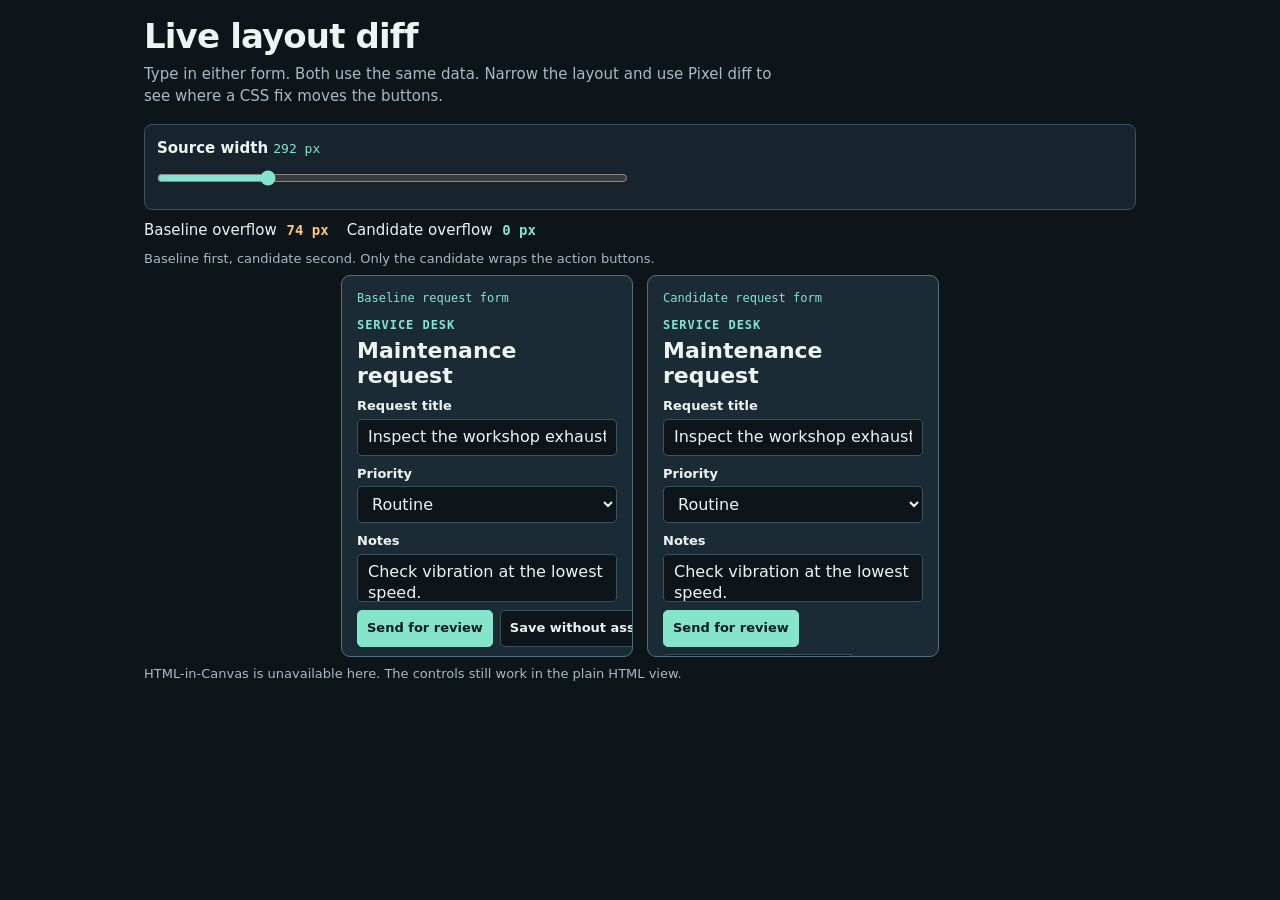
<file: docs/live/layout.html>
<!doctype html>
<html lang="en">
<head>
  <meta charset="utf-8">
  <meta name="viewport" content="width=device-width, initial-scale=1">
  <meta name="color-scheme" content="dark">
  <meta http-equiv="Content-Security-Policy" content="default-src 'none'; script-src 'self'; style-src 'self'; img-src data: blob:; base-uri 'none'; form-action 'none'">
  <title>Live layout diff</title>
  <link rel="stylesheet" href="lab.css">
  <script defer src="renderer.js"></script>
  <script defer src="layout.js"></script>
</head>
<body>
  <main class="lab">
    <header>
      <h1>Live layout diff</h1>
      <p>Type in either form. Both use the same data. Narrow the layout and use Pixel diff to see where a CSS fix moves the buttons.</p>
    </header>
    <div class="controls">
      <label id="width-control" for="panel-width">Source width <output id="width-value" for="panel-width">292 px</output>
        <input id="panel-width" type="range" min="240" max="470" value="292">
      </label>
      <label id="view-control" for="view">View
        <select id="view">
          <option value="edit">Edit both forms</option>
          <option value="wipe">Wipe between versions</option>
          <option value="diff">Pixel diff</option>
        </select>
      </label>
      <label id="wipe-control" for="wipe" hidden>Wipe position
        <input id="wipe" type="range" min="0" max="100" value="50">
      </label>
      <button id="export" type="button" hidden>Save PNG</button>
    </div>
    <div class="measurements" aria-live="polite">
      <p>Baseline overflow <strong id="before-overflow">—</strong></p>
      <p>Candidate overflow <strong id="after-overflow">—</strong></p>
    </div>
    <p id="view-note" class="caption">Baseline first, candidate second. Only the candidate wraps the action buttons.</p>
    <canvas id="scene" content="drawable" layoutsubtree aria-label="Live comparison of two maintenance-request layouts">
      <section class="ticket baseline" id="baseline" drawable aria-label="Baseline request form"></section>
      <section class="ticket candidate" id="candidate" drawable aria-label="Candidate request form"></section>
    </canvas>
    <div id="plain" class="plain" hidden></div>
    <p id="engine" role="status" class="caption">Preparing the comparison.</p>
    <template id="ticket-template">
      <div class="ticket-title"><span>Service desk</span><h2>Maintenance request</h2></div>
      <label>Request title<input data-field="title" type="text" value="Inspect the workshop exhaust" spellcheck="false"></label>
      <label>Priority<select data-field="priority"><option>Routine</option><option>Urgent</option></select></label>
      <label>Notes<textarea data-field="notes" rows="2" spellcheck="false">Check vibration at the lowest speed.</textarea></label>
      <div class="actions">
        <button type="button" data-status="Ready for review">Send for review</button>
        <button type="button" data-status="Saved as unassigned">Save without assigning</button>
      </div>
      <output class="ticket-status" aria-live="polite">Draft</output>
    </template>
  </main>
</body>
</html>
</file>
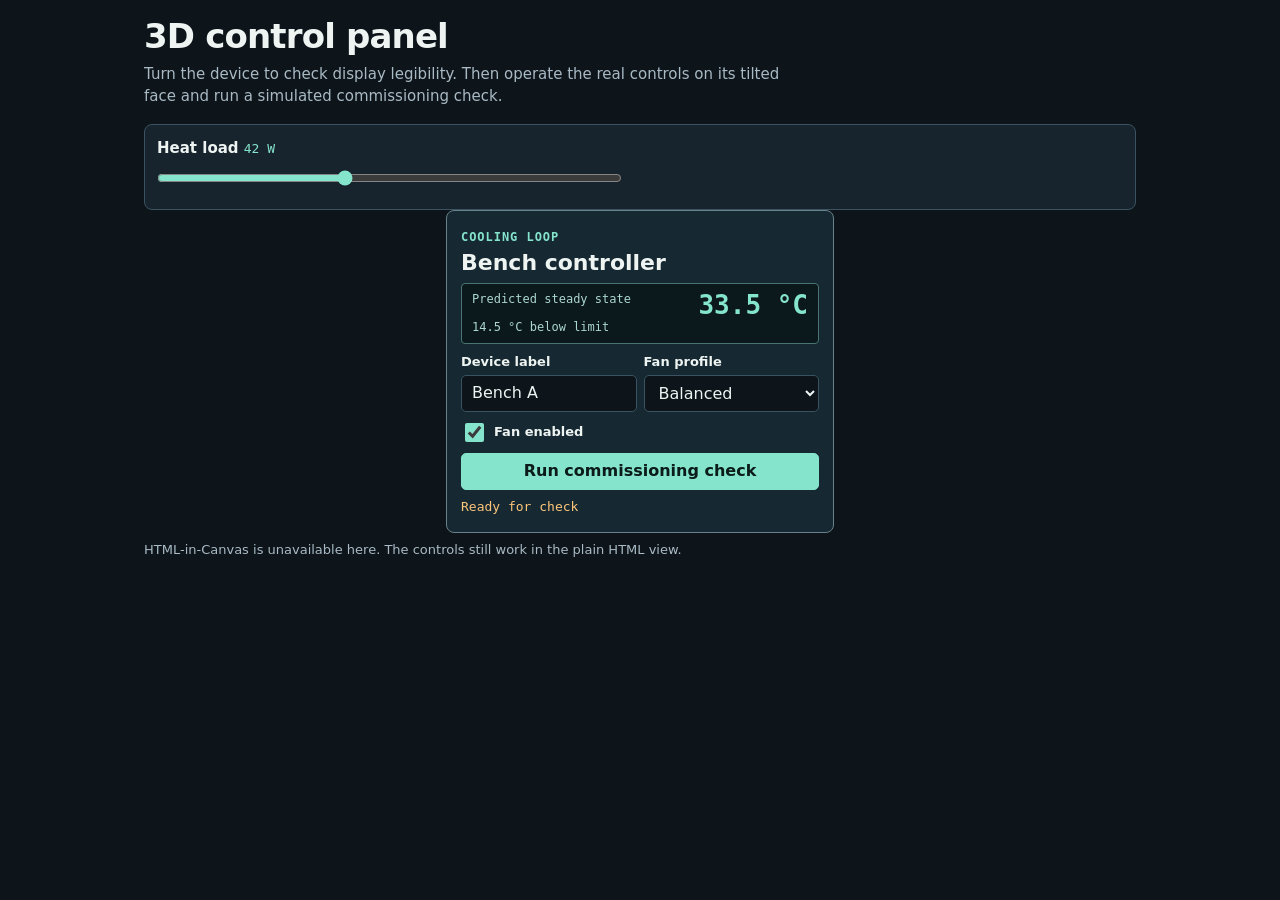
<file: docs/live/panel.html>
<!doctype html>
<html lang="en">
<head>
  <meta charset="utf-8">
  <meta name="viewport" content="width=device-width, initial-scale=1">
  <meta name="color-scheme" content="dark">
  <meta http-equiv="Content-Security-Policy" content="default-src 'none'; script-src 'self'; style-src 'self'; img-src data: blob:; base-uri 'none'; form-action 'none'">
  <title>3D control panel</title>
  <link rel="stylesheet" href="lab.css">
  <script defer src="renderer.js"></script>
  <script defer src="panel.js"></script>
</head>
<body>
  <main class="lab">
    <header>
      <h1>3D control panel</h1>
      <p>Turn the device to check display legibility. Then operate the real controls on its tilted face and run a simulated commissioning check.</p>
    </header>
    <div class="controls panel-controls">
      <label id="angle-control" for="angle">View angle <output id="angle-value" for="angle">−26°</output>
        <input id="angle" type="range" min="-42" max="42" value="-26">
      </label>
      <label for="load">Heat load <output id="load-value" for="load">42 W</output>
        <input id="load" type="range" min="10" max="90" value="42">
      </label>
      <button id="front" type="button">Front view</button>
      <button id="export" type="button" hidden>Save PNG</button>
    </div>
    <canvas id="scene" class="instrument-scene" content="drawable" layoutsubtree aria-label="Simulated cooling controller with interactive controls on its front surface">
      <section class="instrument" id="controller" drawable aria-label="Cooling controller">
        <header class="instrument-title"><span>Cooling loop</span><h2>Bench controller</h2></header>
        <div class="readout">
          <span>Predicted steady state</span>
          <output id="temperature">—</output>
          <span id="margin">—</span>
        </div>
        <div class="instrument-data">
          <label>Device label<input id="device" type="text" value="Bench A" spellcheck="false"></label>
          <label>Fan profile<select id="profile"><option value="2">Quiet</option><option value="4" selected>Balanced</option><option value="6">High flow</option></select></label>
        </div>
        <label class="check"><input id="enabled" type="checkbox" checked> Fan enabled</label>
        <button id="commission" type="button">Run commissioning check</button>
        <output id="result" class="instrument-result" aria-live="polite">Ready for check</output>
      </section>
    </canvas>
    <div id="plain" class="plain" hidden></div>
    <p id="engine" role="status" class="caption">Preparing the controller.</p>
  </main>
</body>
</html>
</file>
<file: docs/workbench/workbench.css>
:root {
  color-scheme: dark;
  --paper: #131d25;
  --panel: #1b2834;
  --plot: #101a25;
  --rule: #3c5261;
  --ink: #eef2e7;
  --muted: #adbdc5;
  --accent: #f3c98b;
  --selected: #294755;
  --body: "Segoe UI", system-ui, sans-serif;
  --display: Cambria, Georgia, serif;
  --mono: "IBM Plex Mono", Consolas, monospace;
}
* { box-sizing: border-box; }
body { margin: 0; background: var(--paper); color: var(--ink); font: 15px/1.5 var(--body); }
a { color: var(--accent); }
:focus-visible { outline: 2px solid var(--accent); outline-offset: 3px; }
[hidden] { display: none !important; }
.sr-only, .skip:not(:focus) { position: absolute; width: 1px; height: 1px; overflow: hidden; clip-path: inset(50%); }
.skip:focus { position: fixed; z-index: 3; top: .5rem; left: .5rem; background: var(--paper); padding: .5rem; }
.masthead {
  display: flex; justify-content: space-between; align-items: baseline; flex-wrap: wrap; gap: .4rem 1.4rem;
  padding: .8rem clamp(1rem, 3vw, 2.4rem); border-bottom: 1px solid var(--rule); background: var(--plot);
}
.brand { text-decoration: none; color: var(--ink); font: 600 1.35rem var(--display); }
.local, .category { color: var(--accent); font: .8rem/1.5 var(--mono); }
.layout { display: grid; grid-template-columns: 224px minmax(0, 1fr); max-width: 1700px; margin: auto; }
.catalog { min-width: 0; padding: 1.1rem .8rem; border-right: 1px solid var(--rule); }
.catalog summary { padding: .25rem .35rem .65rem; cursor: pointer; font-weight: 700; }
#catalog-count { color: var(--muted); font: .78rem var(--mono); }
.catalog input, .catalog select { width: 100%; margin-bottom: .55rem; }
.catalog ul { list-style: none; margin: .3rem 0 0; padding: 0; max-height: 76vh; overflow: auto; }
.catalog a { display: block; padding: .48rem .55rem; color: var(--ink); text-decoration: none; border-left: 2px solid transparent; }
.catalog a:hover, .catalog a[aria-current] { background: var(--selected); border-left-color: var(--accent); }
main { min-width: 0; padding: 1.35rem clamp(.9rem, 2.5vw, 2rem) 2rem; }
.project-header { border-bottom: 1px solid var(--rule); padding-bottom: .95rem; margin-bottom: 1rem; }
.project-header p { margin: .35rem 0 0; max-width: 78ch; }
.project-header h1 { font: 600 clamp(1.9rem, 4vw, 3rem)/1.08 var(--display); margin: .28rem 0; text-wrap: balance; }
#project-summary, #project-guide, #renderer-status, #notice { color: var(--muted); }
.workspace { display: grid; grid-template-columns: minmax(0, 1fr) minmax(235px, 290px); gap: 1rem; align-items: start; }
.stage, .inspector { min-width: 0; border: 1px solid var(--rule); background: var(--panel); }
.scene-toolbar, .button-row { display: flex; flex-wrap: wrap; align-items: center; gap: .45rem; }
.scene-toolbar { padding: .6rem; }
.scene-toolbar select { max-width: min(100%, 220px); min-width: 0; }
.scene-footer { border-bottom: 1px solid var(--rule); }
#scene-surface { position: relative; width: 100%; height: clamp(365px, 53vh, 540px); background: var(--plot); }
canvas { display: block; width: 100%; height: 100%; }
#scene-surface.placing, #scene-surface.placing canvas { cursor: crosshair; }
#scene-surface.panning canvas { cursor: grab; touch-action: none; }
#scene-surface.panning canvas:active { cursor: grabbing; }
#flat-annotation { position: absolute; inset: 0; pointer-events: none; }
#flat-annotation #annotation { position: absolute; pointer-events: auto; }
#annotation {
  width: 164px; display: flex; flex-direction: column; gap: 4px;
  padding: 7px 8px; border: 1px solid #8ba8b2; background: #223749; color: var(--ink);
  box-shadow: 0 3px 8px #09101b80;
}
#annotation label { font: 600 11px/1.35 var(--mono); color: var(--accent); overflow-wrap: anywhere; }
#annotation-note { min-height: 37px; padding: 3px 4px; font: 12px/1.35 var(--body); resize: none; }
#renderer-status { font-size: .78rem; }
.results { padding: .65rem .75rem; }
.results p { margin: 0 0 .45rem; }
.results dl { display: grid; grid-template-columns: repeat(auto-fit, minmax(min(135px, 100%), 1fr)); gap: .42rem; margin: 0; }
.results dl div { min-width: 0; padding: .35rem .45rem; background: var(--plot); border-left: 2px solid var(--rule); }
.results dt { color: var(--muted); font-size: .79rem; }
.results dd { margin: .1rem 0; overflow-wrap: anywhere; font: .83rem/1.4 var(--mono); }
.results ul, #source-list { margin: .5rem 0 0; padding-left: 1.15rem; overflow-wrap: anywhere; }
input, select, textarea, button { font: inherit; color: var(--ink); }
input, select, textarea { max-width: 100%; border: 1px solid var(--rule); background: var(--plot); padding: .36rem .45rem; border-radius: 3px; }
textarea { width: 100%; resize: vertical; }
input[type=range], input[type=checkbox] { accent-color: var(--accent); }
button { border: 1px solid #63808d; border-radius: 3px; background: var(--plot); padding: .34rem .56rem; cursor: pointer; }
button:hover, button[aria-pressed=true] { background: var(--selected); border-color: var(--accent); }
button:disabled { opacity: .55; cursor: default; }
.inspector-section { padding: .72rem .8rem; border-bottom: 1px solid var(--rule); }
.inspector-section:last-child { border: 0; }
.inspector h2 { font: 600 1.15rem var(--display); margin: 0 0 .55rem; }
.inspector p { font-size: .83rem; margin: .35rem 0 .6rem; overflow-wrap: anywhere; }
.field { display: grid; grid-template-columns: minmax(0, 1fr) auto; align-items: center; gap: .2rem .5rem; margin: .5rem 0; }
.field label { font-size: .85rem; grid-column: 1; }
.field output { color: var(--muted); font: .75rem var(--mono); }
.field input:not([type=checkbox]), .field textarea, .field select { grid-column: 1 / -1; width: 100%; min-width: 0; }
.field input[type=checkbox] { justify-self: end; }
.field button { justify-self: start; }
#source-files { display: block; width: 100%; margin-top: .3rem; }
#source-list { font-size: .82rem; }
#source-list button { margin-left: .35rem; font-size: .75rem; }
#project-actions:not(:empty) { margin-top: .7rem; }
@media (max-width: 1000px) {
  .layout { grid-template-columns: 190px minmax(0, 1fr); }
  .workspace { grid-template-columns: minmax(0, 1fr); }
}
@media (max-width: 650px) {
  .layout { display: block; }
  .catalog { border: 0; border-bottom: 1px solid var(--rule); padding: .45rem .85rem; }
  .catalog ul { max-height: 38vh; }
  #scene-surface { height: 400px; }
  .scene-toolbar select { max-width: 175px; }
}
.embedded .masthead, .embedded .catalog { display: none; }
.embedded .layout { display: block; }
.embedded main { padding: 14px; }
.embedded #scene-surface { height: 400px; }
</file>
<file: docs/live/atlas/atlas.css>
:root {
  color-scheme: dark;
  --page:#131c27; --stage:#0e1923; --panel:#203141; --rule:#435970;
  --ink:#eef3ef; --muted:#b4c5cc; --teal:#8be0c6; --amber:#ffbf76;
  --mono:Consolas,ui-monospace,monospace; --body:"Segoe UI",system-ui,sans-serif;
}
* { box-sizing:border-box; }
[hidden] { display:none !important; }
body { margin:0; background:var(--page); color:var(--ink); font:15px/1.5 var(--body); }
a { color:var(--teal); text-underline-offset:3px; }
:focus-visible { outline:2px solid var(--amber); outline-offset:2px; }
.mast { display:flex; flex-wrap:wrap; justify-content:space-between; gap:8px 18px; border-bottom:1px solid var(--rule); padding:10px max(12px,4vw); background:var(--stage); }
main { width:min(100%,1100px); margin:auto; padding:16px clamp(11px,3vw,25px) 40px; }
h1,h2 { margin:0 0 7px; font-family:Cambria,Georgia,serif; line-height:1.12; text-wrap:balance; }
h1 { font-size:clamp(29px,5vw,48px); } h2 { font-size:clamp(25px,4vw,36px); }
main p { max-width:77ch; margin:0 0 11px; color:var(--muted); }
nav { display:flex; flex-wrap:wrap; gap:5px 8px; padding:9px 0; border-block:1px solid var(--rule); margin:14px 0 18px; }
nav a { padding:6px 10px; border:1px solid transparent; text-decoration:none; }
nav a[aria-current] { background:var(--stage); border-color:var(--teal); color:var(--ink); }
.controls { display:flex; flex-wrap:wrap; align-items:center; gap:8px 13px; margin:12px 0 7px; padding:9px; border:1px solid var(--rule); background:var(--panel); }
.controls label { display:flex; flex-wrap:wrap; align-items:center; gap:7px; }
.controls output, .status { color:var(--teal); font:13px/1.4 var(--mono); overflow-wrap:anywhere; }
.controls input[type="range"] { width:min(180px,100%); }
button,select,input,textarea { min-width:0; max-width:100%; color:var(--ink); font:inherit; }
button, select, input:not([type="range"],[type="checkbox"]), textarea { background:var(--stage); border:1px solid var(--rule); border-radius:4px; padding:5px 8px; }
button { cursor:pointer; } button:hover { border-color:var(--teal); } button:disabled { opacity:.5; cursor:default; }
input[type="checkbox"], input[type="range"] { accent-color:var(--teal); }
canvas { width:100%; height:440px; display:block; border:1px solid var(--rule); background:var(--stage); }
.experiment-worker canvas { height:470px; }
.experiment-geometry canvas { height:270px; }
.experiment-dirty canvas { height:270px; }
.source { overflow:hidden; display:flex; flex-direction:column; gap:7px; background:#223746; border:1px solid #607e86; border-radius:7px; padding:12px; font-size:14px; line-height:1.35; color:var(--ink); }
.source h3 { margin:0; font:600 22px/1.12 Cambria,Georgia,serif; }
.source p { margin:0; font-size:14px; }
.source label { font-size:13px; font-weight:600; display:block; }
.source label > :is(input,select,textarea) { display:block; width:100%; font-size:16px; }
.source output { font:12px/1.4 var(--mono); color:var(--teal); }
.dispatch { width:340px; height:165px; background:#eee9d4; color:#202a30; }
.dispatch input, .ink-source :is(textarea,select) { color:#13202b; border-color:#687e7c; background:#fffdf3; }
.notice { width:360px; height:215px; position:relative; overflow:visible; }
.notice-copy { max-width:33ch; }
.signoff { width:213px; height:173px; position:absolute; top:146px; left:10px; background:#3c382a; border-color:#ae8858; }
.dock { width:242px; height:113px; }
.overlap { width:338px; height:136px; position:relative; }
.overlap button { width:252px; position:absolute; top:65px; left:42px; min-height:44px; text-align:left; }
.history { background:#324457; }
.history button { background:#647587; }
.drawer { background:#6c481f; }
.drawer button { text-align:right; background:#a45a1e; }
.ink-source { width:342px; height:202px; background:#fffbed; color:#152631; }
.ink-source textarea { resize:none; }
.method { border-left:2px solid var(--amber); padding-left:10px; }
.status { margin:7px 0; }
.research { margin-top:21px; padding:10px; border:1px solid var(--rule); }
.research summary { cursor:pointer; color:var(--teal); margin-bottom:6px; }
.plain { display:flex; flex-wrap:wrap; gap:8px; padding:8px; }
.plain .source { max-width:100%; height:auto; position:static; }
.plain .overlap button { position:static; }
@media (max-width:680px) {
  canvas { height:525px; }
  .experiment-worker canvas { height:520px; }
  .experiment-geometry canvas { height:245px; }
  .experiment-dirty canvas { height:480px; }
}
</file>
<file: docs/live/batch-two/lab.css>
:root {
  color-scheme: dark;
  --page: #151e2a;
  --stage: #0d1721;
  --card: #1c2d3c;
  --line: #415765;
  --ink: #f1f5ef;
  --subtle: #b0c2ca;
  --accent: #ffca8a;
  --active: #90dec7;
  --body: "Segoe UI", system-ui, sans-serif;
  --head: Cambria, Georgia, serif;
  --mono: Consolas, ui-monospace, monospace;
}
* { box-sizing: border-box; }
[hidden] { display: none !important; }
body { margin: 0; background: var(--page); color: var(--ink); font: 15px/1.5 var(--body); }
a { color: var(--active); text-underline-offset: 3px; }
:focus-visible { outline: 2px solid var(--accent); outline-offset: 3px; }
.masthead { display: flex; flex-wrap: wrap; justify-content: space-between; align-items: center; gap: 12px; padding: 10px clamp(12px,3vw,36px); border-bottom: 1px solid var(--line); background: var(--stage); }
.masthead a { font-size: 13px; }
.masthead span { color: var(--accent); font: 600 1.2rem var(--head); }
.layout { display: grid; grid-template-columns: 245px minmax(0,1fr); max-width: 1480px; margin: auto; }
nav { padding: 12px; min-width: 0; border-right: 1px solid var(--line); }
nav summary { cursor: pointer; font-weight: 600; margin-bottom: 8px; }
nav output, #technique { color: var(--accent); font: 12px/1.5 var(--mono); }
nav label { margin: 5px 0; }
nav :is(input,select) { width: 100%; }
nav ul { list-style: none; max-height: 72vh; overflow: auto; margin: 10px 0 0; padding: 0; }
nav li a { display: block; padding: 5px 6px; color: var(--ink); text-decoration: none; border-left: 2px solid transparent; }
nav li a:hover, nav li a[aria-current] { background: var(--card); border-color: var(--accent); }
main { min-width: 0; padding: 16px clamp(10px,2.5vw,32px) 30px; }
.project-header { border-bottom: 1px solid var(--line); padding-bottom: 10px; margin-bottom: 12px; }
.project-header p { margin: 0 0 5px; max-width: 72ch; }
.project-header h1 { margin: 1px 0 6px; font: 600 clamp(1.85rem,4vw,3.2rem)/1.08 var(--head); text-wrap: balance; }
#summary, #try-it, #status, .mechanism p { color: var(--subtle); }
.experiment { border: 1px solid var(--line); background: var(--card); }
#try-it { max-width: 78ch; margin: 0; padding: .65rem .8rem; }
.controls { display: flex; flex-wrap: wrap; align-items: end; gap: 8px 12px; padding: 0 .8rem .75rem; }
.controls > label { flex: 1 1 140px; max-width: 260px; }
.controls > :is(p,output) { margin: 0; font: .82rem/1.4 var(--mono); color: var(--accent); }
.controls input[type="range"] { display: block; }
#stage { min-width: 0; background: var(--stage); }
canvas { display: block; width: 100%; height: clamp(410px,56vh,570px); }
.experiment footer { display: flex; flex-wrap: wrap; align-items: center; justify-content: space-between; gap: 8px; padding: .65rem .8rem; }
#status { margin: 0; font-size: 13px; }
.mechanism { margin-top: 16px; border-left: 2px solid var(--accent); padding-left: 12px; }
.mechanism h2 { margin: 0; font: 600 1.2rem var(--head); }
.mechanism p { max-width: 80ch; margin: 5px 0 0; }
button,input,select,textarea { font: inherit; min-width: 0; max-width: 100%; color: var(--ink); }
button,input:not([type="range"],[type="checkbox"],[type="radio"],[type="color"]),select,textarea {
  border: 1px solid var(--line); background: var(--stage); border-radius: 4px; padding: 6px 8px;
}
button { cursor: pointer; font-weight: 600; }
button:hover { border-color: var(--active); }
button[aria-pressed="true"] { color: var(--active); border-color: var(--active); }
input[type="range"], input[type="checkbox"], input[type="radio"] { accent-color: var(--active); }
label { display: block; font-size: 13px; font-weight: 600; }
label > :is(input:not([type="checkbox"],[type="radio"]),select,textarea) { display: block; width: 100%; }
textarea { resize: none; }
.live-source {
  box-sizing: border-box; overflow: hidden; display: flex; flex-direction: column; gap: 7px;
  padding: 13px; border: 1px solid #63818e; border-radius: 8px; background: #20384a; color: var(--ink);
  font-size: 14px; line-height: 1.35;
}
.live-source p { margin: 0; }
.live-source :is(h2,h3) { margin: 0; font: 600 1.25rem/1.15 var(--head); }
.source-kicker { color: var(--active); font: 12px/1.45 var(--mono); }
.source-title { color: var(--ink); }
.source-grid { display: grid; grid-template-columns: 1fr 1fr; gap: 7px; }
.source-actions { display: flex; flex-wrap: wrap; gap: 6px; }
.source-status { color: var(--accent); font: 12px/1.35 var(--mono); overflow-wrap: anywhere; }
.measure-stripe-panel { position: relative; }
.measure-stripes { position: absolute; left: 15px; top: 133px; width: calc(100% - 30px); height: 36px; display: flex; overflow: hidden; background: #fff; }
.measure-stripes span { flex: none; }
.measure-scroll { overflow-y: auto; padding: 4px; border: 1px solid var(--line); background: var(--stage); max-height: 147px; }
.measure-scroll label { display: flex; gap: 5px; align-items: center; min-height: 31px; }
.measure-numeric { font-family: var(--mono); letter-spacing: .08em; }
.measure-alert { color: #12191c; padding: 8px; font-weight: 700; border-radius: 4px; }
.measure-keys button { min-height: 35px; }
.fallback { display: flex; flex-wrap: wrap; gap: 12px; padding: 12px; }
.fallback .live-source { max-width: 100%; }
@media (max-width: 690px) {
  .layout { display: block; }
  nav { border-right: 0; border-bottom: 1px solid var(--line); padding: 7px 12px; }
  nav ul { max-height: 36vh; }
  canvas { height: 475px; }
}
</file>
<file: docs/live/oddities/pages.css>
:root { color-scheme:dark; background:#100e15; color:#f3ece4; font:16px/1.55 system-ui,sans-serif; --gold:#ffc38e; --line:#513f48; }
* { box-sizing:border-box; }
body { margin:0; }
[hidden] { display:none !important; }
a { color:var(--gold); text-underline-offset:.22em; }
main,.mast { max-width:1120px; margin:auto; padding-inline:clamp(13px,4vw,44px); }
.mast { display:flex; justify-content:space-between; flex-wrap:wrap; gap:.4rem 1rem; border-bottom:1px solid var(--line); padding-block:.85rem; font-size:.9rem; }
.intro { margin:clamp(1.8rem,5vw,4rem) 0 1.25rem; }
.intro p { max-width:55ch; }
h1,h2,h3 { font-family:Georgia,serif; font-weight:700; line-height:1.05; margin:0; }
h1 { font-size:clamp(2.65rem,8vw,6.1rem); letter-spacing:-.07em; color:#fff0db; }
h2 { font-size:clamp(2rem,5vw,3.8rem); letter-spacing:-.05em; }
h3 { font-size:1.15rem; margin-bottom:.4rem; }
nav { display:flex; flex-wrap:wrap; gap:.5rem; margin-bottom:1.45rem; }
nav a { padding:.4rem .7rem; border:1px solid var(--line); border-radius:.2rem; text-decoration:none; }
nav a[aria-current] { color:#2a1423; background:var(--gold); border-color:var(--gold); }
#scene { border-top:1px solid var(--line); padding-block:1.4rem 3rem; }
#scene > p { max-width:66ch; }
.controls { display:flex; flex-wrap:wrap; align-items:center; gap:.55rem 1rem; background:#27212b; padding:.67rem; border:1px solid var(--line); border-bottom:0; }
.controls label { display:flex; align-items:center; flex-wrap:wrap; gap:.5rem; }
.controls input { max-width:135px; accent-color:var(--gold); }
button,textarea,select,input { font:inherit; }
button,select { color:inherit; background:#1c1521; border:1px solid #766373; border-radius:.22rem; padding:.3rem .55rem; }
button { cursor:pointer; }
:focus-visible { outline:2px solid #f1ab57; outline-offset:2px; }
output,.status { color:#ffc99a; font:.82rem/1.4 ui-monospace,monospace; }
canvas { display:block; width:100%; max-width:100%; background:#1c1421; border:1px solid var(--line); }
.rain-canvas { aspect-ratio:720/484; }
.witness-canvas { aspect-ratio:720/390; }
.billboard-canvas { aspect-ratio:720/490; }
.theater-canvas { aspect-ratio:720/450; }
.exhibits { display:grid; grid-template-columns:repeat(2,minmax(0,1fr)); gap:.75rem; margin-top:.85rem; }
.exhibits canvas { aspect-ratio:440/390; }
.method { border-left:2px solid var(--gold); padding-left:.75rem; }
textarea, .sign-plate input, .script input { resize:none; border-radius:0; }
#headline { display:block; width:600px; height:212px; padding:0 6px; border:0; background:transparent; color:#211a23; font:900 84px/.97 Georgia,serif; text-align:center; overflow:hidden; caret-color:#8f2934; }
#headline:focus-visible { outline:2px dashed #8f2934; outline-offset:-3px; }
.comic-panel { position:relative; overflow:hidden; width:720px; height:390px; border:0; background:linear-gradient(180deg,#845f80 0%,#eeaa81 62%,#62536c 63%,#2c3749 100%); color:#271c30; }
.comic-caption { position:absolute; left:19px; top:15px; color:#2c1721; background:#fde3ac; padding:5px 9px; font:800 14px ui-monospace,monospace; letter-spacing:.05em; z-index:2; }
.witness { position:absolute; z-index:2; top:56px; display:block; width:228px; padding:9px 13px; border:3px solid #332333; border-radius:19px; background:#fff3d5; font:700 17px/1.1 system-ui,sans-serif; }
.witness::after { content:""; width:17px; height:19px; background:#fff3d5; border-right:3px solid #332333; border-bottom:3px solid #332333; position:absolute; bottom:-11px; left:45%; transform:rotate(45deg); }
.witness span { display:block; font:800 12px ui-monospace,monospace; text-transform:uppercase; letter-spacing:.07em; color:#765164; }
.witness textarea { position:relative; display:block; width:100%; min-height:82px; margin-top:4px; padding:2px; color:#342133; background:transparent; border:0; font:700 18px/1.18 system-ui,sans-serif; }
.witness-a { left:27px; }
.witness-b { right:27px; }
.garden,.repair,.machine { position:absolute; top:208px; width:90px; height:99px; border:4px solid #321e31; background:#d38f70; border-radius:45% 45% 25% 25%; }
.garden { left:92px; }
.repair { right:89px; background:#9ebcaa; }
.garden::before,.repair::before { position:absolute; left:-11px; right:-11px; top:15px; height:14px; background:#2d233b; border-radius:20px; content:""; }
.garden i,.repair i { position:absolute; left:21px; right:21px; top:41px; height:10px; background:radial-gradient(circle at 23% 50%,#35243a 0 4px,transparent 5px),radial-gradient(circle at 77% 50%,#35243a 0 4px,transparent 5px); }
.garden b,.repair b { position:absolute; left:31px; top:68px; width:25px; height:5px; border-radius:50%; background:#59404f; }
.machine { left:317px; top:219px; width:94px; height:74px; border-radius:12px; background:#cbc4f8; transform:rotate(21deg); }
.machine i { position:absolute; left:12px; right:12px; top:10px; height:21px; border-radius:9px; background:#4b5275; }
.machine b { position:absolute; left:18px; right:18px; bottom:-12px; height:19px; border-radius:9px; background:#241f35; z-index:-1; }
.fountain { position:absolute; inset:auto 192px 26px; height:76px; border-radius:50%; background:radial-gradient(ellipse,#9dd8c8 0 41%,#7ca3bb 42% 59%,#e0b8bd 60% 68%,#57465c 69%); }
.fountain i { position:absolute; left:48%; bottom:42%; height:106px; width:83px; border-radius:50% 50% 0 0; transform:rotate(13deg); border:5px solid #e2eacf; border-bottom:0; border-right-color:transparent; }
.sign-plate { display:flex; flex-direction:column; justify-content:center; gap:8px; width:328px; height:100px; padding:9px 14px; color:#fff7d5; background:#152b2c; border:2px solid #8cc0a1; }
.sign-plate.street { color:#ffe0ad; background:#352334; border-color:#d19e87; }
.sign-plate span,.script span { font:700 13px ui-monospace,monospace; letter-spacing:.08em; }
.sign-plate input { min-width:0; color:inherit; padding:0; background:transparent; border:0; font:900 34px/1.13 Georgia,serif; }
.script { display:grid; align-content:center; gap:5px; width:590px; height:87px; padding:7px 12px; color:#302530; background:#f9dfad; border:2px solid #805461; }
.script input { color:#302530; background:transparent; padding:0; border:0; border-bottom:1px solid #a46770; font:700 28px/1.1 Georgia,serif; }
.punctuation { display:grid; place-items:center; width:112px; height:132px; color:#fff0c7; background:transparent; font:900 116px/.95 Georgia,serif; }
.punctuation[data-face="mono"] { font-family:"Courier New",monospace; }
.punctuation[data-face="sans"] { font-family:Arial,sans-serif; }
.plain { display:flex; flex-wrap:wrap; gap:6px; padding:.6rem; background:#28212c; }
.plain > * { max-width:100%; }
.plain #headline { background:#efe2c4; height:auto; font-size:clamp(24px,7vw,61px); }
.plain .comic-panel { display:grid; gap:8px; padding:12px; height:auto; }
.plain .comic-panel > :is(.comic-caption,.witness) { position:relative; inset:auto; max-width:100%; }
.plain .comic-panel > [aria-hidden] { display:none; }
.plain .punctuation { display:none; }
@media(max-width:550px) {
  .exhibits { grid-template-columns:minmax(0,1fr); }
  .mast { font-size:.8rem; }
}
</file>
<file: docs/live/studio/studio.css>
:root {
  color-scheme: dark;
  color: #f5eee2;
  background: #141317;
  font: 16px/1.55 system-ui, sans-serif;
  --line: #49434b;
  --accent: #ffc18c;
}
* { box-sizing: border-box; }
body { margin: 0; }
[hidden] { display: none !important; }
a { color: var(--accent); text-underline-offset: .2em; }
button, input, select, textarea { font: inherit; }
button, select {
  border: 1px solid #655961;
  border-radius: .25rem;
  background: #211b23;
  color: #faf5ed;
  padding: .38rem .7rem;
}
button { cursor: pointer; }
:focus-visible { outline: 2px solid #ffa958; outline-offset: 2px; }
input { accent-color: #ffc18c; }
.mast {
  max-width: 1200px;
  margin: auto;
  padding: 1rem clamp(14px,4vw,42px);
  display: flex;
  flex-wrap: wrap;
  justify-content: space-between;
  gap: .4rem 1rem;
  border-bottom: 1px solid var(--line);
  font-size: .9rem;
}
main { max-width: 1200px; margin: auto; padding: 0 clamp(14px,4vw,42px) 3rem; }
.intro { margin: 2.5rem 0 1.4rem; }
h1, h2 { margin: 0; font-family: Georgia, serif; line-height: 1.08; }
h1 { font-size: clamp(2.9rem,8vw,6.4rem); letter-spacing: -.07em; }
h2 { font-size: clamp(1.9rem,4vw,3rem); letter-spacing: -.045em; }
.intro p, #experiment > p { max-width: 64ch; }
nav { display: flex; gap: .45rem; flex-wrap: wrap; margin: 0 0 1.8rem; }
nav a { border: 1px solid var(--line); border-radius: .3rem; padding: .4rem .72rem; text-decoration: none; }
nav a[aria-current] { background: var(--accent); border-color: var(--accent); color: #231313; }
#experiment { border-top: 1px solid var(--line); padding-top: 1.25rem; }
.controls { display: flex; flex-wrap: wrap; gap: .5rem 1.05rem; align-items: center; padding: .75rem; background: #28222a; }
.controls label { display: flex; align-items: center; flex-wrap: wrap; gap: .45rem; }
.controls input[type="range"] { max-width: 120px; }
canvas { display: block; width: 100%; height: 455px; background: #212028; border: 1px solid var(--line); }
.status { color: #eac5a2; font: .84rem/1.45 ui-monospace, monospace; }
.method { color: #ddcdd4; border-left: 2px solid var(--accent); padding-left: .8rem; }
.reference { font-size: .9rem; }
.plain { padding: .7rem 0; }
.plain .art { max-width: 100%; }
.sr-only { position: absolute; width: 1px; height: 1px; padding: 0; overflow: hidden; clip-path: inset(50%); white-space: nowrap; }
.art { display: block; box-sizing: border-box; color: #21182a; }
.art label { display: block; font-size: 12px; font-weight: 700; }
.art input, .art textarea { display: block; width: 100%; border: 0; border-radius: 0; color: inherit; margin-top: 3px; padding: 3px 5px; }
.art input:focus, .art textarea:focus { outline: 2px solid #df5a36; outline-offset: -2px; }
.master { width: 290px; height: 279px; padding: 19px; background: #fff8e7; }
.master span, .master footer { font: 700 11px/1.6 ui-monospace, monospace; letter-spacing: .04em; }
.master label { margin-top: 11px; }
.master input { font: 900 25px/1.2 Georgia, serif; background: transparent; border-bottom: 1px solid #bbb0a5; }
.orb { width: 132px; height: 132px; margin: 12px auto; border-radius: 50%; background: repeating-linear-gradient(143deg,#20202c 0 7px,transparent 7px 13px); border: 4px solid #20202c; }
.slate { width: 290px; height: 95px; padding: 11px 15px; border-radius: 5px; color: #15142c; background: #f4df9c; border: 3px solid #312747; }
.slate span { font: 700 10px ui-monospace, monospace; letter-spacing: .18em; }
.slate input { font: 900 24px/1.1 Georgia, serif; background: #fcf0be; }
.script { width: 340px; min-height: 215px; padding: 17px 18px; border: 2px solid #f4b77d; border-radius: 7px; color: #ffeed3; background: #261b28; }
.script .chapter { margin: 0 0 6px; color: #ffc587; font: 700 10px ui-monospace, monospace; letter-spacing: .12em; }
.script h3 { margin: 0; font: 700 25px/1.1 Georgia, serif; }
.script p { margin: .5rem 0; }
.script button { margin: 3px 2px 0 0; padding: 5px 7px; font-size: 13px; border-color: #ae846a; }
.comic { position: relative; width: 530px; height: 365px; overflow: visible; border: 5px solid #15111d; background: radial-gradient(ellipse at 30% 82%, #d77273 0 13%, transparent 14%), linear-gradient(156deg, #312044, #100d20 75%); }
.caption { position: absolute; top: 10px; left: 10px; padding: 5px 7px; background: #ffd894; border: 2px solid #261a2d; font: 900 12px ui-monospace, monospace; }
.stars { position: absolute; inset: 12% 0 0; background: radial-gradient(circle at 8% 24%, #ffe5b0 0 2px, transparent 3px),radial-gradient(circle at 36% 46%, #ffabba 0 2px, transparent 3px),radial-gradient(circle at 79% 13%, #ffe5b0 0 2px, transparent 3px),radial-gradient(circle at 69% 58%, #ffabba 0 2px, transparent 3px),radial-gradient(circle at 95% 35%, #ffe5b0 0 2px, transparent 3px); }
.pilot, .bot { position: absolute; bottom: 25px; width: 114px; height: 114px; border: 5px solid #171120; }
.pilot { left: 64px; background: #e4a78b; border-radius: 50% 50% 30% 30%; }
.bot { right: 64px; background: #88c5be; border-radius: 20% 20% 28% 28%; }
.pilot i, .bot i { position: absolute; inset: 26px 12px 40px; border-radius: 20px; border: 4px solid #19121f; background: radial-gradient(circle at 34% 50%,#fff1d5 0 6px,transparent 7px),radial-gradient(circle at 65% 50%,#fff1d5 0 6px,transparent 7px),#5c4068; }
.balloon { width: 244px; position: absolute; top: 74px; left: 136px; padding: 10px 14px; border: 3px solid #1b1528; border-radius: 16px; background: #fff2ce; }
.balloon textarea { background: #fff9e7; resize: none; line-height: 1.2; font: 700 15px/1.2 system-ui, sans-serif; }
.plain .balloon { top: 80px; left: 8%; width: 84%; }
.sign-source { display: flex; flex-direction: column; justify-content: center; gap: 6px; width: 335px; height: 132px; padding: 10px 15px; background: #102831; color: #faffcd; border: 2px solid #59aa9a; }
.sign-source > span { display: block; color: #9bffe2; font: 700 10px ui-monospace, monospace; }
.sign-source input { font: 900 28px/1.05 ui-monospace, monospace; padding: 1px 4px; margin-top: 1px; background: transparent; }
.sign-source #details { font-size: 19px; color: #b8f3d7; }
.studio-sign canvas { height: 495px; }
@media (max-width: 660px) {
  .intro { margin-top: 1.8rem; }
  canvas { height: 445px; }
  .studio-print canvas { height: 607px; }
  .studio-comic canvas { height: 360px; }
}
</file>
<file: docs/live/lab.css>
:root {
  color-scheme: dark;
  --bg: #0d141a;
  --stage: #0e1921;
  --panel: #17242e;
  --rule: #3b5361;
  --text: #eef4f2;
  --muted: #a9bac4;
  --accent: #85e4cc;
  --warm: #ffc67b;
  --sans: "Segoe UI", system-ui, sans-serif;
  --mono: Consolas, ui-monospace, monospace;
}
* { box-sizing: border-box; }
[hidden] { display: none !important; }
body { margin: 0; background: var(--bg); color: var(--text); font: 15px/1.5 var(--sans); }
.lab { --ticket-width: 292px; max-width: 1040px; margin: auto; padding: 16px clamp(10px, 2vw, 24px) 20px; }
h1 { margin: 0 0 6px; font-size: clamp(23px, 4vw, 34px); line-height: 1.2; letter-spacing: -.025em; }
header p { margin: 0 0 16px; max-width: 67ch; color: var(--muted); }
.controls { display: grid; grid-template-columns: minmax(0,1fr) minmax(0,1fr) auto; align-items: end; gap: 8px 12px; padding: 12px; background: var(--panel); border: 1px solid var(--rule); border-radius: 8px; }
.panel-controls { grid-template-columns: minmax(0,1fr) minmax(0,1fr) auto auto; }
.controls label { align-self: stretch; }
.controls input[type="range"] { height: 38px; width: 100%; margin: 0; accent-color: var(--accent); }
.controls output { color: var(--accent); font: 500 13px var(--mono); }
#wipe-control { grid-column: 1 / -1; }
#export { align-self: end; justify-self: start; }
label { display: block; font-weight: 600; }
label > :is(input:not([type="checkbox"]),select,textarea) { display: block; width: 100%; margin-top: 3px; }
input, select, textarea, button {
  min-width: 0; max-width: 100%; border: 1px solid var(--rule); border-radius: 5px;
  background: var(--bg); color: var(--text); font: 400 16px/1.3 var(--sans);
}
input:not([type="range"],[type="checkbox"]), select, textarea, button { padding: 7px 10px; min-height: 37px; }
textarea { resize: none; }
button { font-weight: 600; cursor: pointer; }
button:hover { border-color: var(--accent); }
:focus-visible { outline: 2px solid var(--accent); outline-offset: 2px; }
.measurements { display: flex; flex-wrap: wrap; gap: 6px 18px; margin: 9px 0 0; }
.measurements p { margin: 0; }
.measurements strong { margin-left: 5px; color: var(--warm); font: 600 14px var(--mono); }
.measurements p + p strong { color: var(--accent); }
.caption { margin: 7px 0; color: var(--muted); font-size: 13px; }
canvas { display: block; width: 100%; height: 500px; margin-top: 8px; background: var(--stage); border: 1px solid var(--rule); border-radius: 8px; }
.instrument-scene { height: clamp(350px, 110vw, 500px); }
.plain { display: flex; flex-wrap: wrap; justify-content: center; gap: 14px; }
.plain .ticket { width: min(100%, var(--ticket-width)); }
.plain .ticket::before { content: attr(aria-label); color: var(--accent); font: 12px var(--mono); }
.ticket {
  width: var(--ticket-width);
  height: 382px;
  padding: 15px;
  display: flex;
  flex-direction: column;
  gap: 8px;
  overflow: hidden;
  background: #1b2b36;
  border: 1px solid #537180;
  border-radius: 9px;
}
.ticket-title span, .instrument-title span { color: var(--accent); font: 600 12px/1.3 var(--mono); text-transform: uppercase; letter-spacing: .08em; }
.ticket-title h2, .instrument-title h2 { margin: 2px 0 0; font-size: 22px; line-height: 1.15; }
.ticket label { font-size: 13px; }
.ticket textarea { height: 48px; }
.actions { display: flex; flex-wrap: nowrap; gap: 7px; }
.candidate .actions { flex-wrap: wrap; }
.actions button { flex: none; max-width: none; white-space: nowrap; padding-inline: 9px; font-size: 13px; }
.actions button:first-child, .instrument button { color: #0b1b1a; background: var(--accent); border-color: var(--accent); }
.ticket-status { color: var(--accent); font: 13px var(--mono); }
.instrument {
  width: 388px;
  height: 352px;
  padding: 14px;
  display: grid;
  align-content: start;
  gap: 8px;
  background: #162932;
  border: 1px solid #69818a;
  border-radius: 8px;
}
.plain .instrument { width: min(100%, 388px); height: auto; }
.readout { display: grid; grid-template-columns: 1fr auto; gap: 1px 8px; padding: 8px 10px; background: #0b181c; border: 1px solid #487572; border-radius: 4px; }
.readout span { color: #acd8d0; font: 12px/1.3 var(--mono); }
.readout #margin { grid-column: 1 / -1; }
#temperature { grid-row: 1 / 3; grid-column: 2; align-self: center; color: var(--accent); font: 700 26px/1.02 var(--mono); }
.instrument-data { display: grid; grid-template-columns: 1fr 1fr; gap: 7px; }
.instrument label { min-width: 0; font-size: 13px; }
.instrument .check { display: flex; align-items: center; gap: 7px; }
.instrument .check input { width: 19px; height: 19px; accent-color: var(--accent); }
.instrument-result { min-height: 20px; color: var(--warm); font: 13px/1.35 var(--mono); overflow-wrap: anywhere; }
@media (max-width: 560px) {
  .controls, .panel-controls { grid-template-columns: minmax(0,1fr) minmax(0,1fr); }
  #view-control { grid-column: 1 / -1; }
  #width-control { grid-column: 1 / -1; }
}
</file>
